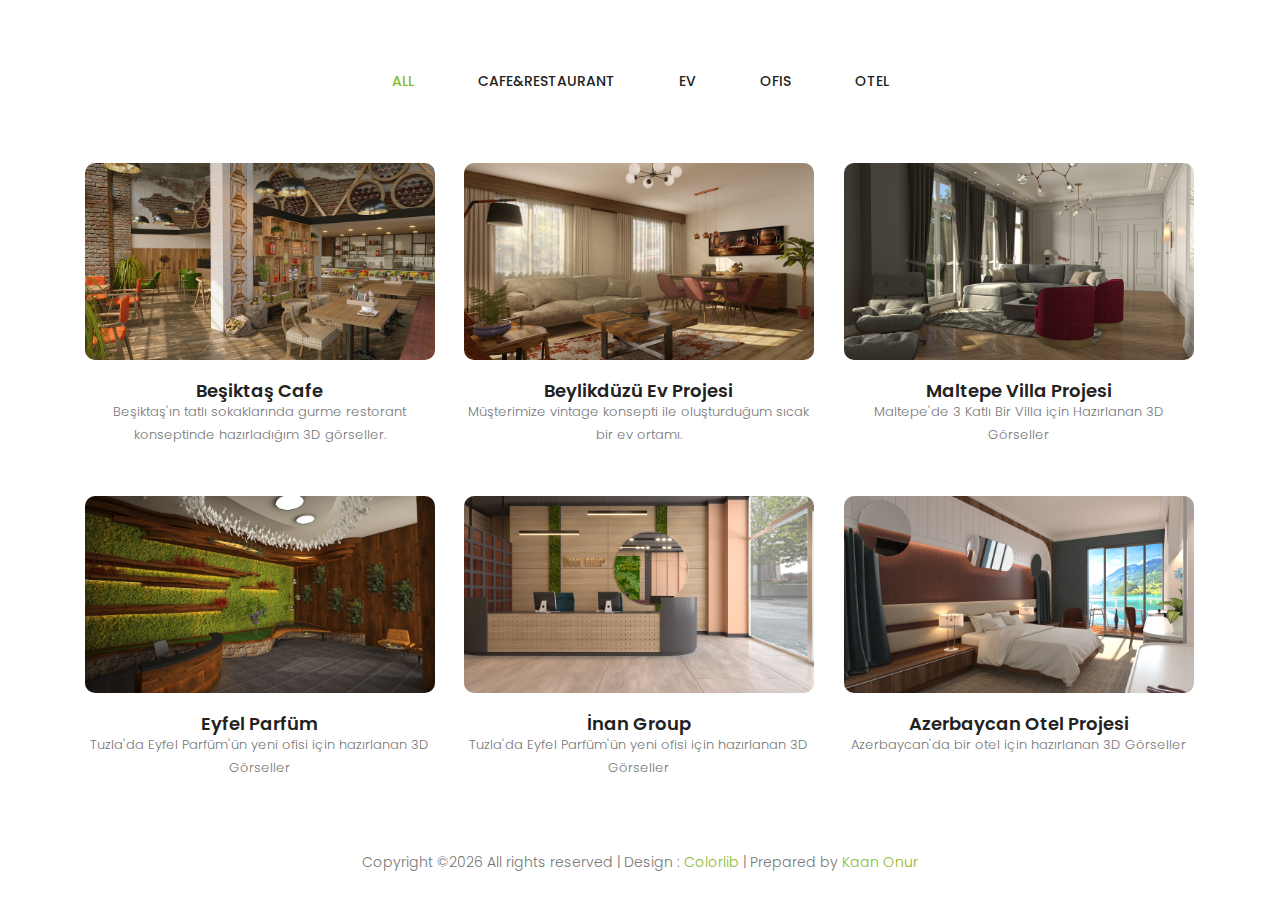
<file: gallery_page/index.html>
<!DOCTYPE html>
	<html lang="zxx" class="no-js">
	<head>
		<!-- Mobile Specific Meta -->
		<meta name="viewport" content="width=device-width, initial-scale=1, shrink-to-fit=no">
		<!-- Favicon-->
		<link rel="shortcut icon" href="img/fav.png">
		<!-- Author Meta -->
		<meta name="author" content="codepixer">
		<!-- Meta Description -->
		<meta name="description" content="">
		<!-- Meta Keyword -->
		<meta name="keywords" content="">
		<!-- meta character set -->
		<meta charset="UTF-8">
		<!-- Site Title -->
		<title>Emre Bayraktar | Projeler</title>

		<link href="https://fonts.googleapis.com/css?family=Poppins:100,200,400,300,500,600,700" rel="stylesheet"> 
			<!--
			CSS
			============================================= -->
			<link rel="stylesheet" href="css/linearicons.css">
			<link rel="stylesheet" href="css/font-awesome.min.css">
			<link rel="stylesheet" href="css/bootstrap.css">
			<link rel="stylesheet" href="css/magnific-popup.css">
			<link rel="stylesheet" href="css/nice-select.css">					
			<link rel="stylesheet" href="css/animate.min.css">
			<link rel="stylesheet" href="css/owl.carousel.css">
			<link rel="stylesheet" href="css/main.css">
		</head>
		<body>
			<div class="protfolio-wrap">	
				
				<!-- Start portfolio-area Area -->	
				<section class="portfolio-area" id="portfolio">
					<div class="container">
						<!--
						  <div class="row d-flex justify-content-center">
							  <div class="menu-content col-lg-10">
								  <div class="title text-center">
									  <h1 class="mb-10">This is what we can do for you</h1>
									  <p>Who are in extremely love with eco friendly system..</p>
								  </div>
							  </div>
						  </div>
						  -->
					  
					  <div class="filters">
						<ul>
						  <li class="active" data-filter="*">All</li>
						  <li data-filter=".corporate">Cafe&Restaurant</li>
						  <li data-filter=".personal">Ev</li>
						  <li data-filter=".agency">Ofis</li>
						  <li data-filter=".portal">Otel</li>
						</ul>
					  </div>
					  
					  <a href="thumber/besiktascafe.html">
					  <div class="filters-content">
						<div class="row grid">
						  <div class="single-portfolio col-sm-4 all corporate">
							<div class="item">
							  <img src="img/caferestaurant/besiktascafe/1.jpg" alt="Work 1">
							  <div class="p-inner"></a>
								<h4>Beşiktaş Cafe</h4>
								<div class="cat">Beşiktaş'ın tatlı sokaklarında gurme restorant konseptinde hazırladığım 3D görseller.</div>
							  </div>
							</div>
						  </div>
						

						<a href="thumber/beylikduzu.html">
						  <div class="single-portfolio col-sm-4 all personal">
							<div class="item">
							  <img src="img/ev/beylikduzu/1.jpg" alt="Work 1">
							  <div class="p-inner"></a>
								<h4>Beylikdüzü Ev Projesi</h4>
								<div class="cat">Müşterimize vintage konsepti ile oluşturduğum sıcak bir ev ortamı.</div>
							  </div>
							</div>
						  </div>
						

						<a href="thumber/maltepevilla.html">
						  <div class="single-portfolio col-sm-4 all personal">
							<div class="item">
							  <img src="img/ev/maltepevilla/kat1/kat1.2.jpg" alt="Work 1">
							  <div class="p-inner"></a>
								<h4>Maltepe Villa Projesi</h4>
								<div class="cat">Maltepe'de 3 Katlı Bir Villa için Hazırlanan 3D Görseller</div>
							  </div>
							</div>
						  </div>
						


						<a href="thumber/eyfel.html">
						  <div class="single-portfolio col-sm-4 all agency">
							<div class="item">
							  <img src="img/ofis/eyfel/sunum1.jpg" alt="Work 1">
							  <div class="p-inner"></a>
								<h4>Eyfel Parfüm</h4>
								<div class="cat">Tuzla'da Eyfel Parfüm'ün yeni ofisi için hazırlanan 3D Görseller</div>
							  </div>
							</div>
						  </div>
						
  
						<a href="thumber/inangroup.html">
						  <div class="single-portfolio col-sm-4 all agency">
							<div class="item">
							  <img src="img/ofis/inangroup/2.jpg" alt="Work 1">
							  <div class="p-inner"></a>
								<h4>İnan Group</h4>
								<div class="cat">Tuzla'da Eyfel Parfüm'ün yeni ofisi için hazırlanan 3D Görseller</div>
							  </div>
							</div>
						  </div>
						

						<a href="thumber/azerbaycan.html">
						  <div class="single-portfolio col-sm-4 all portal">
							<div class="item">
							  <img src="img/otel/azerbaycan/2.jpg" alt="Work 1">
							  <div class="p-inner"></a>
								<h4>Azerbaycan Otel Projesi</h4>
								<div class="cat">Azerbaycan'da bir otel için hazırlanan 3D Görseller</div>
							  </div>
							</div>
						  </div>

						  

						  
							 
						  
						  
						</div>
					  </div>
					  
					</div>
				  </section>
				  <!-- End portfolio-area Area -->	

				<!-- start footer Area -->		
				<footer style="text-align: center;">
							<p class="footer-text">
								<!-- Link back to Colorlib can't be removed. Template is licensed under CC BY 3.0. -->
Copyright &copy;<script>document.write(new Date().getFullYear());</script> All rights reserved | Design : <a href="https://colorlib.com" target="_blank">Colorlib</a> | Prepared by <a href="https://kaanonur.com">Kaan Onur</a>
<!-- Link back to Colorlib can't be removed. Template is licensed under CC BY 3.0. -->
							</p>
				</footer>	
				<!-- End footer Area -->					
			</div>
			<script src="js/vendor/jquery-2.2.4.min.js"></script>
			<script src="https://cdnjs.cloudflare.com/ajax/libs/popper.js/1.12.9/umd/popper.min.js" integrity="sha384-ApNbgh9B+Y1QKtv3Rn7W3mgPxhU9K/ScQsAP7hUibX39j7fakFPskvXusvfa0b4Q" crossorigin="anonymous"></script>
			<script src="js/vendor/bootstrap.min.js"></script>			
  			<script src="js/easing.min.js"></script>			
			<script src="js/jquery.ajaxchimp.min.js"></script>
			<script src="js/jquery.magnific-popup.min.js"></script>	
			<script src="js/owl.carousel.min.js"></script>			
			<script src="js/jquery.sticky.js"></script>			
			<script src="js/jquery.nice-select.min.js"></script>			
			<script src="js/parallax.min.js"></script>	
			<script src="js/mail-script.js"></script>
			<script src="js/isotope.pkgd.min.js"></script>	
			<script src="js/main.js"></script>	
		</body>
	</html>
</file>
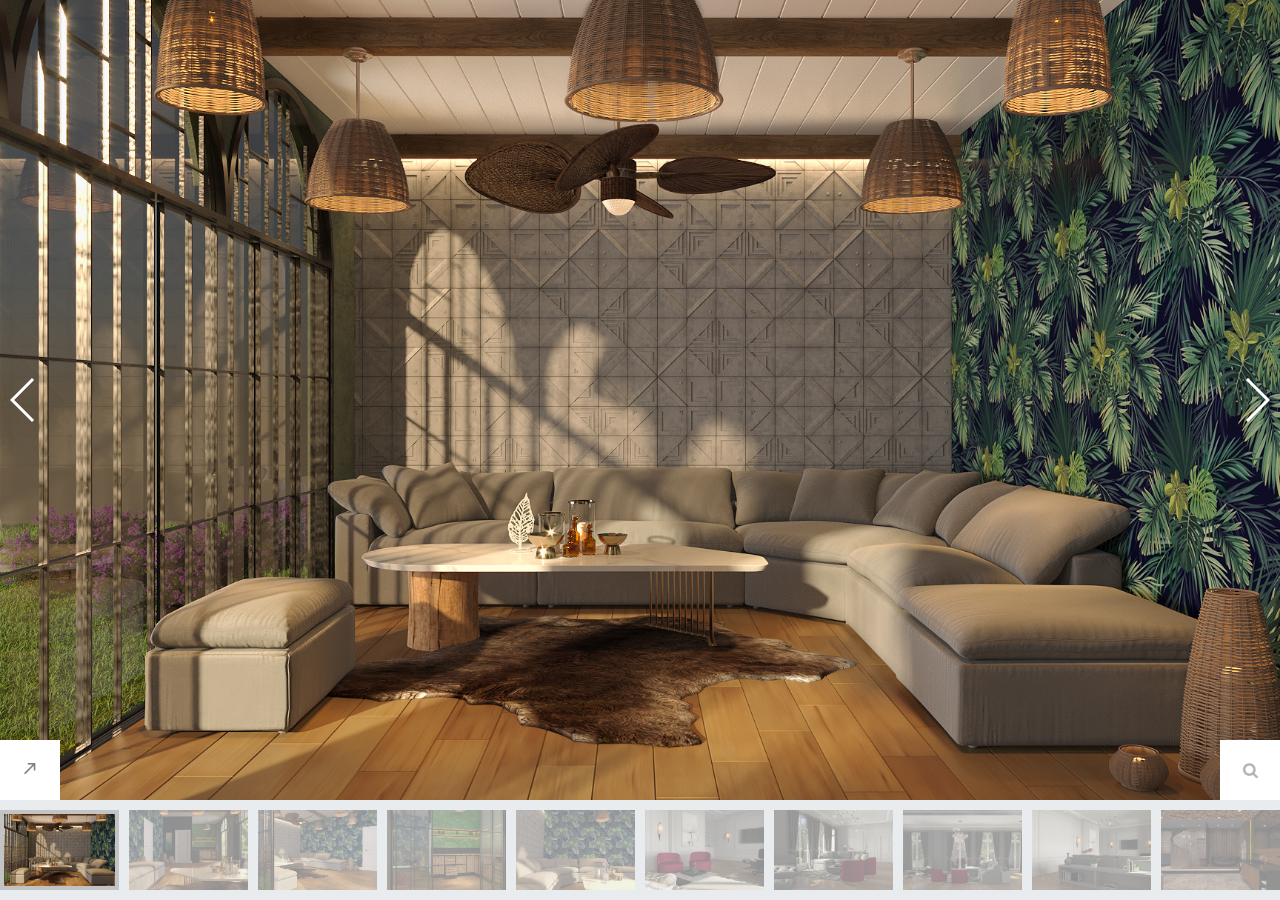
<file: gallery_page/thumber/maltepevilla.html>
<!DOCTYPE html>
<html lang="en">
  <head>
    <title>Maltepe Villa Projesi</title>
    <meta charset="utf-8">
    <meta name="viewport" content="width=device-width, initial-scale=1, shrink-to-fit=no">

    <link href="https://fonts.googleapis.com/css?family=Quicksand:300,400,500,700,900" rel="stylesheet">
    <link rel="stylesheet" href="fonts/icomoon/style.css">

    <link rel="stylesheet" href="css/bootstrap.min.css">
    <link rel="stylesheet" href="css/magnific-popup.css">
    <link rel="stylesheet" href="css/jquery-ui.css">
    <link rel="stylesheet" href="css/owl.carousel.min.css">
    <link rel="stylesheet" href="css/owl.theme.default.min.css">

    <link rel="stylesheet" href="css/bootstrap-datepicker.css">

    <link rel="stylesheet" href="fonts/flaticon/font/flaticon.css">

    <link rel="stylesheet" href="css/aos.css">
    <link rel="stylesheet" href="css/jquery.scrollbar.css">
    <link rel="stylesheet" href="css/fancybox.min.css">
    <link rel="stylesheet" href="css/swiper.min.css">

    <link rel="stylesheet" href="css/style.css">
    
  </head>
  <body>
  

  <div class="site-wrap">

  <div class="site-mobile-menu">
    <div class="site-mobile-menu-header">
      <div class="site-mobile-menu-close mt-3">
        <span class="icon-close2 js-menu-toggle"></span>
      </div>
    </div>
    <div class="site-mobile-menu-body"></div>
  </div>
  

  <div class="swiper-container gallery-top">
<div class="swiper-wrapper">
<div class="swiper-slide cover" style="background-image: url('images/ev/maltepevilla/giris/giris1.jpg');">
  <a href="images/ev/maltepevilla/giris/giris1.jpg" data-fancybox="gallery" class="zoom"><span class="icon-search"></span></a>
  <div class="img-info">
    <span class="btn-toggle-expand"><span class="icon-call_made"></span></span>
    <div class="img-info-content">
      <h2>Maltepe Villa Projesi Giriş Kat</h2>
      <div class="scrollbar-inner style-scrollbar-sm js-scrollbar-container">
        <p class="mb-0">Maltepe'de 3 Katlı bir villadan 3D görseller.</p>
      </div>
    </div>
  </div>
</div>

<!--Giriş Kat Resimleri-->

<div class="swiper-slide cover" style="background-image: url('images/ev/maltepevilla/giris/giris2.jpg');">
  <a href="images/ev/maltepevilla/giris/giris2.jpg" data-fancybox="gallery" class="zoom"><span class="icon-search"></span></a>
</div>

<div class="swiper-slide cover" style="background-image: url('images/ev/maltepevilla/giris/giris3.jpg');">
  <a href="images/ev/maltepevilla/giris/giris3.jpg" data-fancybox="gallery" class="zoom"><span class="icon-search"></span></a>
</div>

<div class="swiper-slide cover" style="background-image: url('images/ev/maltepevilla/giris/giris4.jpg');">
  <a href="images/ev/maltepevilla/giris/giris4.jpg" data-fancybox="gallery" class="zoom"><span class="icon-search"></span></a>
</div>

<div class="swiper-slide cover" style="background-image: url('images/ev/maltepevilla/giris/giris5.jpg');">
  <a href="images/ev/maltepevilla/giris/giris5.jpg" data-fancybox="gallery" class="zoom"><span class="icon-search"></span></a>
</div>


<!--1. Kat Resimleri-->

<div class="swiper-slide cover" style="background-image: url('images/ev/maltepevilla/kat1/kat1.1.jpg');">
  <a href="images/ev/maltepevilla/kat1/kat1.1.jpg" data-fancybox="gallery" class="zoom"><span class="icon-search"></span></a>
  <div class="img-info">
        <span class="btn-toggle-expand"><span class="icon-call_made"></span></span>
        <div class="img-info-content">
          <h2>Maltepe Villa Projesi 1. Kat</h2>
          <div class="scrollbar-inner style-scrollbar-sm js-scrollbar-container">
            <p class="mb-0">Maltepe'de 3 Katlı bir villadan 3D görseller.</p>
          </div>
        </div>
      </div>
</div>

<div class="swiper-slide cover" style="background-image: url('images/ev/maltepevilla/kat1/kat1.2.jpg');">
  <a href="images/ev/maltepevilla/kat1/kat1.2.jpg" data-fancybox="gallery" class="zoom"><span class="icon-search"></span></a>
</div>

<div class="swiper-slide cover" style="background-image: url('images/ev/maltepevilla/kat1/kat1.3.jpg');">
  <a href="images/ev/maltepevilla/kat1/kat1.3.jpg" data-fancybox="gallery" class="zoom"><span class="icon-search"></span></a>
</div>

<div class="swiper-slide cover" style="background-image: url('images/ev/maltepevilla/kat1/kat1.4.jpg');">
  <a href="images/ev/maltepevilla/kat1/kat1.4.jpg" data-fancybox="gallery" class="zoom"><span class="icon-search"></span></a>
</div>

<!--3. Kat Resimleri-->

<div class="swiper-slide cover" style="background-image: url('images/ev/maltepevilla/kat3/sunum1.jpg');">
    <a href="images/ev/maltepevilla/kat3/sunum1.jpg" data-fancybox="gallery" class="zoom"><span class="icon-search"></span></a>
    <div class="img-info">
            <span class="btn-toggle-expand"><span class="icon-call_made"></span></span>
            <div class="img-info-content">
              <h2>Maltepe Villa Projesi 3. Kat</h2>
              <div class="scrollbar-inner style-scrollbar-sm js-scrollbar-container">
                <p class="mb-0">Maltepe'de 3 Katlı bir villadan 3D görseller.</p>
              </div>
            </div>
          </div>
  </div>
  
  <div class="swiper-slide cover" style="background-image: url('images/ev/maltepevilla/kat3/sunum2.jpg');">
    <a href="images/ev/maltepevilla/kat3/sunum2.jpg" data-fancybox="gallery" class="zoom"><span class="icon-search"></span></a>
  </div>
  
  <div class="swiper-slide cover" style="background-image: url('images/ev/maltepevilla/kat3/sunum3.jpg');">
    <a href="images/ev/maltepevilla/kat3/sunum3.jpg" data-fancybox="gallery" class="zoom"><span class="icon-search"></span></a>
  </div>
  
  <div class="swiper-slide cover" style="background-image: url('images/ev/maltepevilla/kat3/sunum4.jpg');">
    <a href="images/ev/maltepevilla/kat3/sunum4.jpg" data-fancybox="gallery" class="zoom"><span class="icon-search"></span></a>
  </div>

  <div class="swiper-slide cover" style="background-image: url('images/ev/maltepevilla/kat3/sunum5.jpg');">
    <a href="images/ev/maltepevilla/kat3/sunum5.jpg" data-fancybox="gallery" class="zoom"><span class="icon-search"></span></a>
  </div>




</div>

<div class="swiper-button-next swiper-button-white"></div>
<div class="swiper-button-prev swiper-button-white"></div>
</div>
<div class="swiper-container gallery-thumbs">
<div class="swiper-wrapper">
    <!--Giriş Kat-->
<div class="swiper-slide cover" style="background-image:url(images/ev/maltepevilla/giris/giris1.jpg)"></div>
<div class="swiper-slide cover" style="background-image:url(images/ev/maltepevilla/giris/giris2.jpg)"></div>
<div class="swiper-slide cover" style="background-image:url(images/ev/maltepevilla/giris/giris3.jpg)"></div>
<div class="swiper-slide cover" style="background-image:url(images/ev/maltepevilla/giris/giris4.jpg)"></div>
<div class="swiper-slide cover" style="background-image:url(images/ev/maltepevilla/giris/giris5.jpg)"></div>
<!--1.Kat-->
<div class="swiper-slide cover" style="background-image:url(images/ev/maltepevilla/kat1/kat1.1.jpg)"></div>
<div class="swiper-slide cover" style="background-image:url(images/ev/maltepevilla/kat1/kat1.2.jpg)"></div>
<div class="swiper-slide cover" style="background-image:url(images/ev/maltepevilla/kat1/kat1.3.jpg)"></div>
<div class="swiper-slide cover" style="background-image:url(images/ev/maltepevilla/kat1/kat1.4.jpg)"></div>
<!--3.Kat-->
<div class="swiper-slide cover" style="background-image:url(images/ev/maltepevilla/kat3/sunum1.jpg)"></div>
<div class="swiper-slide cover" style="background-image:url(images/ev/maltepevilla/kat3/sunum2.jpg)"></div>
<div class="swiper-slide cover" style="background-image:url(images/ev/maltepevilla/kat3/sunum3.jpg)"></div>
<div class="swiper-slide cover" style="background-image:url(images/ev/maltepevilla/kat3/sunum4.jpg)"></div>
<div class="swiper-slide cover" style="background-image:url(images/ev/maltepevilla/kat3/sunum5.jpg)"></div>
</div>
</div>

</div> <!-- .site-wrap -->

  <script src="js/jquery-3.3.1.min.js"></script>
  <script src="js/jquery-migrate-3.0.1.min.js"></script>
  <script src="js/jquery-ui.js"></script>
  <script src="js/popper.min.js"></script>
  <script src="js/bootstrap.min.js"></script>
  <script src="js/owl.carousel.min.js"></script>
  <!-- <script src="js/jquery.stellar.min.js"></script> -->
  <script src="js/jquery.countdown.min.js"></script>
  <script src="js/jquery.magnific-popup.min.js"></script>
  <script src="js/bootstrap-datepicker.min.js"></script>
  <script src="js/aos.js"></script>

  <script src="js/jquery.fancybox.min.js"></script>
  <script src="js/swiper.min.js"></script>
  <script src="js/jquery.scrollbar.js"></script>
  <script src="js/main.js"></script>

  
    
  </body>
</html>
</file>
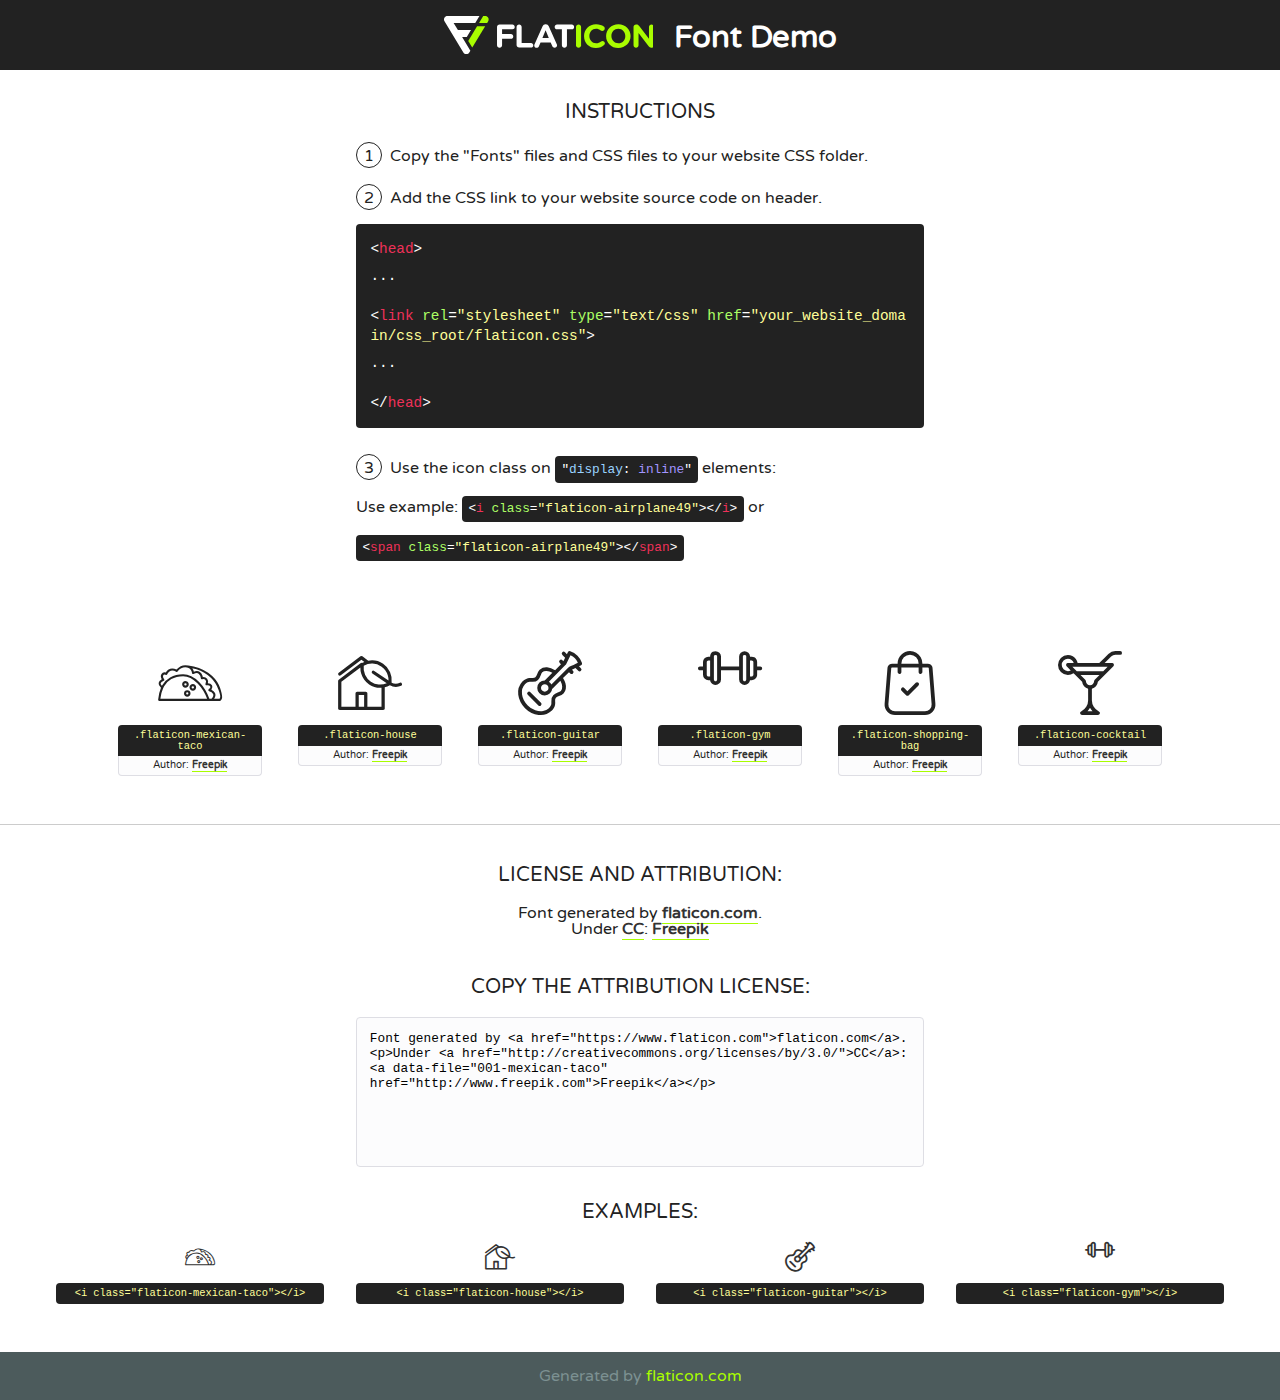
<file: gallery_page/thumber/fonts/flaticon/font/flaticon.html>
<!DOCTYPE html>
<!--
  Flaticon icon font: Flaticon
  Creation date: 11/02/2019 11:47
-->
<html>
<!DOCTYPE html>
<html>

<head>
    <title>Flaticon WebFont</title>
    <link href="http://fonts.googleapis.com/css?family=Varela+Round" rel="stylesheet" type="text/css" />
    <link rel="stylesheet" type="text/css" href="flaticon.css">
    <meta charset="UTF-8">
    <style>
    html, body, div, span, applet, object, iframe,
    h1, h2, h3, h4, h5, h6, p, blockquote, pre,
    a, abbr, acronym, address, big, cite, code,
    del, dfn, em, img, ins, kbd, q, s, samp,
    small, strike, strong, sub, sup, tt, var,
    b, u, i, center,
    dl, dt, dd, ol, ul, li,
    fieldset, form, label, legend,
    table, caption, tbody, tfoot, thead, tr, th, td,
    article, aside, canvas, details, embed, 
    figure, figcaption, footer, header, hgroup, 
    menu, nav, output, ruby, section, summary,
    time, mark, audio, video {
        margin: 0;
        padding: 0;
        border: 0;
        font-size: 100%;
        font: inherit;
        vertical-align: baseline;
    }
    /* HTML5 display-role reset for older browsers */
    article, aside, details, figcaption, figure, 
    footer, header, hgroup, menu, nav, section {
        display: block;
    }
    body {
        line-height: 1;
    }
    ol, ul {
        list-style: none;
    }
    blockquote, q {
        quotes: none;
    }
    blockquote:before, blockquote:after,
    q:before, q:after {
        content: '';
        content: none;
    }
    table {
        border-collapse: collapse;
        border-spacing: 0;
    }
    body {
        font-family: 'Varela Round', Helvetica, Arial, sans-serif;
        font-size: 16px;
        color: #222;
    }
    a {
        color: #333;
        border-bottom: 1px solid #a9fd00;
        font-weight: bold;
        text-decoration: none;
    }
    * {
        -moz-box-sizing: border-box;
        -webkit-box-sizing: border-box;
        box-sizing: border-box;
        margin: 0;
        padding: 0;
    }
    [class^="flaticon-"]:before, [class*=" flaticon-"]:before, [class^="flaticon-"]:after, [class*=" flaticon-"]:after {
        font-family: Flaticon;
        font-size: 30px;
        font-style: normal;
        margin-left: 20px;
        color: #333;
    }
    .wrapper {
        max-width: 600px;
        margin: auto;
        padding: 0 1em;
    }
    .title {
        font-size: 1.25em;
        text-align: center;
        margin-bottom: 1em;
        text-transform: uppercase;
    }
    header {
        text-align: center;
        background-color: #222;
        color: #fff;
        padding: 1em;
    }
    header .logo {
        width: 210px;
        height: 38px;
        display: inline-block;
        vertical-align: middle;
        margin-right: 1em;
        border: none;
    }
    header strong {
        font-size: 1.95em;
        font-weight: bold;
        vertical-align: middle;
        margin-top: 5px;
        display: inline-block;
    }
    .demo {
        margin: 2em auto;
        line-height: 1.25em;
    }
    .demo ul li {
        margin-bottom: 1em;
    }
    .demo ul li .num {
        color: #222;
        border-radius: 20px;
        display: inline-block;
        width: 26px;
        padding: 3px;
        height: 26px;
        text-align: center;
        margin-right: 0.5em;
        border: 1px solid #222;
    }
    .demo ul li code {
        background-color: #222;
        border-radius: 4px;
        padding: 0.25em 0.5em;
        display: inline-block;
        color: #fff;
        font-family: Consolas,Monaco,Lucida Console,Liberation Mono,DejaVu Sans Mono,Bitstream Vera Sans Mono,Courier New, monospace;
        font-weight: lighter;
        margin-top: 1em;
        font-size: 0.8em;
        word-break: break-all;
    }
    .demo ul li code.big {
        padding: 1em;
        font-size: 0.9em;
    }
    .demo ul li code .red {
        color: #EF3159;
    }
    .demo ul li code .green {
        color: #ACFF65;
    }
    .demo ul li code .yellow {
        color: #FFFF99;
    }
    .demo ul li code .blue {
        color: #99D3FF;
    }
    .demo ul li code .purple {
        color: #A295FF;
    }
    .demo ul li code .dots {
        margin-top: 0.5em;
        display: block;
    }
    #glyphs {
        border-bottom: 1px solid #ccc;
        padding: 2em 0;
        text-align: center;
    }
    .glyph {
        display: inline-block;
        width: 9em;
        margin: 1em;
        text-align: center;
        vertical-align: top;
        background: #FFF;
    }
    .glyph .glyph-icon {
        padding: 10px;
        display: block;
        font-family:"Flaticon";
        font-size: 64px;
        line-height: 1;
    }
    .glyph .glyph-icon:before {
        font-size: 64px;
        color: #222;
        margin-left: 0;
    }
    .class-name {
        font-size: 0.65em;
        background-color: #222;
        color: #fff;
        border-radius: 4px 4px 0 0;
        padding: 0.5em;
        color: #FFFF99;
        font-family: Consolas,Monaco,Lucida Console,Liberation Mono,DejaVu Sans Mono,Bitstream Vera Sans Mono,Courier New, monospace;
    }
    .author-name {
        font-size: 0.6em;
        background-color: #fcfcfd;
        border: 1px solid #DEDEE4;
        border-top: 0;
        border-radius: 0 0 4px 4px;
        padding: 0.5em;
    }
    .class-name:last-child {
        font-size: 10px;
        color:#888;
    }
    .class-name:last-child a {
        font-size: 10px;
        color:#555;
    }
    .class-name:last-child a:hover {
        color:#a9fd00;
    }
    .glyph > input {
        display: block;
        width: 100px;
        margin: 5px auto;
        text-align: center;
        font-size: 12px;
        cursor: text;
    }
    .glyph > input.icon-input {
        font-family:"Flaticon";
        font-size: 16px;
        margin-bottom: 10px;
    }
    .attribution .title {
        margin-top: 2em;
    }
    .attribution textarea {
        background-color: #fcfcfd;
        padding: 1em;
        border: none;
        box-shadow: none;
        border: 1px solid #DEDEE4;
        border-radius: 4px;
        resize: none;
        width: 100%;
        height: 150px;
        font-size: 0.8em;
        font-family: Consolas,Monaco,Lucida Console,Liberation Mono,DejaVu Sans Mono,Bitstream Vera Sans Mono,Courier New, monospace;
        -webkit-appearance: none;
    }
    .iconsuse {
        margin: 2em auto;
        text-align: center;
        max-width: 1200px;
    }
    .iconsuse:after {
        content: '';
        display: table;
        clear: both;
    }
    .iconsuse .image {
        float: left;
        width: 25%;
        padding: 0 1em;
    }
    .iconsuse .image p {
        margin-bottom: 1em;
    }
    .iconsuse .image span {
        display: block;
        font-size: 0.65em;
        background-color: #222;
        color: #fff;
        border-radius: 4px;
        padding: 0.5em;
        color: #FFFF99;
        margin-top: 1em;
        font-family: Consolas,Monaco,Lucida Console,Liberation Mono,DejaVu Sans Mono,Bitstream Vera Sans Mono,Courier New, monospace;
    }
    #footer {
        text-align: center;
        background-color: #4C5B5C;
        color: #7c9192;
        padding: 1em;
    }
    #footer a {
        border: none;
        color: #a9fd00;
        font-weight: normal;
    }
    @media (max-width: 960px) {
        .iconsuse .image {
            width: 50%;
        }
    }
    @media (max-width: 560px) {
        .iconsuse .image {
            width: 100%;
        }
    }
    </style>
</head>

<body class="characters-off">

    <header>
        <a href="https://www.flaticon.com" target="_blank" class="logo">
            <svg version="1.1" xmlns="http://www.w3.org/2000/svg" xmlns:xlink="http://www.w3.org/1999/xlink" xmlns:a="http://ns.adobe.com/AdobeSVGViewerExtensions/3.0/" viewBox="0 0 560.875 102.036" enable-background="new 0 0 560.875 102.036" xml:space="preserve">
                <defs>
                </defs>
                <g>
                    <g class="letters">
                        <path fill="#ffffff" d="M141.596,29.675c0-3.777,2.985-6.767,6.764-6.767h34.438c3.426,0,6.15,2.728,6.15,6.15
                        c0,3.43-2.724,6.149-6.15,6.149h-27.674v13.091h23.719c3.429,0,6.151,2.724,6.151,6.15c0,3.43-2.723,6.149-6.151,6.149h-23.719
                        v17.574c0,3.773-2.986,6.761-6.764,6.761c-3.779,0-6.764-2.989-6.764-6.761V29.675z"></path>
                        <path fill="#ffffff" d="M193.844,29.149c0-3.781,2.985-6.767,6.764-6.767c3.776,0,6.763,2.985,6.763,6.767v42.957h25.039
                        c3.426,0,6.149,2.726,6.149,6.153c0,3.425-2.723,6.15-6.149,6.15h-31.802c-3.779,0-6.764-2.986-6.764-6.768V29.149z"></path>
                        <path fill="#ffffff" d="M241.891,75.71l21.438-48.407c1.492-3.341,4.215-5.357,7.906-5.357h0.792
                        c3.686,0,6.323,2.017,7.815,5.357l21.439,48.407c0.436,0.967,0.701,1.845,0.701,2.723c0,3.602-2.809,6.501-6.414,6.501
                        c-3.161,0-5.269-1.845-6.499-4.655l-4.132-9.661h-27.059l-4.301,10.102c-1.144,2.631-3.426,4.214-6.237,4.214
                        c-3.517,0-6.24-2.81-6.24-6.325C241.1,77.64,241.451,76.677,241.891,75.71z M279.932,58.666l-8.521-20.297l-8.526,20.297H279.932
                        z"></path>
                        <path fill="#ffffff" d="M314.864,35.387H301.86c-3.429,0-6.239-2.813-6.239-6.238c0-3.429,2.811-6.24,6.239-6.24h39.533
                        c3.426,0,6.237,2.811,6.237,6.24c0,3.425-2.811,6.238-6.237,6.238h-13.001v42.785c0,3.773-2.99,6.761-6.764,6.761
                        c-3.779,0-6.764-2.989-6.764-6.761V35.387z"></path>
                        <path fill="#A9FD00" d="M352.615,29.149c0-3.781,2.985-6.767,6.767-6.767c3.774,0,6.761,2.985,6.761,6.767v49.024
                        c0,3.773-2.987,6.761-6.761,6.761c-3.781,0-6.767-2.989-6.767-6.761V29.149z"></path>
                        <path fill="#A9FD00" d="M374.132,53.836v-0.179c0-17.481,13.178-31.801,32.065-31.801c9.22,0,15.459,2.458,20.557,6.238
                        c1.402,1.054,2.637,2.985,2.637,5.357c0,3.692-2.985,6.59-6.681,6.59c-1.845,0-3.071-0.702-4.044-1.319
                        c-3.776-2.813-7.729-4.393-12.562-4.393c-10.364,0-17.831,8.611-17.831,19.154v0.173c0,10.542,7.291,19.329,17.831,19.329
                        c5.715,0,9.492-1.756,13.359-4.834c1.049-0.874,2.458-1.491,4.039-1.491c3.429,0,6.325,2.813,6.325,6.236
                        c0,2.106-1.056,3.78-2.282,4.834c-5.539,4.834-12.036,7.733-21.878,7.733C387.572,85.464,374.132,71.493,374.132,53.836z"></path>
                        <path fill="#A9FD00" d="M433.009,53.836v-0.179c0-17.481,13.79-31.801,32.766-31.801c18.981,0,32.592,14.143,32.592,31.628v0.173
                        c0,17.483-13.785,31.807-32.769,31.807C446.625,85.464,433.009,71.32,433.009,53.836z M484.224,53.836v-0.179
                        c0-10.539-7.725-19.326-18.626-19.326c-10.893,0-18.449,8.611-18.449,19.154v0.173c0,10.542,7.73,19.329,18.626,19.329
                        C476.676,72.986,484.224,64.378,484.224,53.836z"></path>
                        <path fill="#A9FD00" d="M506.233,29.321c0-3.774,2.99-6.763,6.767-6.763h1.401c3.252,0,5.183,1.583,7.029,3.953l26.093,34.265
                        V29.059c0-3.692,2.99-6.677,6.681-6.677c3.683,0,6.671,2.985,6.671,6.677v48.934c0,3.78-2.987,6.765-6.764,6.765h-0.436
                        c-3.257,0-5.188-1.581-7.034-3.953l-27.056-35.492v32.944c0,3.687-2.985,6.676-6.678,6.676c-3.683,0-6.673-2.989-6.673-6.676
                        V29.321z"></path>
                    </g>
                    <g class="insignia">
                        <path fill="#ffffff" d="M48.372,56.137h12.517l11.156-18.537H37.186L25.688,18.539h57.825L94.668,0H9.271
                        C5.925,0,2.842,1.801,1.198,4.716c-1.644,2.907-1.593,6.482,0.134,9.343l50.38,83.501c1.678,2.781,4.689,4.476,7.938,4.476
                        c3.246,0,6.257-1.695,7.935-4.476l2.898-4.804L48.372,56.137z"></path>
                        <g class="i">
                            <path fill="#A9FD00" d="M93.575,18.539h0.031v0.004l21.652,0.004l2.705-4.488c1.727-2.861,1.778-6.436,0.133-9.343
                            C116.454,1.801,113.371,0,110.026,0h-5.294L93.575,18.539z"></path>
                            <polygon fill="#A9FD00" points="88.291,27.356 64.725,66.486 75.519,84.404 109.942,27.356"></polygon>
                        </g>
                    </g>
                </g>
            </svg>
        </a>
        <strong>Font Demo</strong>
    </header>


    <section class="demo wrapper">

        <p class="title">Instructions</p>

        <ul>
            <li>
                <span class="num">1</span>Copy the "Fonts" files and CSS files to your website CSS folder.
            </li>
            <li>
                <span class="num">2</span>Add the CSS link to your website source code on header.
                <code class="big">
                    &lt;<span class="red">head</span>&gt;
                    <br/><span class="dots">...</span>
                    <br/>&lt;<span class="red">link</span> <span class="green">rel</span>=<span class="yellow">"stylesheet"</span> <span class="green">type</span>=<span class="yellow">"text/css"</span> <span class="green">href</span>=<span class="yellow">"your_website_domain/css_root/flaticon.css"</span>&gt;
                    <br/><span class="dots">...</span>
                    <br/>&lt;/<span class="red">head</span>&gt;
                </code>
            </li>

            <li>
                <p>
                    <span class="num">3</span>Use the icon class on <code>"<span class="blue">display</span>:<span class="purple"> inline</span>"</code> elements:
                    <br />
                    Use example: <code>&lt;<span class="red">i</span> <span class="green">class</span>=<span class="yellow">&quot;flaticon-airplane49&quot;</span>&gt;&lt;/<span class="red">i</span>&gt;</code> or <code>&lt;<span class="red">span</span> <span class="green">class</span>=<span class="yellow">&quot;flaticon-airplane49&quot;</span>&gt;&lt;/<span class="red">span</span>&gt;</code>
            </li>
        </ul>

    </section>




   <section id="glyphs">          
    
      
        <div class="glyph"><div class="glyph-icon flaticon-mexican-taco"></div>
            <div class="class-name">.flaticon-mexican-taco</div>
            <div class="author-name">Author: <a data-file="001-mexican-taco" href="http://www.freepik.com">Freepik</a> </div> 
        </div>        
        
        <div class="glyph"><div class="glyph-icon flaticon-house"></div>
            <div class="class-name">.flaticon-house</div>
            <div class="author-name">Author: <a data-file="002-house" href="http://www.freepik.com">Freepik</a> </div> 
        </div>        
        
        <div class="glyph"><div class="glyph-icon flaticon-guitar"></div>
            <div class="class-name">.flaticon-guitar</div>
            <div class="author-name">Author: <a data-file="003-guitar" href="http://www.freepik.com">Freepik</a> </div> 
        </div>        
        
        <div class="glyph"><div class="glyph-icon flaticon-gym"></div>
            <div class="class-name">.flaticon-gym</div>
            <div class="author-name">Author: <a data-file="004-gym" href="http://www.freepik.com">Freepik</a> </div> 
        </div>        
        
        <div class="glyph"><div class="glyph-icon flaticon-shopping-bag"></div>
            <div class="class-name">.flaticon-shopping-bag</div>
            <div class="author-name">Author: <a data-file="005-shopping-bag" href="http://www.freepik.com">Freepik</a> </div> 
        </div>        
        
        <div class="glyph"><div class="glyph-icon flaticon-cocktail"></div>
            <div class="class-name">.flaticon-cocktail</div>
            <div class="author-name">Author: <a data-file="006-cocktail" href="http://www.freepik.com">Freepik</a> </div> 
        </div>        
        

    </section>



    <section class="attribution wrapper"   style="text-align:center;">

      <div class="title">License and attribution:</div><div class="attrDiv">Font generated by <a href="https://www.flaticon.com">flaticon.com</a>. <div><p>Under <a href="http://creativecommons.org/licenses/by/3.0/">CC</a>: <a data-file="001-mexican-taco" href="http://www.freepik.com">Freepik</a></p>  </div>
      </div>
      <div class="title">Copy the Attribution License:</div>

    <textarea onclick="this.focus();this.select();">Font generated by &lt;a href=&quot;https://www.flaticon.com&quot;&gt;flaticon.com&lt;/a&gt;. <p>Under <a href="http://creativecommons.org/licenses/by/3.0/">CC</a>: <a data-file="001-mexican-taco" href="http://www.freepik.com">Freepik</a></p>  
     </textarea>

    </section>

    <section class="iconsuse">

          <div class="title">Examples:</div>            
             
            <div class="image">
                <p>
                    <i class="glyph-icon flaticon-mexican-taco"></i> 
                    <span>&lt;i class=&quot;flaticon-mexican-taco&quot;&gt;&lt;/i&gt;</span>
                </p>
            </div>
            
            <div class="image">
                <p>
                    <i class="glyph-icon flaticon-house"></i> 
                    <span>&lt;i class=&quot;flaticon-house&quot;&gt;&lt;/i&gt;</span>
                </p>
            </div>
            
            <div class="image">
                <p>
                    <i class="glyph-icon flaticon-guitar"></i> 
                    <span>&lt;i class=&quot;flaticon-guitar&quot;&gt;&lt;/i&gt;</span>
                </p>
            </div>
            
            <div class="image">
                <p>
                    <i class="glyph-icon flaticon-gym"></i> 
                    <span>&lt;i class=&quot;flaticon-gym&quot;&gt;&lt;/i&gt;</span>
                </p>
            </div>
                       
        </div>
                            
    </section>

<div id="footer">
    <div>Generated by <a href="https://www.flaticon.com">flaticon.com</a>
    </div>
</div>



</body>
</html>
</file>
<file: gallery_page/css/linearicons.css>
@font-face {
	font-family: 'Linearicons-Free';
	src:url('../fonts/Linearicons-Free.eot?w118d');
	src:url('../fonts/Linearicons-Free.eot?#iefixw118d') format('embedded-opentype'),
		url('../fonts/Linearicons-Free.woff2?w118d') format('woff2'),
		url('../fonts/Linearicons-Free.woff?w118d') format('woff'),
		url('../fonts/Linearicons-Free.ttf?w118d') format('truetype'),
		url('../fonts/Linearicons-Free.svg?w118d#Linearicons-Free') format('svg');
	font-weight: normal;
	font-style: normal;
}

.lnr {
	font-family: 'Linearicons-Free';
	speak: none;
	font-style: normal;
	font-weight: normal;
	font-variant: normal;
	text-transform: none;
	line-height: 1;

	/* Better Font Rendering =========== */
	-webkit-font-smoothing: antialiased;
	-moz-osx-font-smoothing: grayscale;
}

.lnr-home:before {
	content: "\e800";
}
.lnr-apartment:before {
	content: "\e801";
}
.lnr-pencil:before {
	content: "\e802";
}
.lnr-magic-wand:before {
	content: "\e803";
}
.lnr-drop:before {
	content: "\e804";
}
.lnr-lighter:before {
	content: "\e805";
}
.lnr-poop:before {
	content: "\e806";
}
.lnr-sun:before {
	content: "\e807";
}
.lnr-moon:before {
	content: "\e808";
}
.lnr-cloud:before {
	content: "\e809";
}
.lnr-cloud-upload:before {
	content: "\e80a";
}
.lnr-cloud-download:before {
	content: "\e80b";
}
.lnr-cloud-sync:before {
	content: "\e80c";
}
.lnr-cloud-check:before {
	content: "\e80d";
}
.lnr-database:before {
	content: "\e80e";
}
.lnr-lock:before {
	content: "\e80f";
}
.lnr-cog:before {
	content: "\e810";
}
.lnr-trash:before {
	content: "\e811";
}
.lnr-dice:before {
	content: "\e812";
}
.lnr-heart:before {
	content: "\e813";
}
.lnr-star:before {
	content: "\e814";
}
.lnr-star-half:before {
	content: "\e815";
}
.lnr-star-empty:before {
	content: "\e816";
}
.lnr-flag:before {
	content: "\e817";
}
.lnr-envelope:before {
	content: "\e818";
}
.lnr-paperclip:before {
	content: "\e819";
}
.lnr-inbox:before {
	content: "\e81a";
}
.lnr-eye:before {
	content: "\e81b";
}
.lnr-printer:before {
	content: "\e81c";
}
.lnr-file-empty:before {
	content: "\e81d";
}
.lnr-file-add:before {
	content: "\e81e";
}
.lnr-enter:before {
	content: "\e81f";
}
.lnr-exit:before {
	content: "\e820";
}
.lnr-graduation-hat:before {
	content: "\e821";
}
.lnr-license:before {
	content: "\e822";
}
.lnr-music-note:before {
	content: "\e823";
}
.lnr-film-play:before {
	content: "\e824";
}
.lnr-camera-video:before {
	content: "\e825";
}
.lnr-camera:before {
	content: "\e826";
}
.lnr-picture:before {
	content: "\e827";
}
.lnr-book:before {
	content: "\e828";
}
.lnr-bookmark:before {
	content: "\e829";
}
.lnr-user:before {
	content: "\e82a";
}
.lnr-users:before {
	content: "\e82b";
}
.lnr-shirt:before {
	content: "\e82c";
}
.lnr-store:before {
	content: "\e82d";
}
.lnr-cart:before {
	content: "\e82e";
}
.lnr-tag:before {
	content: "\e82f";
}
.lnr-phone-handset:before {
	content: "\e830";
}
.lnr-phone:before {
	content: "\e831";
}
.lnr-pushpin:before {
	content: "\e832";
}
.lnr-map-marker:before {
	content: "\e833";
}
.lnr-map:before {
	content: "\e834";
}
.lnr-location:before {
	content: "\e835";
}
.lnr-calendar-full:before {
	content: "\e836";
}
.lnr-keyboard:before {
	content: "\e837";
}
.lnr-spell-check:before {
	content: "\e838";
}
.lnr-screen:before {
	content: "\e839";
}
.lnr-smartphone:before {
	content: "\e83a";
}
.lnr-tablet:before {
	content: "\e83b";
}
.lnr-laptop:before {
	content: "\e83c";
}
.lnr-laptop-phone:before {
	content: "\e83d";
}
.lnr-power-switch:before {
	content: "\e83e";
}
.lnr-bubble:before {
	content: "\e83f";
}
.lnr-heart-pulse:before {
	content: "\e840";
}
.lnr-construction:before {
	content: "\e841";
}
.lnr-pie-chart:before {
	content: "\e842";
}
.lnr-chart-bars:before {
	content: "\e843";
}
.lnr-gift:before {
	content: "\e844";
}
.lnr-diamond:before {
	content: "\e845";
}
.lnr-linearicons:before {
	content: "\e846";
}
.lnr-dinner:before {
	content: "\e847";
}
.lnr-coffee-cup:before {
	content: "\e848";
}
.lnr-leaf:before {
	content: "\e849";
}
.lnr-paw:before {
	content: "\e84a";
}
.lnr-rocket:before {
	content: "\e84b";
}
.lnr-briefcase:before {
	content: "\e84c";
}
.lnr-bus:before {
	content: "\e84d";
}
.lnr-car:before {
	content: "\e84e";
}
.lnr-train:before {
	content: "\e84f";
}
.lnr-bicycle:before {
	content: "\e850";
}
.lnr-wheelchair:before {
	content: "\e851";
}
.lnr-select:before {
	content: "\e852";
}
.lnr-earth:before {
	content: "\e853";
}
.lnr-smile:before {
	content: "\e854";
}
.lnr-sad:before {
	content: "\e855";
}
.lnr-neutral:before {
	content: "\e856";
}
.lnr-mustache:before {
	content: "\e857";
}
.lnr-alarm:before {
	content: "\e858";
}
.lnr-bullhorn:before {
	content: "\e859";
}
.lnr-volume-high:before {
	content: "\e85a";
}
.lnr-volume-medium:before {
	content: "\e85b";
}
.lnr-volume-low:before {
	content: "\e85c";
}
.lnr-volume:before {
	content: "\e85d";
}
.lnr-mic:before {
	content: "\e85e";
}
.lnr-hourglass:before {
	content: "\e85f";
}
.lnr-undo:before {
	content: "\e860";
}
.lnr-redo:before {
	content: "\e861";
}
.lnr-sync:before {
	content: "\e862";
}
.lnr-history:before {
	content: "\e863";
}
.lnr-clock:before {
	content: "\e864";
}
.lnr-download:before {
	content: "\e865";
}
.lnr-upload:before {
	content: "\e866";
}
.lnr-enter-down:before {
	content: "\e867";
}
.lnr-exit-up:before {
	content: "\e868";
}
.lnr-bug:before {
	content: "\e869";
}
.lnr-code:before {
	content: "\e86a";
}
.lnr-link:before {
	content: "\e86b";
}
.lnr-unlink:before {
	content: "\e86c";
}
.lnr-thumbs-up:before {
	content: "\e86d";
}
.lnr-thumbs-down:before {
	content: "\e86e";
}
.lnr-magnifier:before {
	content: "\e86f";
}
.lnr-cross:before {
	content: "\e870";
}
.lnr-menu:before {
	content: "\e871";
}
.lnr-list:before {
	content: "\e872";
}
.lnr-chevron-up:before {
	content: "\e873";
}
.lnr-chevron-down:before {
	content: "\e874";
}
.lnr-chevron-left:before {
	content: "\e875";
}
.lnr-chevron-right:before {
	content: "\e876";
}
.lnr-arrow-up:before {
	content: "\e877";
}
.lnr-arrow-down:before {
	content: "\e878";
}
.lnr-arrow-left:before {
	content: "\e879";
}
.lnr-arrow-right:before {
	content: "\e87a";
}
.lnr-move:before {
	content: "\e87b";
}
.lnr-warning:before {
	content: "\e87c";
}
.lnr-question-circle:before {
	content: "\e87d";
}
.lnr-menu-circle:before {
	content: "\e87e";
}
.lnr-checkmark-circle:before {
	content: "\e87f";
}
.lnr-cross-circle:before {
	content: "\e880";
}
.lnr-plus-circle:before {
	content: "\e881";
}
.lnr-circle-minus:before {
	content: "\e882";
}
.lnr-arrow-up-circle:before {
	content: "\e883";
}
.lnr-arrow-down-circle:before {
	content: "\e884";
}
.lnr-arrow-left-circle:before {
	content: "\e885";
}
.lnr-arrow-right-circle:before {
	content: "\e886";
}
.lnr-chevron-up-circle:before {
	content: "\e887";
}
.lnr-chevron-down-circle:before {
	content: "\e888";
}
.lnr-chevron-left-circle:before {
	content: "\e889";
}
.lnr-chevron-right-circle:before {
	content: "\e88a";
}
.lnr-crop:before {
	content: "\e88b";
}
.lnr-frame-expand:before {
	content: "\e88c";
}
.lnr-frame-contract:before {
	content: "\e88d";
}
.lnr-layers:before {
	content: "\e88e";
}
.lnr-funnel:before {
	content: "\e88f";
}
.lnr-text-format:before {
	content: "\e890";
}
.lnr-text-format-remove:before {
	content: "\e891";
}
.lnr-text-size:before {
	content: "\e892";
}
.lnr-bold:before {
	content: "\e893";
}
.lnr-italic:before {
	content: "\e894";
}
.lnr-underline:before {
	content: "\e895";
}
.lnr-strikethrough:before {
	content: "\e896";
}
.lnr-highlight:before {
	content: "\e897";
}
.lnr-text-align-left:before {
	content: "\e898";
}
.lnr-text-align-center:before {
	content: "\e899";
}
.lnr-text-align-right:before {
	content: "\e89a";
}
.lnr-text-align-justify:before {
	content: "\e89b";
}
.lnr-line-spacing:before {
	content: "\e89c";
}
.lnr-indent-increase:before {
	content: "\e89d";
}
.lnr-indent-decrease:before {
	content: "\e89e";
}
.lnr-pilcrow:before {
	content: "\e89f";
}
.lnr-direction-ltr:before {
	content: "\e8a0";
}
.lnr-direction-rtl:before {
	content: "\e8a1";
}
.lnr-page-break:before {
	content: "\e8a2";
}
.lnr-sort-alpha-asc:before {
	content: "\e8a3";
}
.lnr-sort-amount-asc:before {
	content: "\e8a4";
}
.lnr-hand:before {
	content: "\e8a5";
}
.lnr-pointer-up:before {
	content: "\e8a6";
}
.lnr-pointer-right:before {
	content: "\e8a7";
}
.lnr-pointer-down:before {
	content: "\e8a8";
}
.lnr-pointer-left:before {
	content: "\e8a9";
}
</file>
<file: gallery_page/css/nice-select.css>
.nice-select {
  -webkit-tap-highlight-color: transparent;
  background-color: #fff;
  border-radius: 5px;
  border: solid 1px #e8e8e8;
  box-sizing: border-box;
  clear: both;
  cursor: pointer;
  display: block;
  float: left;
  font-family: inherit;
  font-size: 14px;
  font-weight: normal;
  height: 42px;
  line-height: 40px;
  outline: none;
  padding-left: 18px;
  padding-right: 30px;
  position: relative;
  text-align: left !important;
  -webkit-transition: all 0.2s ease-in-out;
  transition: all 0.2s ease-in-out;
  -webkit-user-select: none;
     -moz-user-select: none;
      -ms-user-select: none;
          user-select: none;
  white-space: nowrap;
  width: auto; }
  .nice-select:hover {
    border-color: #dbdbdb; }
  .nice-select:active, .nice-select.open, .nice-select:focus {
    border-color: #999; }
  .nice-select:after {
    border-bottom: 2px solid #999;
    border-right: 2px solid #999;
    content: '';
    display: block;
    height: 5px;
    margin-top: -4px;
    pointer-events: none;
    position: absolute;
    right: 12px;
    top: 50%;
    -webkit-transform-origin: 66% 66%;
        -ms-transform-origin: 66% 66%;
            transform-origin: 66% 66%;
    -webkit-transform: rotate(45deg);
        -ms-transform: rotate(45deg);
            transform: rotate(45deg);
    -webkit-transition: all 0.15s ease-in-out;
    transition: all 0.15s ease-in-out;
    width: 5px; }
  .nice-select.open:after {
    -webkit-transform: rotate(-135deg);
        -ms-transform: rotate(-135deg);
            transform: rotate(-135deg); }
  .nice-select.open .list {
    opacity: 1;
    pointer-events: auto;
    -webkit-transform: scale(1) translateY(0);
        -ms-transform: scale(1) translateY(0);
            transform: scale(1) translateY(0); }
  .nice-select.disabled {
    border-color: #ededed;
    color: #999;
    pointer-events: none; }
    .nice-select.disabled:after {
      border-color: #cccccc; }
  .nice-select.wide {
    width: 100%; }
    .nice-select.wide .list {
      left: 0 !important;
      right: 0 !important; }
  .nice-select.right {
    float: right; }
    .nice-select.right .list {
      left: auto;
      right: 0; }
  .nice-select.small {
    font-size: 12px;
    height: 36px;
    line-height: 34px; }
    .nice-select.small:after {
      height: 4px;
      width: 4px; }
    .nice-select.small .option {
      line-height: 34px;
      min-height: 34px; }
  .nice-select .list {
    background-color: #fff;
    border-radius: 5px;
    box-shadow: 0 0 0 1px rgba(68, 68, 68, 0.11);
    box-sizing: border-box;
    margin-top: 4px;
    opacity: 0;
    overflow: hidden;
    padding: 0;
    pointer-events: none;
    position: absolute;
    top: 100%;
    left: 0;
    -webkit-transform-origin: 50% 0;
        -ms-transform-origin: 50% 0;
            transform-origin: 50% 0;
    -webkit-transform: scale(0.75) translateY(-21px);
        -ms-transform: scale(0.75) translateY(-21px);
            transform: scale(0.75) translateY(-21px);
    -webkit-transition: all 0.2s cubic-bezier(0.5, 0, 0, 1.25), opacity 0.15s ease-out;
    transition: all 0.2s cubic-bezier(0.5, 0, 0, 1.25), opacity 0.15s ease-out;
    z-index: 9; }
    .nice-select .list:hover .option:not(:hover) {
      background-color: transparent !important; }
  .nice-select .option {
    cursor: pointer;
    font-weight: 400;
    line-height: 40px;
    list-style: none;
    min-height: 40px;
    outline: none;
    padding-left: 18px;
    padding-right: 29px;
    text-align: left;
    -webkit-transition: all 0.2s;
    transition: all 0.2s; }
    .nice-select .option:hover, .nice-select .option.focus, .nice-select .option.selected.focus {
      background-color: #f6f6f6; }
    .nice-select .option.selected {
      font-weight: bold; }
    .nice-select .option.disabled {
      background-color: transparent;
      color: #999;
      cursor: default; }

.no-csspointerevents .nice-select .list {
  display: none; }

.no-csspointerevents .nice-select.open .list {
  display: block; }
</file>
<file: gallery_page/css/main.css>
/*--------------------------- Color variations ----------------------*/
/* Medium Layout: 1280px */
/* Tablet Layout: 768px */
/* Mobile Layout: 320px */
/* Wide Mobile Layout: 480px */
/* =================================== */
/*  Basic Style 
/* =================================== */
::-moz-selection {
  /* Code for Firefox */
  background-color: #8ab92d;
  color: #fff;
}

::selection {
  background-color: #8ab92d;
  color: #fff;
}

::-webkit-input-placeholder {
  /* WebKit, Blink, Edge */
  color: #777777;
  font-weight: 300;
}

:-moz-placeholder {
  /* Mozilla Firefox 4 to 18 */
  color: #777777;
  opacity: 1;
  font-weight: 300;
}

::-moz-placeholder {
  /* Mozilla Firefox 19+ */
  color: #777777;
  opacity: 1;
  font-weight: 300;
}

:-ms-input-placeholder {
  /* Internet Explorer 10-11 */
  color: #777777;
  font-weight: 300;
}

::-ms-input-placeholder {
  /* Microsoft Edge */
  color: #777777;
  font-weight: 300;
}

body {
  color: #777777;
  font-family: "Poppins", sans-serif;
  font-size: 14px;
  font-weight: 300;
  line-height: 1.625em;
  position: relative;
}

ol, ul {
  margin: 0;
  padding: 0;
  list-style: none;
}

select {
  display: block;
}

figure {
  margin: 0;
}

a {
  -webkit-transition: all 0.3s ease 0s;
  -moz-transition: all 0.3s ease 0s;
  -o-transition: all 0.3s ease 0s;
  transition: all 0.3s ease 0s;
}

iframe {
  border: 0;
}

a, a:focus, a:hover {
  text-decoration: none;
  outline: 0;
}

.btn.active.focus,
.btn.active:focus,
.btn.focus,
.btn.focus:active,
.btn:active:focus,
.btn:focus {
  text-decoration: none;
  outline: 0;
}

.card-panel {
  margin: 0;
  padding: 60px;
}

/**
 *  Typography
 *
 **/
.btn i, .btn-large i, .btn-floating i, .btn-large i, .btn-flat i {
  font-size: 1em;
  line-height: inherit;
}

.gray-bg {
  background: #f9f9ff;
}

h1, h2, h3,
h4, h5, h6 {
  font-family: "Poppins", sans-serif;
  color: #222222;
  line-height: 1.2em !important;
  margin-bottom: 0;
  margin-top: 0;
  font-weight: 600;
}

.h1, .h2, .h3,
.h4, .h5, .h6 {
  margin-bottom: 0;
  margin-top: 0;
  font-family: "Poppins", sans-serif;
  font-weight: 600;
  color: #222222;
}

h1, .h1 {
  font-size: 36px;
}

h2, .h2 {
  font-size: 30px;
}

h3, .h3 {
  font-size: 24px;
}

h4, .h4 {
  font-size: 18px;
}

h5, .h5 {
  font-size: 16px;
}

h6, .h6 {
  font-size: 14px;
  color: #222222;
}

td, th {
  border-radius: 0px;
}

/**
 * For modern browsers
 * 1. The space content is one way to avoid an Opera bug when the
 *    contenteditable attribute is included anywhere else in the document.
 *    Otherwise it causes space to appear at the top and bottom of elements
 *    that are clearfixed.
 * 2. The use of `table` rather than `block` is only necessary if using
 *    `:before` to contain the top-margins of child elements.
 */
.clear::before, .clear::after {
  content: " ";
  display: table;
}

.clear::after {
  clear: both;
}

.fz-11 {
  font-size: 11px;
}

.fz-12 {
  font-size: 12px;
}

.fz-13 {
  font-size: 13px;
}

.fz-14 {
  font-size: 14px;
}

.fz-15 {
  font-size: 15px;
}

.fz-16 {
  font-size: 16px;
}

.fz-18 {
  font-size: 18px;
}

.fz-30 {
  font-size: 30px;
}

.fz-48 {
  font-size: 48px !important;
}

.fw100 {
  font-weight: 100;
}

.fw300 {
  font-weight: 300;
}

.fw400 {
  font-weight: 400 !important;
}

.fw500 {
  font-weight: 500;
}

.f700 {
  font-weight: 700;
}

.fsi {
  font-style: italic;
}

.mt-10 {
  margin-top: 10px;
}

.mt-15 {
  margin-top: 15px;
}

.mt-20 {
  margin-top: 20px;
}

.mt-25 {
  margin-top: 25px;
}

.mt-30 {
  margin-top: 30px;
}

.mt-35 {
  margin-top: 35px;
}

.mt-40 {
  margin-top: 40px;
}

.mt-50 {
  margin-top: 50px;
}

.mt-60 {
  margin-top: 60px;
}

.mt-70 {
  margin-top: 70px;
}

.mt-80 {
  margin-top: 80px;
}

.mt-100 {
  margin-top: 100px;
}

.mt-120 {
  margin-top: 120px;
}

.mt-150 {
  margin-top: 150px;
}

.ml-0 {
  margin-left: 0 !important;
}

.ml-5 {
  margin-left: 5px !important;
}

.ml-10 {
  margin-left: 10px;
}

.ml-15 {
  margin-left: 15px;
}

.ml-20 {
  margin-left: 20px;
}

.ml-30 {
  margin-left: 30px;
}

.ml-50 {
  margin-left: 50px;
}

.mr-0 {
  margin-right: 0 !important;
}

.mr-5 {
  margin-right: 5px !important;
}

.mr-15 {
  margin-right: 15px;
}

.mr-10 {
  margin-right: 10px;
}

.mr-20 {
  margin-right: 20px;
}

.mr-30 {
  margin-right: 30px;
}

.mr-50 {
  margin-right: 50px;
}

.mb-0 {
  margin-bottom: 0px;
}

.mb-0-i {
  margin-bottom: 0px !important;
}

.mb-5 {
  margin-bottom: 5px;
}

.mb-10 {
  margin-bottom: 10px;
}

.mb-15 {
  margin-bottom: 15px;
}

.mb-20 {
  margin-bottom: 20px;
}

.mb-25 {
  margin-bottom: 25px;
}

.mb-30 {
  margin-bottom: 30px;
}

.mb-40 {
  margin-bottom: 40px;
}

.mb-50 {
  margin-bottom: 50px;
}

.mb-60 {
  margin-bottom: 60px;
}

.mb-70 {
  margin-bottom: 70px;
}

.mb-80 {
  margin-bottom: 80px;
}

.mb-90 {
  margin-bottom: 90px;
}

.mb-100 {
  margin-bottom: 100px;
}

.pt-0 {
  padding-top: 0px;
}

.pt-10 {
  padding-top: 10px;
}

.pt-15 {
  padding-top: 15px;
}

.pt-20 {
  padding-top: 20px;
}

.pt-25 {
  padding-top: 25px;
}

.pt-30 {
  padding-top: 30px;
}

.pt-40 {
  padding-top: 40px;
}

.pt-50 {
  padding-top: 50px;
}

.pt-60 {
  padding-top: 60px;
}

.pt-70 {
  padding-top: 70px;
}

.pt-80 {
  padding-top: 80px;
}

.pt-90 {
  padding-top: 90px;
}

.pt-100 {
  padding-top: 100px;
}

.pt-120 {
  padding-top: 120px;
}

.pt-150 {
  padding-top: 150px;
}

.pt-170 {
  padding-top: 170px;
}

.pb-0 {
  padding-bottom: 0px;
}

.pb-10 {
  padding-bottom: 10px;
}

.pb-15 {
  padding-bottom: 15px;
}

.pb-20 {
  padding-bottom: 20px;
}

.pb-25 {
  padding-bottom: 25px;
}

.pb-30 {
  padding-bottom: 30px;
}

.pb-40 {
  padding-bottom: 40px;
}

.pb-50 {
  padding-bottom: 50px;
}

.pb-60 {
  padding-bottom: 60px;
}

.pb-70 {
  padding-bottom: 70px;
}

.pb-80 {
  padding-bottom: 80px;
}

.pb-90 {
  padding-bottom: 90px;
}

.pb-100 {
  padding-bottom: 100px;
}

.pb-120 {
  padding-bottom: 120px;
}

.pb-150 {
  padding-bottom: 150px;
}

.pr-30 {
  padding-right: 30px;
}

.pl-30 {
  padding-left: 30px;
}

.pl-90 {
  padding-left: 90px;
}

.p-40 {
  padding: 40px;
}

.float-left {
  float: left;
}

.float-right {
  float: right;
}

.text-italic {
  font-style: italic;
}

.text-white {
  color: #fff;
}

.text-black {
  color: #000;
}

.transition {
  -webkit-transition: all 0.3s ease 0s;
  -moz-transition: all 0.3s ease 0s;
  -o-transition: all 0.3s ease 0s;
  transition: all 0.3s ease 0s;
}

.section-full {
  padding: 100px 0;
}

.section-half {
  padding: 75px 0;
}

.text-center {
  text-align: center;
}

.text-left {
  text-align: left;
}

.text-rigth {
  text-align: right;
}

.flex {
  display: -webkit-box;
  display: -webkit-flex;
  display: -moz-flex;
  display: -ms-flexbox;
  display: flex;
}

.inline-flex {
  display: -webkit-inline-box;
  display: -webkit-inline-flex;
  display: -moz-inline-flex;
  display: -ms-inline-flexbox;
  display: inline-flex;
}

.flex-grow {
  -webkit-box-flex: 1;
  -webkit-flex-grow: 1;
  -moz-flex-grow: 1;
  -ms-flex-positive: 1;
  flex-grow: 1;
}

.flex-wrap {
  -webkit-flex-wrap: wrap;
  -moz-flex-wrap: wrap;
  -ms-flex-wrap: wrap;
  flex-wrap: wrap;
}

.flex-left {
  -webkit-box-pack: start;
  -ms-flex-pack: start;
  -webkit-justify-content: flex-start;
  -moz-justify-content: flex-start;
  justify-content: flex-start;
}

.flex-middle {
  -webkit-box-align: center;
  -ms-flex-align: center;
  -webkit-align-items: center;
  -moz-align-items: center;
  align-items: center;
}

.flex-right {
  -webkit-box-pack: end;
  -ms-flex-pack: end;
  -webkit-justify-content: flex-end;
  -moz-justify-content: flex-end;
  justify-content: flex-end;
}

.flex-top {
  -webkit-align-self: flex-start;
  -moz-align-self: flex-start;
  -ms-flex-item-align: start;
  align-self: flex-start;
}

.flex-center {
  -webkit-box-pack: center;
  -ms-flex-pack: center;
  -webkit-justify-content: center;
  -moz-justify-content: center;
  justify-content: center;
}

.flex-bottom {
  -webkit-align-self: flex-end;
  -moz-align-self: flex-end;
  -ms-flex-item-align: end;
  align-self: flex-end;
}

.space-between {
  -webkit-box-pack: justify;
  -ms-flex-pack: justify;
  -webkit-justify-content: space-between;
  -moz-justify-content: space-between;
  justify-content: space-between;
}

.space-around {
  -ms-flex-pack: distribute;
  -webkit-justify-content: space-around;
  -moz-justify-content: space-around;
  justify-content: space-around;
}

.flex-column {
  -webkit-box-direction: normal;
  -webkit-box-orient: vertical;
  -webkit-flex-direction: column;
  -moz-flex-direction: column;
  -ms-flex-direction: column;
  flex-direction: column;
}

.flex-cell {
  display: -webkit-box;
  display: -webkit-flex;
  display: -moz-flex;
  display: -ms-flexbox;
  display: flex;
  -webkit-box-flex: 1;
  -webkit-flex-grow: 1;
  -moz-flex-grow: 1;
  -ms-flex-positive: 1;
  flex-grow: 1;
}

.display-table {
  display: table;
}

.light {
  color: #fff;
}

.dark {
  color: #222;
}

.relative {
  position: relative;
}

.overflow-hidden {
  overflow: hidden;
}

.overlay {
  position: absolute;
  left: 0;
  right: 0;
  top: 0;
  bottom: 0;
}

.container.fullwidth {
  width: 100%;
}

.container.no-padding {
  padding-left: 0;
  padding-right: 0;
}

.no-padding {
  padding: 0;
}

.section-bg {
  background: #f9fafc;
}

@media (max-width: 767px) {
  .no-flex-xs {
    display: block !important;
  }
}

.row.no-margin {
  margin-left: 0;
  margin-right: 0;
}

.sample-text-area {
  background: #fff;
  padding: 100px 0 70px 0;
}

.text-heading {
  margin-bottom: 30px;
  font-size: 24px;
}

b, sup, sub, u, del {
  color: #8ab92d;
}

h1 {
  font-size: 36px;
}

h2 {
  font-size: 30px;
}

h3 {
  font-size: 24px;
}

h4 {
  font-size: 18px;
}

h5 {
  font-size: 16px;
}

h6 {
  font-size: 14px;
}

h1, h2, h3, h4, h5, h6 {
  line-height: 1.5em;
}

.typography h1, .typography h2, .typography h3, .typography h4, .typography h5, .typography h6 {
  color: #777777;
}

.button-area {
  background: #fff;
}

.button-area .border-top-generic {
  padding: 70px 15px;
  border-top: 1px dotted #eee;
}

.button-group-area .genric-btn {
  margin-right: 10px;
  margin-top: 10px;
}

.button-group-area .genric-btn:last-child {
  margin-right: 0;
}

.genric-btn {
  display: inline-block;
  outline: none;
  line-height: 40px;
  padding: 0 30px;
  font-size: .8em;
  text-align: center;
  text-decoration: none;
  font-weight: 500;
  cursor: pointer;
  -webkit-transition: all 0.3s ease 0s;
  -moz-transition: all 0.3s ease 0s;
  -o-transition: all 0.3s ease 0s;
  transition: all 0.3s ease 0s;
}

.genric-btn:focus {
  outline: none;
}

.genric-btn.e-large {
  padding: 0 40px;
  line-height: 50px;
}

.genric-btn.large {
  line-height: 45px;
}

.genric-btn.medium {
  line-height: 30px;
}

.genric-btn.small {
  line-height: 25px;
}

.genric-btn.radius {
  border-radius: 3px;
}

.genric-btn.circle {
  border-radius: 20px;
}

.genric-btn.arrow {
  display: -webkit-inline-box;
  display: -ms-inline-flexbox;
  display: inline-flex;
  -webkit-box-align: center;
  -ms-flex-align: center;
  align-items: center;
}

.genric-btn.arrow span {
  margin-left: 10px;
}

.genric-btn.default {
  color: #222222;
  background: #f9f9ff;
  border: 1px solid transparent;
}

.genric-btn.default:hover {
  border: 1px solid #f9f9ff;
  background: #fff;
}

.genric-btn.default-border {
  border: 1px solid #f9f9ff;
  background: #fff;
}

.genric-btn.default-border:hover {
  color: #222222;
  background: #f9f9ff;
  border: 1px solid transparent;
}

.genric-btn.primary {
  color: #fff;
  background: #8ab92d;
  border: 1px solid transparent;
}

.genric-btn.primary:hover {
  color: #8ab92d;
  border: 1px solid #8ab92d;
  background: #fff;
}

.genric-btn.primary-border {
  color: #8ab92d;
  border: 1px solid #8ab92d;
  background: #fff;
}

.genric-btn.primary-border:hover {
  color: #fff;
  background: #8ab92d;
  border: 1px solid transparent;
}

.genric-btn.success {
  color: #fff;
  background: #4cd3e3;
  border: 1px solid transparent;
}

.genric-btn.success:hover {
  color: #4cd3e3;
  border: 1px solid #4cd3e3;
  background: #fff;
}

.genric-btn.success-border {
  color: #4cd3e3;
  border: 1px solid #4cd3e3;
  background: #fff;
}

.genric-btn.success-border:hover {
  color: #fff;
  background: #4cd3e3;
  border: 1px solid transparent;
}

.genric-btn.info {
  color: #fff;
  background: #38a4ff;
  border: 1px solid transparent;
}

.genric-btn.info:hover {
  color: #38a4ff;
  border: 1px solid #38a4ff;
  background: #fff;
}

.genric-btn.info-border {
  color: #38a4ff;
  border: 1px solid #38a4ff;
  background: #fff;
}

.genric-btn.info-border:hover {
  color: #fff;
  background: #38a4ff;
  border: 1px solid transparent;
}

.genric-btn.warning {
  color: #fff;
  background: #f4e700;
  border: 1px solid transparent;
}

.genric-btn.warning:hover {
  color: #f4e700;
  border: 1px solid #f4e700;
  background: #fff;
}

.genric-btn.warning-border {
  color: #f4e700;
  border: 1px solid #f4e700;
  background: #fff;
}

.genric-btn.warning-border:hover {
  color: #fff;
  background: #f4e700;
  border: 1px solid transparent;
}

.genric-btn.danger {
  color: #fff;
  background: #f44a40;
  border: 1px solid transparent;
}

.genric-btn.danger:hover {
  color: #f44a40;
  border: 1px solid #f44a40;
  background: #fff;
}

.genric-btn.danger-border {
  color: #f44a40;
  border: 1px solid #f44a40;
  background: #fff;
}

.genric-btn.danger-border:hover {
  color: #fff;
  background: #f44a40;
  border: 1px solid transparent;
}

.genric-btn.link {
  color: #222222;
  background: #f9f9ff;
  text-decoration: underline;
  border: 1px solid transparent;
}

.genric-btn.link:hover {
  color: #222222;
  border: 1px solid #f9f9ff;
  background: #fff;
}

.genric-btn.link-border {
  color: #222222;
  border: 1px solid #f9f9ff;
  background: #fff;
  text-decoration: underline;
}

.genric-btn.link-border:hover {
  color: #222222;
  background: #f9f9ff;
  border: 1px solid transparent;
}

.genric-btn.disable {
  color: #222222, 0.3;
  background: #f9f9ff;
  border: 1px solid transparent;
  cursor: not-allowed;
}

.generic-blockquote {
  padding: 30px 50px 30px 30px;
  background: #f9f9ff;
  border-left: 2px solid #8ab92d;
}

@media (max-width: 990px) {
  .progress-table-wrap {
    overflow-x: scroll;
  }
}

.progress-table {
  background: #f9f9ff;
  padding: 15px 0px 30px 0px;
  min-width: 800px;
}

.progress-table .serial {
  width: 11.83%;
  padding-left: 30px;
}

.progress-table .country {
  width: 28.07%;
}

.progress-table .visit {
  width: 19.74%;
}

.progress-table .percentage {
  width: 40.36%;
  padding-right: 50px;
}

.progress-table .table-head {
  display: flex;
}

.progress-table .table-head .serial, .progress-table .table-head .country, .progress-table .table-head .visit, .progress-table .table-head .percentage {
  color: #222222;
  line-height: 40px;
  text-transform: uppercase;
  font-weight: 500;
}

.progress-table .table-row {
  padding: 15px 0;
  border-top: 1px solid #edf3fd;
  display: flex;
}

.progress-table .table-row .serial, .progress-table .table-row .country, .progress-table .table-row .visit, .progress-table .table-row .percentage {
  display: flex;
  align-items: center;
}

.progress-table .table-row .country img {
  margin-right: 15px;
}

.progress-table .table-row .percentage .progress {
  width: 80%;
  border-radius: 0px;
  background: transparent;
}

.progress-table .table-row .percentage .progress .progress-bar {
  height: 5px;
  line-height: 5px;
}

.progress-table .table-row .percentage .progress .progress-bar.color-1 {
  background-color: #6382e6;
}

.progress-table .table-row .percentage .progress .progress-bar.color-2 {
  background-color: #e66686;
}

.progress-table .table-row .percentage .progress .progress-bar.color-3 {
  background-color: #f09359;
}

.progress-table .table-row .percentage .progress .progress-bar.color-4 {
  background-color: #73fbaf;
}

.progress-table .table-row .percentage .progress .progress-bar.color-5 {
  background-color: #73fbaf;
}

.progress-table .table-row .percentage .progress .progress-bar.color-6 {
  background-color: #6382e6;
}

.progress-table .table-row .percentage .progress .progress-bar.color-7 {
  background-color: #a367e7;
}

.progress-table .table-row .percentage .progress .progress-bar.color-8 {
  background-color: #e66686;
}

.single-gallery-image {
  margin-top: 30px;
  background-repeat: no-repeat !important;
  background-position: center center !important;
  background-size: cover !important;
  height: 200px;
}

.list-style {
  width: 14px;
  height: 14px;
}

.unordered-list li {
  position: relative;
  padding-left: 30px;
  line-height: 1.82em !important;
}

.unordered-list li:before {
  content: "";
  position: absolute;
  width: 14px;
  height: 14px;
  border: 3px solid #8ab92d;
  background: #fff;
  top: 4px;
  left: 0;
  border-radius: 50%;
}

.ordered-list {
  margin-left: 30px;
}

.ordered-list li {
  list-style-type: decimal-leading-zero;
  color: #8ab92d;
  font-weight: 500;
  line-height: 1.82em !important;
}

.ordered-list li span {
  font-weight: 300;
  color: #777777;
}

.ordered-list-alpha li {
  margin-left: 30px;
  list-style-type: lower-alpha;
  color: #8ab92d;
  font-weight: 500;
  line-height: 1.82em !important;
}

.ordered-list-alpha li span {
  font-weight: 300;
  color: #777777;
}

.ordered-list-roman li {
  margin-left: 30px;
  list-style-type: lower-roman;
  color: #8ab92d;
  font-weight: 500;
  line-height: 1.82em !important;
}

.ordered-list-roman li span {
  font-weight: 300;
  color: #777777;
}

.single-input {
  display: block;
  width: 100%;
  line-height: 40px;
  border: none;
  outline: none;
  background: #f9f9ff;
  padding: 0 20px;
}

.single-input:focus {
  outline: none;
}

.input-group-icon {
  position: relative;
}

.input-group-icon .icon {
  position: absolute;
  left: 20px;
  top: 0;
  line-height: 40px;
  z-index: 3;
}

.input-group-icon .icon i {
  color: #797979;
}

.input-group-icon .single-input {
  padding-left: 45px;
}

.single-textarea {
  display: block;
  width: 100%;
  line-height: 40px;
  border: none;
  outline: none;
  background: #f9f9ff;
  padding: 0 20px;
  height: 100px;
  resize: none;
}

.single-textarea:focus {
  outline: none;
}

.single-input-primary {
  display: block;
  width: 100%;
  line-height: 40px;
  border: 1px solid transparent;
  outline: none;
  background: #f9f9ff;
  padding: 0 20px;
}

.single-input-primary:focus {
  outline: none;
  border: 1px solid #8ab92d;
}

.single-input-accent {
  display: block;
  width: 100%;
  line-height: 40px;
  border: 1px solid transparent;
  outline: none;
  background: #f9f9ff;
  padding: 0 20px;
}

.single-input-accent:focus {
  outline: none;
  border: 1px solid #eb6b55;
}

.single-input-secondary {
  display: block;
  width: 100%;
  line-height: 40px;
  border: 1px solid transparent;
  outline: none;
  background: #f9f9ff;
  padding: 0 20px;
}

.single-input-secondary:focus {
  outline: none;
  border: 1px solid #f09359;
}

.default-switch {
  width: 35px;
  height: 17px;
  border-radius: 8.5px;
  background: #f9f9ff;
  position: relative;
  cursor: pointer;
}

.default-switch input {
  position: absolute;
  left: 0;
  top: 0;
  right: 0;
  bottom: 0;
  width: 100%;
  height: 100%;
  opacity: 0;
  cursor: pointer;
}

.default-switch input + label {
  position: absolute;
  top: 1px;
  left: 1px;
  width: 15px;
  height: 15px;
  border-radius: 50%;
  background: #8ab92d;
  -webkit-transition: all 0.2s;
  -moz-transition: all 0.2s;
  -o-transition: all 0.2s;
  transition: all 0.2s;
  box-shadow: 0px 4px 5px 0px rgba(0, 0, 0, 0.2);
  cursor: pointer;
}

.default-switch input:checked + label {
  left: 19px;
}

.primary-switch {
  width: 35px;
  height: 17px;
  border-radius: 8.5px;
  background: #f9f9ff;
  position: relative;
  cursor: pointer;
}

.primary-switch input {
  position: absolute;
  left: 0;
  top: 0;
  right: 0;
  bottom: 0;
  width: 100%;
  height: 100%;
  opacity: 0;
}

.primary-switch input + label {
  position: absolute;
  left: 0;
  top: 0;
  right: 0;
  bottom: 0;
  width: 100%;
  height: 100%;
}

.primary-switch input + label:before {
  content: "";
  position: absolute;
  left: 0;
  top: 0;
  right: 0;
  bottom: 0;
  width: 100%;
  height: 100%;
  background: transparent;
  border-radius: 8.5px;
  cursor: pointer;
  -webkit-transition: all 0.2s;
  -moz-transition: all 0.2s;
  -o-transition: all 0.2s;
  transition: all 0.2s;
}

.primary-switch input + label:after {
  content: "";
  position: absolute;
  top: 1px;
  left: 1px;
  width: 15px;
  height: 15px;
  border-radius: 50%;
  background: #fff;
  -webkit-transition: all 0.2s;
  -moz-transition: all 0.2s;
  -o-transition: all 0.2s;
  transition: all 0.2s;
  box-shadow: 0px 4px 5px 0px rgba(0, 0, 0, 0.2);
  cursor: pointer;
}

.primary-switch input:checked + label:after {
  left: 19px;
}

.primary-switch input:checked + label:before {
  background: #8ab92d;
}

.confirm-switch {
  width: 35px;
  height: 17px;
  border-radius: 8.5px;
  background: #f9f9ff;
  position: relative;
  cursor: pointer;
}

.confirm-switch input {
  position: absolute;
  left: 0;
  top: 0;
  right: 0;
  bottom: 0;
  width: 100%;
  height: 100%;
  opacity: 0;
}

.confirm-switch input + label {
  position: absolute;
  left: 0;
  top: 0;
  right: 0;
  bottom: 0;
  width: 100%;
  height: 100%;
}

.confirm-switch input + label:before {
  content: "";
  position: absolute;
  left: 0;
  top: 0;
  right: 0;
  bottom: 0;
  width: 100%;
  height: 100%;
  background: transparent;
  border-radius: 8.5px;
  -webkit-transition: all 0.2s;
  -moz-transition: all 0.2s;
  -o-transition: all 0.2s;
  transition: all 0.2s;
  cursor: pointer;
}

.confirm-switch input + label:after {
  content: "";
  position: absolute;
  top: 1px;
  left: 1px;
  width: 15px;
  height: 15px;
  border-radius: 50%;
  background: #fff;
  -webkit-transition: all 0.2s;
  -moz-transition: all 0.2s;
  -o-transition: all 0.2s;
  transition: all 0.2s;
  box-shadow: 0px 4px 5px 0px rgba(0, 0, 0, 0.2);
  cursor: pointer;
}

.confirm-switch input:checked + label:after {
  left: 19px;
}

.confirm-switch input:checked + label:before {
  background: #4cd3e3;
}

.primary-checkbox {
  width: 16px;
  height: 16px;
  border-radius: 3px;
  background: #f9f9ff;
  position: relative;
  cursor: pointer;
}

.primary-checkbox input {
  position: absolute;
  left: 0;
  top: 0;
  right: 0;
  bottom: 0;
  width: 100%;
  height: 100%;
  opacity: 0;
}

.primary-checkbox input + label {
  position: absolute;
  left: 0;
  top: 0;
  right: 0;
  bottom: 0;
  width: 100%;
  height: 100%;
  border-radius: 3px;
  cursor: pointer;
  border: 1px solid #f1f1f1;
}

.primary-checkbox input:checked + label {
  background: url(../img/elements/primary-check.png) no-repeat center center/cover;
  border: none;
}

.confirm-checkbox {
  width: 16px;
  height: 16px;
  border-radius: 3px;
  background: #f9f9ff;
  position: relative;
  cursor: pointer;
}

.confirm-checkbox input {
  position: absolute;
  left: 0;
  top: 0;
  right: 0;
  bottom: 0;
  width: 100%;
  height: 100%;
  opacity: 0;
}

.confirm-checkbox input + label {
  position: absolute;
  left: 0;
  top: 0;
  right: 0;
  bottom: 0;
  width: 100%;
  height: 100%;
  border-radius: 3px;
  cursor: pointer;
  border: 1px solid #f1f1f1;
}

.confirm-checkbox input:checked + label {
  background: url(../img/elements/success-check.png) no-repeat center center/cover;
  border: none;
}

.disabled-checkbox {
  width: 16px;
  height: 16px;
  border-radius: 3px;
  background: #f9f9ff;
  position: relative;
  cursor: pointer;
}

.disabled-checkbox input {
  position: absolute;
  left: 0;
  top: 0;
  right: 0;
  bottom: 0;
  width: 100%;
  height: 100%;
  opacity: 0;
}

.disabled-checkbox input + label {
  position: absolute;
  left: 0;
  top: 0;
  right: 0;
  bottom: 0;
  width: 100%;
  height: 100%;
  border-radius: 3px;
  cursor: pointer;
  border: 1px solid #f1f1f1;
}

.disabled-checkbox input:disabled {
  cursor: not-allowed;
  z-index: 3;
}

.disabled-checkbox input:checked + label {
  background: url(../img/elements/disabled-check.png) no-repeat center center/cover;
  border: none;
}

.primary-radio {
  width: 16px;
  height: 16px;
  border-radius: 8px;
  background: #f9f9ff;
  position: relative;
  cursor: pointer;
}

.primary-radio input {
  position: absolute;
  left: 0;
  top: 0;
  right: 0;
  bottom: 0;
  width: 100%;
  height: 100%;
  opacity: 0;
}

.primary-radio input + label {
  position: absolute;
  left: 0;
  top: 0;
  right: 0;
  bottom: 0;
  width: 100%;
  height: 100%;
  border-radius: 8px;
  cursor: pointer;
  border: 1px solid #f1f1f1;
}

.primary-radio input:checked + label {
  background: url(../img/elements/primary-radio.png) no-repeat center center/cover;
  border: none;
}

.confirm-radio {
  width: 16px;
  height: 16px;
  border-radius: 8px;
  background: #f9f9ff;
  position: relative;
  cursor: pointer;
}

.confirm-radio input {
  position: absolute;
  left: 0;
  top: 0;
  right: 0;
  bottom: 0;
  width: 100%;
  height: 100%;
  opacity: 0;
}

.confirm-radio input + label {
  position: absolute;
  left: 0;
  top: 0;
  right: 0;
  bottom: 0;
  width: 100%;
  height: 100%;
  border-radius: 8px;
  cursor: pointer;
  border: 1px solid #f1f1f1;
}

.confirm-radio input:checked + label {
  background: url(../img/elements/success-radio.png) no-repeat center center/cover;
  border: none;
}

.disabled-radio {
  width: 16px;
  height: 16px;
  border-radius: 8px;
  background: #f9f9ff;
  position: relative;
  cursor: pointer;
}

.disabled-radio input {
  position: absolute;
  left: 0;
  top: 0;
  right: 0;
  bottom: 0;
  width: 100%;
  height: 100%;
  opacity: 0;
}

.disabled-radio input + label {
  position: absolute;
  left: 0;
  top: 0;
  right: 0;
  bottom: 0;
  width: 100%;
  height: 100%;
  border-radius: 8px;
  cursor: pointer;
  border: 1px solid #f1f1f1;
}

.disabled-radio input:disabled {
  cursor: not-allowed;
  z-index: 3;
}

.disabled-radio input:checked + label {
  background: url(../img/elements/disabled-radio.png) no-repeat center center/cover;
  border: none;
}

.default-select {
  height: 40px;
}

.default-select .nice-select {
  border: none;
  border-radius: 0px;
  height: 40px;
  background: #f9f9ff;
  padding-left: 20px;
  padding-right: 40px;
}

.default-select .nice-select .list {
  margin-top: 0;
  border: none;
  border-radius: 0px;
  box-shadow: none;
  width: 100%;
  padding: 10px 0 10px 0px;
}

.default-select .nice-select .list .option {
  font-weight: 300;
  -webkit-transition: all 0.3s ease 0s;
  -moz-transition: all 0.3s ease 0s;
  -o-transition: all 0.3s ease 0s;
  transition: all 0.3s ease 0s;
  line-height: 28px;
  min-height: 28px;
  font-size: 12px;
  padding-left: 20px;
}

.default-select .nice-select .list .option.selected {
  color: #8ab92d;
  background: transparent;
}

.default-select .nice-select .list .option:hover {
  color: #8ab92d;
  background: transparent;
}

.default-select .current {
  margin-right: 50px;
  font-weight: 300;
}

.default-select .nice-select::after {
  right: 20px;
}

.form-select {
  height: 40px;
  width: 100%;
}

.form-select .nice-select {
  border: none;
  border-radius: 0px;
  height: 40px;
  background: #f9f9ff;
  padding-left: 45px;
  padding-right: 40px;
  width: 100%;
}

.form-select .nice-select .list {
  margin-top: 0;
  border: none;
  border-radius: 0px;
  box-shadow: none;
  width: 100%;
  padding: 10px 0 10px 0px;
}

.form-select .nice-select .list .option {
  font-weight: 300;
  -webkit-transition: all 0.3s ease 0s;
  -moz-transition: all 0.3s ease 0s;
  -o-transition: all 0.3s ease 0s;
  transition: all 0.3s ease 0s;
  line-height: 28px;
  min-height: 28px;
  font-size: 12px;
  padding-left: 45px;
}

.form-select .nice-select .list .option.selected {
  color: #8ab92d;
  background: transparent;
}

.form-select .nice-select .list .option:hover {
  color: #8ab92d;
  background: transparent;
}

.form-select .current {
  margin-right: 50px;
  font-weight: 300;
}

.form-select .nice-select::after {
  right: 20px;
}

@media (max-width: 992px) {
  .navbar-nav {
    height: auto;
    max-height: 400px;
    overflow-x: hidden;
  }
}

.is-sticky .default-header {
  background-color: rgba(4, 9, 30, 0.8);
  -webkit-transition: all 0.3s ease 0s;
  -moz-transition: all 0.3s ease 0s;
  -o-transition: all 0.3s ease 0s;
  transition: all 0.3s ease 0s;
}

.collapse.show {
  background-color: rgba(4, 9, 30, 0.8);
  padding: 0px 12px;
}

.is-sticky .collapse.show {
  background-color: transparent;
}

@media (max-width: 800px) {
  .navbar {
    margin: 0px 40px;
  }
}

@media (max-width: 414px) {
  .navbar {
    margin: 0px 0px;
  }
}

@media (max-width: 1024px) {
  .navbar-brand img {
    margin-left: 5px;
  }
}

.default-header {
  position: absolute;
  top: 0;
  left: 0;
  width: 100%;
  z-index: 9;
}

.menu-bar {
  cursor: pointer;
}

.menu-bar span {
  color: #222;
  font-size: 24px;
}

.main-menubar {
  display: none !important;
}

@media (max-width: 991.98px) {
  .main-menubar {
    display: block !important;
  }
}

.navbar-light .navbar-toggler {
  color: #fff;
  border-color: #fff;
}

.navbar-nav a {
  text-transform: uppercase;
  font-weight: 500;
  font-size: 12px;
  color: #fff;
  padding: 20px;
}

.navbar-nav a:hover {
  color: #8ab92d;
}

@media (max-width: 992px) {
  .navbar-nav {
    margin-top: 10px;
  }
  .navbar-nav a {
    padding: 0;
  }
  .navbar-nav li {
    padding: 15px 0;
  }
}

.dropdown-item {
  font-size: 14px;
  width: auto !important;
  text-align: left;
}

@media (max-width: 767px) {
  .dropdown-item {
    text-align: left;
    padding: 0.25rem;
  }
}

@media (min-width: 768px) {
  .dropdown .dropdown-menu {
    display: block;
    opacity: 0;
    -webkit-transition: all 200ms ease-in;
    -moz-transition: all 200ms ease-in;
    -ms-transition: all 200ms ease-in;
    -o-transition: all 200ms ease-in;
    transition: all 200ms ease-in;
  }
  .dropdown:hover .dropdown-menu {
    display: block;
    opacity: 1;
  }
}

.dropdown-menu {
  background: rgba(4, 9, 30, 0.9);
  border-radius: 0;
  margin-top: 15px;
  border: none;
}

.dropdown-menu a {
  padding: 5px 15px;
}

@media (max-width: 767px) {
  .dropdown-menu {
    margin-top: 0px;
  }
}

.dropdown-item:focus, .dropdown-item:hover {
  color: #16181b;
  text-decoration: none;
  background-color: transparent;
}

.fixed {
  position: fixed;
  top: -90px;
  left: 0;
  right: 0;
  z-index: 999;
  transition: 0.4s top cubic-bezier(0.3, 0.73, 0.3, 0.74);
  background: rgba(4, 9, 30, 0.9);
  margin-left: 50px;
  margin-right: 50px;
  width: auto;
  animation: smoothScroll 1s forwards;
}

@media (max-width: 767px) {
  .fixed {
    margin: 30px;
  }
}

@media (max-width: 575px) {
  .fixed {
    margin: 10px;
  }
}

.fixed.slideDown {
  top: 0;
}

.protfolio-wrap {
  margin: 50px;
}

@media (max-width: 767px) {
  .protfolio-wrap {
    margin: 30px;
  }
}

@media (max-width: 575px) {
  .protfolio-wrap {
    margin: 10px;
  }
}

.section-gap {
  padding: 120px 0;
}

.section-title {
  padding-bottom: 30px;
}

.section-title h2 {
  margin-bottom: 20px;
}

.section-title p {
  font-size: 16px;
  margin-bottom: 0;
}

@media (max-width: 991.98px) {
  .section-title p br {
    display: none;
  }
}

.primary-btn {
  background-color: #8ab92d;
  line-height: 36px;
  padding-left: 30px;
  padding-right: 60px;
  border-radius: 25px;
  border: none;
  color: #fff;
  display: inline-block;
  font-weight: 500;
  position: relative;
  -webkit-transition: all 0.3s ease 0s;
  -moz-transition: all 0.3s ease 0s;
  -o-transition: all 0.3s ease 0s;
  transition: all 0.3s ease 0s;
  cursor: pointer;
  text-transform: uppercase;
  position: relative;
}

.primary-btn:focus {
  outline: none;
}

.primary-btn span {
  color: #fff;
  position: absolute;
  top: 50%;
  transform: translateY(-60%);
  right: 30px;
  -webkit-transition: all 0.3s ease 0s;
  -moz-transition: all 0.3s ease 0s;
  -o-transition: all 0.3s ease 0s;
  transition: all 0.3s ease 0s;
}

.primary-btn:hover {
  color: #fff;
}

.primary-btn:hover span {
  color: #fff;
  right: 20px;
}

.primary-btn.white {
  border: 1px solid #fff;
  color: #fff;
}

.primary-btn.white span {
  color: #fff;
}

.primary-btn.white:hover {
  background: #fff;
  color: #8ab92d;
}

.primary-btn.white:hover span {
  color: #8ab92d;
}

.overlay {
  position: absolute;
  left: 0;
  right: 0;
  top: 0;
  bottom: 0;
}

.banner-area {
  margin-top: -56px;
  border-radius: 10px;
  background: url(../img/header-bg.jpg) center;
  background-size: cover;
}

@media (max-width: 1199.98px) {
  .banner-area .fullscreen {
    height: 800px !important;
  }
}

.banner-area .overlay-bg {
  border-radius: 10px;
  background-color: rgba(4, 9, 30, 0.5);
}

.banner-content {
  text-align: center;
}

.banner-content h1 {
  color: #fff;
  font-size: 72px;
  font-weight: 700;
  line-height: 1em;
  margin-top: 20px;
  margin-bottom: 40px;
}

.banner-content h1 span {
  font-weight: 700;
}

@media (max-width: 991.98px) {
  .banner-content h1 {
    font-size: 36px;
  }
}

@media (max-width: 991.98px) {
  .banner-content h1 br {
    display: none;
  }
}

@media (max-width: 1199.98px) {
  .banner-content h1 {
    font-size: 45px;
  }
}

@media (max-width: 414px) {
  .banner-content h1 {
    font-size: 40px;
  }
}

.banner-content h5 {
  color: #8ab92d;
  font-weight: 300;
  letter-spacing: 3px;
  font-size: 12px;
}

@media (max-width: 1280px) {
  .banner-content br {
    display: none;
  }
}

.primary-btn {
  background: #8ab92d;
  border: 1px solid transparent;
  color: #fff;
  padding-left: 40px;
  padding-right: 40px;
  border-radius: 50px;
}

.primary-btn:hover {
  border: 1px solid #fff;
  background: transparent;
  color: #fff;
}

.portfolio-area .primary-btn {
  color: #fff;
  background-color: #8ab92d;
  margin-left: auto;
  margin-right: auto;
}

.portfolio-area .filters {
  text-align: center;
  margin-top: 50px;
}

.portfolio-area .filters ul {
  padding: 0;
}

.portfolio-area .filters ul li {
  list-style: none;
  display: inline-block;
  padding: 20px 30px;
  cursor: pointer;
  position: relative;
  text-transform: uppercase;
  color: #222;
  font-weight: 500;
}

@media (max-width: 736px) {
  .portfolio-area .filters ul li {
    padding: 6px 6px;
  }
}

.portfolio-area .filters ul li:after {
  content: "";
  display: block;
  width: calc(0% - 60px);
  position: absolute;
  height: 2px;
  background: #333;
  transition: width 350ms ease-out;
}

.portfolio-area .filters ul li:hover:after {
  width: calc(100% - 60px);
  transition: width 350ms ease-out;
}

.portfolio-area .filters ul li.active {
  color: #8ab92d;
}

.portfolio-area .filters-content {
  margin-top: 50px;
}

.portfolio-area .filters-content .show {
  opacity: 1;
  visibility: visible;
  transition: all 350ms;
}

.portfolio-area .filters-content .hide {
  opacity: 0;
  visibility: hidden;
  transition: all 350ms;
}

.portfolio-area .filters-content .item {
  text-align: center;
  cursor: pointer;
  margin-bottom: 30px;
}

.portfolio-area .filters-content .item img {
  border-radius: 10px;
}

.portfolio-area .filters-content .item .p-inner {
  padding: 20px 0px;
}

.portfolio-area .filters-content .item .p-inner h5 {
  font-size: 15px;
}

.portfolio-area .filters-content .item .p-inner .cat {
  font-size: 13px;
}

.portfolio-area .filters-content .item img {
  width: 100%;
}

.service-area {
  background: url(../img/service-bg.jpg) center;
  background-size: cover;
  border-radius: 10px;
}

.service-area .overlay-bg {
  border-radius: 10px;
  background: rgba(4, 9, 30, 0.8);
}

.services-area {
  margin-top: -120px;
}

.single-service {
  border-radius: 10px;
  text-align: center;
  padding: 30px;
  background-color: white;
  box-shadow: 0px 10px 30px 0px rgba(138, 185, 45, 0.2);
}

.single-service h4 {
  padding: 20px 0px;
}

@media (max-width: 960px) {
  .single-service {
    margin-bottom: 30px;
  }
}

.single-review h4 {
  color: #222;
}

.single-review .star .checked {
  color: orange;
}

.single-review {
  margin-bottom: 40px;
}

.single-review img {
  margin-bottom: 15px;
}

.single-review .title {
  padding: 20px 0;
}

.single-review .star {
  margin-left: 20px;
}

.footer-area {
  padding-top: 100px;
  background-color: #04091e;
}

h6 {
  color: #fff;
  margin-bottom: 25px;
  font-size: 18px;
  font-weight: 600;
}

.copy-right-text i, .copy-right-text a {
  color: #8ab92d;
}

.footer-social a {
  padding-right: 25px;
  -webkit-transition: all 0.3s ease 0s;
  -moz-transition: all 0.3s ease 0s;
  -o-transition: all 0.3s ease 0s;
  transition: all 0.3s ease 0s;
}

.footer-social a:hover i {
  color: #8ab92d;
}

.footer-social i {
  color: #cccccc;
  -webkit-transition: all 0.3s ease 0s;
  -moz-transition: all 0.3s ease 0s;
  -o-transition: all 0.3s ease 0s;
  transition: all 0.3s ease 0s;
}

@media (max-width: 991.98px) {
  .footer-social {
    text-align: left;
  }
}

.single-footer-widget input {
  border: none;
  width: 80% !important;
  font-weight: 300;
  background: #191919;
  color: #777;
  padding-left: 20px;
  border-radius: 0;
  font-size: 14px;
  padding: 10px 18px;
}

.single-footer-widget input:focus {
  background-color: #191919;
}

.single-footer-widget .bb-btn {
  color: #8ab92d;
  color: #fff;
  font-weight: 300;
  border-radius: 0;
  z-index: 9999;
  cursor: pointer;
}

.single-footer-widget .info {
  position: absolute;
  margin-top: 20%;
  color: #fff;
  font-size: 12px;
}

.single-footer-widget .info.valid {
  color: green;
}

.single-footer-widget .info.error {
  color: red;
}

.single-footer-widget .click-btn {
  background-color: #8ab92d;
  color: #fff;
  border-radius: 0;
  border-top-left-radius: 0px;
  border-bottom-left-radius: 0px;
  padding: 8px 12px;
  border: 0;
}

.single-footer-widget ::-moz-selection {
  /* Code for Firefox */
  background-color: #191919 !important;
  color: #777777;
}

.single-footer-widget ::selection {
  background-color: #191919 !important;
  color: #777777;
}

.single-footer-widget ::-webkit-input-placeholder {
  /* WebKit, Blink, Edge */
  color: #777777;
  font-weight: 300;
}

.single-footer-widget :-moz-placeholder {
  /* Mozilla Firefox 4 to 18 */
  color: #777777;
  opacity: 1;
  font-weight: 300;
}

.single-footer-widget ::-moz-placeholder {
  /* Mozilla Firefox 19+ */
  color: #777777;
  opacity: 1;
  font-weight: 300;
}

.single-footer-widget :-ms-input-placeholder {
  /* Internet Explorer 10-11 */
  color: #777777;
  font-weight: 300;
}

.single-footer-widget ::-ms-input-placeholder {
  /* Microsoft Edge */
  color: #777777;
  font-weight: 300;
}

@media (max-width: 991.98px) {
  .single-footer-widget {
    margin-bottom: 30px;
  }
}

@media (max-width: 800px) {
  .social-widget {
    margin-top: 30px;
  }
}

.footer-text {
  padding-top: 20px;
}

.footer-text a, .footer-text i {
  color: #8ab92d;
}

.whole-wrap {
  background-color: #fff;
}

.generic-banner {
  margin-top: -56px;
  background-color: #04091e;
  text-align: center;
}

.generic-banner .height {
  height: 600px;
}

@media (max-width: 767.98px) {
  .generic-banner .height {
    height: 400px;
  }
}

.generic-banner .generic-banner-content h2 {
  line-height: 1.2em;
  margin-bottom: 20px;
}

@media (max-width: 991.98px) {
  .generic-banner .generic-banner-content h2 br {
    display: none;
  }
}

.generic-banner .generic-banner-content p {
  text-align: center;
  font-size: 16px;
}

@media (max-width: 991.98px) {
  .generic-banner .generic-banner-content p br {
    display: none;
  }
}

.generic-content h1 {
  font-weight: 600;
}

.about-generic-area {
  background: #fff;
}

.about-generic-area p {
  margin-bottom: 20px;
}

.white-bg {
  background: #fff;
}

.section-top-border {
  padding: 70px 0;
  border-top: 1px dotted #eee;
}

.switch-wrap {
  margin-bottom: 10px;
}

.switch-wrap p {
  margin: 0;
}
</file>
<file: gallery_page/thumber/fonts/icomoon/style.css>
@font-face {
  font-family: 'icomoon';
  src:  url('fonts/icomoon.eot?10si43');
  src:  url('fonts/icomoon.eot?10si43#iefix') format('embedded-opentype'),
    url('fonts/icomoon.ttf?10si43') format('truetype'),
    url('fonts/icomoon.woff?10si43') format('woff'),
    url('fonts/icomoon.svg?10si43#icomoon') format('svg');
  font-weight: normal;
  font-style: normal;
}

[class^="icon-"], [class*=" icon-"] {
  /* use !important to prevent issues with browser extensions that change fonts */
  font-family: 'icomoon' !important;
  speak: none;
  font-style: normal;
  font-weight: normal;
  font-variant: normal;
  text-transform: none;
  line-height: 1;

  /* Better Font Rendering =========== */
  -webkit-font-smoothing: antialiased;
  -moz-osx-font-smoothing: grayscale;
}

.icon-asterisk:before {
  content: "\f069";
}
.icon-plus:before {
  content: "\f067";
}
.icon-question:before {
  content: "\f128";
}
.icon-minus:before {
  content: "\f068";
}
.icon-glass:before {
  content: "\f000";
}
.icon-music:before {
  content: "\f001";
}
.icon-search:before {
  content: "\f002";
}
.icon-envelope-o:before {
  content: "\f003";
}
.icon-heart:before {
  content: "\f004";
}
.icon-star:before {
  content: "\f005";
}
.icon-star-o:before {
  content: "\f006";
}
.icon-user:before {
  content: "\f007";
}
.icon-film:before {
  content: "\f008";
}
.icon-th-large:before {
  content: "\f009";
}
.icon-th:before {
  content: "\f00a";
}
.icon-th-list:before {
  content: "\f00b";
}
.icon-check:before {
  content: "\f00c";
}
.icon-close:before {
  content: "\f00d";
}
.icon-remove:before {
  content: "\f00d";
}
.icon-times:before {
  content: "\f00d";
}
.icon-search-plus:before {
  content: "\f00e";
}
.icon-search-minus:before {
  content: "\f010";
}
.icon-power-off:before {
  content: "\f011";
}
.icon-signal:before {
  content: "\f012";
}
.icon-cog:before {
  content: "\f013";
}
.icon-gear:before {
  content: "\f013";
}
.icon-trash-o:before {
  content: "\f014";
}
.icon-home:before {
  content: "\f015";
}
.icon-file-o:before {
  content: "\f016";
}
.icon-clock-o:before {
  content: "\f017";
}
.icon-road:before {
  content: "\f018";
}
.icon-download:before {
  content: "\f019";
}
.icon-arrow-circle-o-down:before {
  content: "\f01a";
}
.icon-arrow-circle-o-up:before {
  content: "\f01b";
}
.icon-inbox:before {
  content: "\f01c";
}
.icon-play-circle-o:before {
  content: "\f01d";
}
.icon-repeat:before {
  content: "\f01e";
}
.icon-rotate-right:before {
  content: "\f01e";
}
.icon-refresh:before {
  content: "\f021";
}
.icon-list-alt:before {
  content: "\f022";
}
.icon-lock:before {
  content: "\f023";
}
.icon-flag:before {
  content: "\f024";
}
.icon-headphones:before {
  content: "\f025";
}
.icon-volume-off:before {
  content: "\f026";
}
.icon-volume-down:before {
  content: "\f027";
}
.icon-volume-up:before {
  content: "\f028";
}
.icon-qrcode:before {
  content: "\f029";
}
.icon-barcode:before {
  content: "\f02a";
}
.icon-tag:before {
  content: "\f02b";
}
.icon-tags:before {
  content: "\f02c";
}
.icon-book:before {
  content: "\f02d";
}
.icon-bookmark:before {
  content: "\f02e";
}
.icon-print:before {
  content: "\f02f";
}
.icon-camera:before {
  content: "\f030";
}
.icon-font:before {
  content: "\f031";
}
.icon-bold:before {
  content: "\f032";
}
.icon-italic:before {
  content: "\f033";
}
.icon-text-height:before {
  content: "\f034";
}
.icon-text-width:before {
  content: "\f035";
}
.icon-align-left:before {
  content: "\f036";
}
.icon-align-center:before {
  content: "\f037";
}
.icon-align-right:before {
  content: "\f038";
}
.icon-align-justify:before {
  content: "\f039";
}
.icon-list:before {
  content: "\f03a";
}
.icon-dedent:before {
  content: "\f03b";
}
.icon-outdent:before {
  content: "\f03b";
}
.icon-indent:before {
  content: "\f03c";
}
.icon-video-camera:before {
  content: "\f03d";
}
.icon-image:before {
  content: "\f03e";
}
.icon-photo:before {
  content: "\f03e";
}
.icon-picture-o:before {
  content: "\f03e";
}
.icon-pencil:before {
  content: "\f040";
}
.icon-map-marker:before {
  content: "\f041";
}
.icon-adjust:before {
  content: "\f042";
}
.icon-tint:before {
  content: "\f043";
}
.icon-edit:before {
  content: "\f044";
}
.icon-pencil-square-o:before {
  content: "\f044";
}
.icon-share-square-o:before {
  content: "\f045";
}
.icon-check-square-o:before {
  content: "\f046";
}
.icon-arrows:before {
  content: "\f047";
}
.icon-step-backward:before {
  content: "\f048";
}
.icon-fast-backward:before {
  content: "\f049";
}
.icon-backward:before {
  content: "\f04a";
}
.icon-play:before {
  content: "\f04b";
}
.icon-pause:before {
  content: "\f04c";
}
.icon-stop:before {
  content: "\f04d";
}
.icon-forward:before {
  content: "\f04e";
}
.icon-fast-forward:before {
  content: "\f050";
}
.icon-step-forward:before {
  content: "\f051";
}
.icon-eject:before {
  content: "\f052";
}
.icon-chevron-left:before {
  content: "\f053";
}
.icon-chevron-right:before {
  content: "\f054";
}
.icon-plus-circle:before {
  content: "\f055";
}
.icon-minus-circle:before {
  content: "\f056";
}
.icon-times-circle:before {
  content: "\f057";
}
.icon-check-circle:before {
  content: "\f058";
}
.icon-question-circle:before {
  content: "\f059";
}
.icon-info-circle:before {
  content: "\f05a";
}
.icon-crosshairs:before {
  content: "\f05b";
}
.icon-times-circle-o:before {
  content: "\f05c";
}
.icon-check-circle-o:before {
  content: "\f05d";
}
.icon-ban:before {
  content: "\f05e";
}
.icon-arrow-left:before {
  content: "\f060";
}
.icon-arrow-right:before {
  content: "\f061";
}
.icon-arrow-up:before {
  content: "\f062";
}
.icon-arrow-down:before {
  content: "\f063";
}
.icon-mail-forward:before {
  content: "\f064";
}
.icon-share:before {
  content: "\f064";
}
.icon-expand:before {
  content: "\f065";
}
.icon-compress:before {
  content: "\f066";
}
.icon-exclamation-circle:before {
  content: "\f06a";
}
.icon-gift:before {
  content: "\f06b";
}
.icon-leaf:before {
  content: "\f06c";
}
.icon-fire:before {
  content: "\f06d";
}
.icon-eye:before {
  content: "\f06e";
}
.icon-eye-slash:before {
  content: "\f070";
}
.icon-exclamation-triangle:before {
  content: "\f071";
}
.icon-warning:before {
  content: "\f071";
}
.icon-plane:before {
  content: "\f072";
}
.icon-calendar:before {
  content: "\f073";
}
.icon-random:before {
  content: "\f074";
}
.icon-comment:before {
  content: "\f075";
}
.icon-magnet:before {
  content: "\f076";
}
.icon-chevron-up:before {
  content: "\f077";
}
.icon-chevron-down:before {
  content: "\f078";
}
.icon-retweet:before {
  content: "\f079";
}
.icon-shopping-cart:before {
  content: "\f07a";
}
.icon-folder:before {
  content: "\f07b";
}
.icon-folder-open:before {
  content: "\f07c";
}
.icon-arrows-v:before {
  content: "\f07d";
}
.icon-arrows-h:before {
  content: "\f07e";
}
.icon-bar-chart:before {
  content: "\f080";
}
.icon-bar-chart-o:before {
  content: "\f080";
}
.icon-twitter-square:before {
  content: "\f081";
}
.icon-facebook-square:before {
  content: "\f082";
}
.icon-camera-retro:before {
  content: "\f083";
}
.icon-key:before {
  content: "\f084";
}
.icon-cogs:before {
  content: "\f085";
}
.icon-gears:before {
  content: "\f085";
}
.icon-comments:before {
  content: "\f086";
}
.icon-thumbs-o-up:before {
  content: "\f087";
}
.icon-thumbs-o-down:before {
  content: "\f088";
}
.icon-star-half:before {
  content: "\f089";
}
.icon-heart-o:before {
  content: "\f08a";
}
.icon-sign-out:before {
  content: "\f08b";
}
.icon-linkedin-square:before {
  content: "\f08c";
}
.icon-thumb-tack:before {
  content: "\f08d";
}
.icon-external-link:before {
  content: "\f08e";
}
.icon-sign-in:before {
  content: "\f090";
}
.icon-trophy:before {
  content: "\f091";
}
.icon-github-square:before {
  content: "\f092";
}
.icon-upload:before {
  content: "\f093";
}
.icon-lemon-o:before {
  content: "\f094";
}
.icon-phone:before {
  content: "\f095";
}
.icon-square-o:before {
  content: "\f096";
}
.icon-bookmark-o:before {
  content: "\f097";
}
.icon-phone-square:before {
  content: "\f098";
}
.icon-twitter:before {
  content: "\f099";
}
.icon-facebook:before {
  content: "\f09a";
}
.icon-facebook-f:before {
  content: "\f09a";
}
.icon-github:before {
  content: "\f09b";
}
.icon-unlock:before {
  content: "\f09c";
}
.icon-credit-card:before {
  content: "\f09d";
}
.icon-feed:before {
  content: "\f09e";
}
.icon-rss:before {
  content: "\f09e";
}
.icon-hdd-o:before {
  content: "\f0a0";
}
.icon-bullhorn:before {
  content: "\f0a1";
}
.icon-bell-o:before {
  content: "\f0a2";
}
.icon-certificate:before {
  content: "\f0a3";
}
.icon-hand-o-right:before {
  content: "\f0a4";
}
.icon-hand-o-left:before {
  content: "\f0a5";
}
.icon-hand-o-up:before {
  content: "\f0a6";
}
.icon-hand-o-down:before {
  content: "\f0a7";
}
.icon-arrow-circle-left:before {
  content: "\f0a8";
}
.icon-arrow-circle-right:before {
  content: "\f0a9";
}
.icon-arrow-circle-up:before {
  content: "\f0aa";
}
.icon-arrow-circle-down:before {
  content: "\f0ab";
}
.icon-globe:before {
  content: "\f0ac";
}
.icon-wrench:before {
  content: "\f0ad";
}
.icon-tasks:before {
  content: "\f0ae";
}
.icon-filter:before {
  content: "\f0b0";
}
.icon-briefcase:before {
  content: "\f0b1";
}
.icon-arrows-alt:before {
  content: "\f0b2";
}
.icon-group:before {
  content: "\f0c0";
}
.icon-users:before {
  content: "\f0c0";
}
.icon-chain:before {
  content: "\f0c1";
}
.icon-link:before {
  content: "\f0c1";
}
.icon-cloud:before {
  content: "\f0c2";
}
.icon-flask:before {
  content: "\f0c3";
}
.icon-cut:before {
  content: "\f0c4";
}
.icon-scissors:before {
  content: "\f0c4";
}
.icon-copy:before {
  content: "\f0c5";
}
.icon-files-o:before {
  content: "\f0c5";
}
.icon-paperclip:before {
  content: "\f0c6";
}
.icon-floppy-o:before {
  content: "\f0c7";
}
.icon-save:before {
  content: "\f0c7";
}
.icon-square:before {
  content: "\f0c8";
}
.icon-bars:before {
  content: "\f0c9";
}
.icon-navicon:before {
  content: "\f0c9";
}
.icon-reorder:before {
  content: "\f0c9";
}
.icon-list-ul:before {
  content: "\f0ca";
}
.icon-list-ol:before {
  content: "\f0cb";
}
.icon-strikethrough:before {
  content: "\f0cc";
}
.icon-underline:before {
  content: "\f0cd";
}
.icon-table:before {
  content: "\f0ce";
}
.icon-magic:before {
  content: "\f0d0";
}
.icon-truck:before {
  content: "\f0d1";
}
.icon-pinterest:before {
  content: "\f0d2";
}
.icon-pinterest-square:before {
  content: "\f0d3";
}
.icon-google-plus-square:before {
  content: "\f0d4";
}
.icon-google-plus:before {
  content: "\f0d5";
}
.icon-money:before {
  content: "\f0d6";
}
.icon-caret-down:before {
  content: "\f0d7";
}
.icon-caret-up:before {
  content: "\f0d8";
}
.icon-caret-left:before {
  content: "\f0d9";
}
.icon-caret-right:before {
  content: "\f0da";
}
.icon-columns:before {
  content: "\f0db";
}
.icon-sort:before {
  content: "\f0dc";
}
.icon-unsorted:before {
  content: "\f0dc";
}
.icon-sort-desc:before {
  content: "\f0dd";
}
.icon-sort-down:before {
  content: "\f0dd";
}
.icon-sort-asc:before {
  content: "\f0de";
}
.icon-sort-up:before {
  content: "\f0de";
}
.icon-envelope:before {
  content: "\f0e0";
}
.icon-linkedin:before {
  content: "\f0e1";
}
.icon-rotate-left:before {
  content: "\f0e2";
}
.icon-undo:before {
  content: "\f0e2";
}
.icon-gavel:before {
  content: "\f0e3";
}
.icon-legal:before {
  content: "\f0e3";
}
.icon-dashboard:before {
  content: "\f0e4";
}
.icon-tachometer:before {
  content: "\f0e4";
}
.icon-comment-o:before {
  content: "\f0e5";
}
.icon-comments-o:before {
  content: "\f0e6";
}
.icon-bolt:before {
  content: "\f0e7";
}
.icon-flash:before {
  content: "\f0e7";
}
.icon-sitemap:before {
  content: "\f0e8";
}
.icon-umbrella:before {
  content: "\f0e9";
}
.icon-clipboard:before {
  content: "\f0ea";
}
.icon-paste:before {
  content: "\f0ea";
}
.icon-lightbulb-o:before {
  content: "\f0eb";
}
.icon-exchange:before {
  content: "\f0ec";
}
.icon-cloud-download:before {
  content: "\f0ed";
}
.icon-cloud-upload:before {
  content: "\f0ee";
}
.icon-user-md:before {
  content: "\f0f0";
}
.icon-stethoscope:before {
  content: "\f0f1";
}
.icon-suitcase:before {
  content: "\f0f2";
}
.icon-bell:before {
  content: "\f0f3";
}
.icon-coffee:before {
  content: "\f0f4";
}
.icon-cutlery:before {
  content: "\f0f5";
}
.icon-file-text-o:before {
  content: "\f0f6";
}
.icon-building-o:before {
  content: "\f0f7";
}
.icon-hospital-o:before {
  content: "\f0f8";
}
.icon-ambulance:before {
  content: "\f0f9";
}
.icon-medkit:before {
  content: "\f0fa";
}
.icon-fighter-jet:before {
  content: "\f0fb";
}
.icon-beer:before {
  content: "\f0fc";
}
.icon-h-square:before {
  content: "\f0fd";
}
.icon-plus-square:before {
  content: "\f0fe";
}
.icon-angle-double-left:before {
  content: "\f100";
}
.icon-angle-double-right:before {
  content: "\f101";
}
.icon-angle-double-up:before {
  content: "\f102";
}
.icon-angle-double-down:before {
  content: "\f103";
}
.icon-angle-left:before {
  content: "\f104";
}
.icon-angle-right:before {
  content: "\f105";
}
.icon-angle-up:before {
  content: "\f106";
}
.icon-angle-down:before {
  content: "\f107";
}
.icon-desktop:before {
  content: "\f108";
}
.icon-laptop:before {
  content: "\f109";
}
.icon-tablet:before {
  content: "\f10a";
}
.icon-mobile:before {
  content: "\f10b";
}
.icon-mobile-phone:before {
  content: "\f10b";
}
.icon-circle-o:before {
  content: "\f10c";
}
.icon-quote-left:before {
  content: "\f10d";
}
.icon-quote-right:before {
  content: "\f10e";
}
.icon-spinner:before {
  content: "\f110";
}
.icon-circle:before {
  content: "\f111";
}
.icon-mail-reply:before {
  content: "\f112";
}
.icon-reply:before {
  content: "\f112";
}
.icon-github-alt:before {
  content: "\f113";
}
.icon-folder-o:before {
  content: "\f114";
}
.icon-folder-open-o:before {
  content: "\f115";
}
.icon-smile-o:before {
  content: "\f118";
}
.icon-frown-o:before {
  content: "\f119";
}
.icon-meh-o:before {
  content: "\f11a";
}
.icon-gamepad:before {
  content: "\f11b";
}
.icon-keyboard-o:before {
  content: "\f11c";
}
.icon-flag-o:before {
  content: "\f11d";
}
.icon-flag-checkered:before {
  content: "\f11e";
}
.icon-terminal:before {
  content: "\f120";
}
.icon-code:before {
  content: "\f121";
}
.icon-mail-reply-all:before {
  content: "\f122";
}
.icon-reply-all:before {
  content: "\f122";
}
.icon-star-half-empty:before {
  content: "\f123";
}
.icon-star-half-full:before {
  content: "\f123";
}
.icon-star-half-o:before {
  content: "\f123";
}
.icon-location-arrow:before {
  content: "\f124";
}
.icon-crop:before {
  content: "\f125";
}
.icon-code-fork:before {
  content: "\f126";
}
.icon-chain-broken:before {
  content: "\f127";
}
.icon-unlink:before {
  content: "\f127";
}
.icon-info:before {
  content: "\f129";
}
.icon-exclamation:before {
  content: "\f12a";
}
.icon-superscript:before {
  content: "\f12b";
}
.icon-subscript:before {
  content: "\f12c";
}
.icon-eraser:before {
  content: "\f12d";
}
.icon-puzzle-piece:before {
  content: "\f12e";
}
.icon-microphone:before {
  content: "\f130";
}
.icon-microphone-slash:before {
  content: "\f131";
}
.icon-shield:before {
  content: "\f132";
}
.icon-calendar-o:before {
  content: "\f133";
}
.icon-fire-extinguisher:before {
  content: "\f134";
}
.icon-rocket:before {
  content: "\f135";
}
.icon-maxcdn:before {
  content: "\f136";
}
.icon-chevron-circle-left:before {
  content: "\f137";
}
.icon-chevron-circle-right:before {
  content: "\f138";
}
.icon-chevron-circle-up:before {
  content: "\f139";
}
.icon-chevron-circle-down:before {
  content: "\f13a";
}
.icon-html5:before {
  content: "\f13b";
}
.icon-css3:before {
  content: "\f13c";
}
.icon-anchor:before {
  content: "\f13d";
}
.icon-unlock-alt:before {
  content: "\f13e";
}
.icon-bullseye:before {
  content: "\f140";
}
.icon-ellipsis-h:before {
  content: "\f141";
}
.icon-ellipsis-v:before {
  content: "\f142";
}
.icon-rss-square:before {
  content: "\f143";
}
.icon-play-circle:before {
  content: "\f144";
}
.icon-ticket:before {
  content: "\f145";
}
.icon-minus-square:before {
  content: "\f146";
}
.icon-minus-square-o:before {
  content: "\f147";
}
.icon-level-up:before {
  content: "\f148";
}
.icon-level-down:before {
  content: "\f149";
}
.icon-check-square:before {
  content: "\f14a";
}
.icon-pencil-square:before {
  content: "\f14b";
}
.icon-external-link-square:before {
  content: "\f14c";
}
.icon-share-square:before {
  content: "\f14d";
}
.icon-compass:before {
  content: "\f14e";
}
.icon-caret-square-o-down:before {
  content: "\f150";
}
.icon-toggle-down:before {
  content: "\f150";
}
.icon-caret-square-o-up:before {
  content: "\f151";
}
.icon-toggle-up:before {
  content: "\f151";
}
.icon-caret-square-o-right:before {
  content: "\f152";
}
.icon-toggle-right:before {
  content: "\f152";
}
.icon-eur:before {
  content: "\f153";
}
.icon-euro:before {
  content: "\f153";
}
.icon-gbp:before {
  content: "\f154";
}
.icon-dollar:before {
  content: "\f155";
}
.icon-usd:before {
  content: "\f155";
}
.icon-inr:before {
  content: "\f156";
}
.icon-rupee:before {
  content: "\f156";
}
.icon-cny:before {
  content: "\f157";
}
.icon-jpy:before {
  content: "\f157";
}
.icon-rmb:before {
  content: "\f157";
}
.icon-yen:before {
  content: "\f157";
}
.icon-rouble:before {
  content: "\f158";
}
.icon-rub:before {
  content: "\f158";
}
.icon-ruble:before {
  content: "\f158";
}
.icon-krw:before {
  content: "\f159";
}
.icon-won:before {
  content: "\f159";
}
.icon-bitcoin:before {
  content: "\f15a";
}
.icon-btc:before {
  content: "\f15a";
}
.icon-file:before {
  content: "\f15b";
}
.icon-file-text:before {
  content: "\f15c";
}
.icon-sort-alpha-asc:before {
  content: "\f15d";
}
.icon-sort-alpha-desc:before {
  content: "\f15e";
}
.icon-sort-amount-asc:before {
  content: "\f160";
}
.icon-sort-amount-desc:before {
  content: "\f161";
}
.icon-sort-numeric-asc:before {
  content: "\f162";
}
.icon-sort-numeric-desc:before {
  content: "\f163";
}
.icon-thumbs-up:before {
  content: "\f164";
}
.icon-thumbs-down:before {
  content: "\f165";
}
.icon-youtube-square:before {
  content: "\f166";
}
.icon-youtube:before {
  content: "\f167";
}
.icon-xing:before {
  content: "\f168";
}
.icon-xing-square:before {
  content: "\f169";
}
.icon-youtube-play:before {
  content: "\f16a";
}
.icon-dropbox:before {
  content: "\f16b";
}
.icon-stack-overflow:before {
  content: "\f16c";
}
.icon-instagram:before {
  content: "\f16d";
}
.icon-flickr:before {
  content: "\f16e";
}
.icon-adn:before {
  content: "\f170";
}
.icon-bitbucket:before {
  content: "\f171";
}
.icon-bitbucket-square:before {
  content: "\f172";
}
.icon-tumblr:before {
  content: "\f173";
}
.icon-tumblr-square:before {
  content: "\f174";
}
.icon-long-arrow-down:before {
  content: "\f175";
}
.icon-long-arrow-up:before {
  content: "\f176";
}
.icon-long-arrow-left:before {
  content: "\f177";
}
.icon-long-arrow-right:before {
  content: "\f178";
}
.icon-apple:before {
  content: "\f179";
}
.icon-windows:before {
  content: "\f17a";
}
.icon-android:before {
  content: "\f17b";
}
.icon-linux:before {
  content: "\f17c";
}
.icon-dribbble:before {
  content: "\f17d";
}
.icon-skype:before {
  content: "\f17e";
}
.icon-foursquare:before {
  content: "\f180";
}
.icon-trello:before {
  content: "\f181";
}
.icon-female:before {
  content: "\f182";
}
.icon-male:before {
  content: "\f183";
}
.icon-gittip:before {
  content: "\f184";
}
.icon-gratipay:before {
  content: "\f184";
}
.icon-sun-o:before {
  content: "\f185";
}
.icon-moon-o:before {
  content: "\f186";
}
.icon-archive:before {
  content: "\f187";
}
.icon-bug:before {
  content: "\f188";
}
.icon-vk:before {
  content: "\f189";
}
.icon-weibo:before {
  content: "\f18a";
}
.icon-renren:before {
  content: "\f18b";
}
.icon-pagelines:before {
  content: "\f18c";
}
.icon-stack-exchange:before {
  content: "\f18d";
}
.icon-arrow-circle-o-right:before {
  content: "\f18e";
}
.icon-arrow-circle-o-left:before {
  content: "\f190";
}
.icon-caret-square-o-left:before {
  content: "\f191";
}
.icon-toggle-left:before {
  content: "\f191";
}
.icon-dot-circle-o:before {
  content: "\f192";
}
.icon-wheelchair:before {
  content: "\f193";
}
.icon-vimeo-square:before {
  content: "\f194";
}
.icon-try:before {
  content: "\f195";
}
.icon-turkish-lira:before {
  content: "\f195";
}
.icon-plus-square-o:before {
  content: "\f196";
}
.icon-space-shuttle:before {
  content: "\f197";
}
.icon-slack:before {
  content: "\f198";
}
.icon-envelope-square:before {
  content: "\f199";
}
.icon-wordpress:before {
  content: "\f19a";
}
.icon-openid:before {
  content: "\f19b";
}
.icon-bank:before {
  content: "\f19c";
}
.icon-institution:before {
  content: "\f19c";
}
.icon-university:before {
  content: "\f19c";
}
.icon-graduation-cap:before {
  content: "\f19d";
}
.icon-mortar-board:before {
  content: "\f19d";
}
.icon-yahoo:before {
  content: "\f19e";
}
.icon-google:before {
  content: "\f1a0";
}
.icon-reddit:before {
  content: "\f1a1";
}
.icon-reddit-square:before {
  content: "\f1a2";
}
.icon-stumbleupon-circle:before {
  content: "\f1a3";
}
.icon-stumbleupon:before {
  content: "\f1a4";
}
.icon-delicious:before {
  content: "\f1a5";
}
.icon-digg:before {
  content: "\f1a6";
}
.icon-pied-piper-pp:before {
  content: "\f1a7";
}
.icon-pied-piper-alt:before {
  content: "\f1a8";
}
.icon-drupal:before {
  content: "\f1a9";
}
.icon-joomla:before {
  content: "\f1aa";
}
.icon-language:before {
  content: "\f1ab";
}
.icon-fax:before {
  content: "\f1ac";
}
.icon-building:before {
  content: "\f1ad";
}
.icon-child:before {
  content: "\f1ae";
}
.icon-paw:before {
  content: "\f1b0";
}
.icon-spoon:before {
  content: "\f1b1";
}
.icon-cube:before {
  content: "\f1b2";
}
.icon-cubes:before {
  content: "\f1b3";
}
.icon-behance:before {
  content: "\f1b4";
}
.icon-behance-square:before {
  content: "\f1b5";
}
.icon-steam:before {
  content: "\f1b6";
}
.icon-steam-square:before {
  content: "\f1b7";
}
.icon-recycle:before {
  content: "\f1b8";
}
.icon-automobile:before {
  content: "\f1b9";
}
.icon-car:before {
  content: "\f1b9";
}
.icon-cab:before {
  content: "\f1ba";
}
.icon-taxi:before {
  content: "\f1ba";
}
.icon-tree:before {
  content: "\f1bb";
}
.icon-spotify:before {
  content: "\f1bc";
}
.icon-deviantart:before {
  content: "\f1bd";
}
.icon-soundcloud:before {
  content: "\f1be";
}
.icon-database:before {
  content: "\f1c0";
}
.icon-file-pdf-o:before {
  content: "\f1c1";
}
.icon-file-word-o:before {
  content: "\f1c2";
}
.icon-file-excel-o:before {
  content: "\f1c3";
}
.icon-file-powerpoint-o:before {
  content: "\f1c4";
}
.icon-file-image-o:before {
  content: "\f1c5";
}
.icon-file-photo-o:before {
  content: "\f1c5";
}
.icon-file-picture-o:before {
  content: "\f1c5";
}
.icon-file-archive-o:before {
  content: "\f1c6";
}
.icon-file-zip-o:before {
  content: "\f1c6";
}
.icon-file-audio-o:before {
  content: "\f1c7";
}
.icon-file-sound-o:before {
  content: "\f1c7";
}
.icon-file-movie-o:before {
  content: "\f1c8";
}
.icon-file-video-o:before {
  content: "\f1c8";
}
.icon-file-code-o:before {
  content: "\f1c9";
}
.icon-vine:before {
  content: "\f1ca";
}
.icon-codepen:before {
  content: "\f1cb";
}
.icon-jsfiddle:before {
  content: "\f1cc";
}
.icon-life-bouy:before {
  content: "\f1cd";
}
.icon-life-buoy:before {
  content: "\f1cd";
}
.icon-life-ring:before {
  content: "\f1cd";
}
.icon-life-saver:before {
  content: "\f1cd";
}
.icon-support:before {
  content: "\f1cd";
}
.icon-circle-o-notch:before {
  content: "\f1ce";
}
.icon-ra:before {
  content: "\f1d0";
}
.icon-rebel:before {
  content: "\f1d0";
}
.icon-resistance:before {
  content: "\f1d0";
}
.icon-empire:before {
  content: "\f1d1";
}
.icon-ge:before {
  content: "\f1d1";
}
.icon-git-square:before {
  content: "\f1d2";
}
.icon-git:before {
  content: "\f1d3";
}
.icon-hacker-news:before {
  content: "\f1d4";
}
.icon-y-combinator-square:before {
  content: "\f1d4";
}
.icon-yc-square:before {
  content: "\f1d4";
}
.icon-tencent-weibo:before {
  content: "\f1d5";
}
.icon-qq:before {
  content: "\f1d6";
}
.icon-wechat:before {
  content: "\f1d7";
}
.icon-weixin:before {
  content: "\f1d7";
}
.icon-paper-plane:before {
  content: "\f1d8";
}
.icon-send:before {
  content: "\f1d8";
}
.icon-paper-plane-o:before {
  content: "\f1d9";
}
.icon-send-o:before {
  content: "\f1d9";
}
.icon-history:before {
  content: "\f1da";
}
.icon-circle-thin:before {
  content: "\f1db";
}
.icon-header:before {
  content: "\f1dc";
}
.icon-paragraph:before {
  content: "\f1dd";
}
.icon-sliders:before {
  content: "\f1de";
}
.icon-share-alt:before {
  content: "\f1e0";
}
.icon-share-alt-square:before {
  content: "\f1e1";
}
.icon-bomb:before {
  content: "\f1e2";
}
.icon-futbol-o:before {
  content: "\f1e3";
}
.icon-soccer-ball-o:before {
  content: "\f1e3";
}
.icon-tty:before {
  content: "\f1e4";
}
.icon-binoculars:before {
  content: "\f1e5";
}
.icon-plug:before {
  content: "\f1e6";
}
.icon-slideshare:before {
  content: "\f1e7";
}
.icon-twitch:before {
  content: "\f1e8";
}
.icon-yelp:before {
  content: "\f1e9";
}
.icon-newspaper-o:before {
  content: "\f1ea";
}
.icon-wifi:before {
  content: "\f1eb";
}
.icon-calculator:before {
  content: "\f1ec";
}
.icon-paypal:before {
  content: "\f1ed";
}
.icon-google-wallet:before {
  content: "\f1ee";
}
.icon-cc-visa:before {
  content: "\f1f0";
}
.icon-cc-mastercard:before {
  content: "\f1f1";
}
.icon-cc-discover:before {
  content: "\f1f2";
}
.icon-cc-amex:before {
  content: "\f1f3";
}
.icon-cc-paypal:before {
  content: "\f1f4";
}
.icon-cc-stripe:before {
  content: "\f1f5";
}
.icon-bell-slash:before {
  content: "\f1f6";
}
.icon-bell-slash-o:before {
  content: "\f1f7";
}
.icon-trash:before {
  content: "\f1f8";
}
.icon-copyright:before {
  content: "\f1f9";
}
.icon-at:before {
  content: "\f1fa";
}
.icon-eyedropper:before {
  content: "\f1fb";
}
.icon-paint-brush:before {
  content: "\f1fc";
}
.icon-birthday-cake:before {
  content: "\f1fd";
}
.icon-area-chart:before {
  content: "\f1fe";
}
.icon-pie-chart:before {
  content: "\f200";
}
.icon-line-chart:before {
  content: "\f201";
}
.icon-lastfm:before {
  content: "\f202";
}
.icon-lastfm-square:before {
  content: "\f203";
}
.icon-toggle-off:before {
  content: "\f204";
}
.icon-toggle-on:before {
  content: "\f205";
}
.icon-bicycle:before {
  content: "\f206";
}
.icon-bus:before {
  content: "\f207";
}
.icon-ioxhost:before {
  content: "\f208";
}
.icon-angellist:before {
  content: "\f209";
}
.icon-cc:before {
  content: "\f20a";
}
.icon-ils:before {
  content: "\f20b";
}
.icon-shekel:before {
  content: "\f20b";
}
.icon-sheqel:before {
  content: "\f20b";
}
.icon-meanpath:before {
  content: "\f20c";
}
.icon-buysellads:before {
  content: "\f20d";
}
.icon-connectdevelop:before {
  content: "\f20e";
}
.icon-dashcube:before {
  content: "\f210";
}
.icon-forumbee:before {
  content: "\f211";
}
.icon-leanpub:before {
  content: "\f212";
}
.icon-sellsy:before {
  content: "\f213";
}
.icon-shirtsinbulk:before {
  content: "\f214";
}
.icon-simplybuilt:before {
  content: "\f215";
}
.icon-skyatlas:before {
  content: "\f216";
}
.icon-cart-plus:before {
  content: "\f217";
}
.icon-cart-arrow-down:before {
  content: "\f218";
}
.icon-diamond:before {
  content: "\f219";
}
.icon-ship:before {
  content: "\f21a";
}
.icon-user-secret:before {
  content: "\f21b";
}
.icon-motorcycle:before {
  content: "\f21c";
}
.icon-street-view:before {
  content: "\f21d";
}
.icon-heartbeat:before {
  content: "\f21e";
}
.icon-venus:before {
  content: "\f221";
}
.icon-mars:before {
  content: "\f222";
}
.icon-mercury:before {
  content: "\f223";
}
.icon-intersex:before {
  content: "\f224";
}
.icon-transgender:before {
  content: "\f224";
}
.icon-transgender-alt:before {
  content: "\f225";
}
.icon-venus-double:before {
  content: "\f226";
}
.icon-mars-double:before {
  content: "\f227";
}
.icon-venus-mars:before {
  content: "\f228";
}
.icon-mars-stroke:before {
  content: "\f229";
}
.icon-mars-stroke-v:before {
  content: "\f22a";
}
.icon-mars-stroke-h:before {
  content: "\f22b";
}
.icon-neuter:before {
  content: "\f22c";
}
.icon-genderless:before {
  content: "\f22d";
}
.icon-facebook-official:before {
  content: "\f230";
}
.icon-pinterest-p:before {
  content: "\f231";
}
.icon-whatsapp:before {
  content: "\f232";
}
.icon-server:before {
  content: "\f233";
}
.icon-user-plus:before {
  content: "\f234";
}
.icon-user-times:before {
  content: "\f235";
}
.icon-bed:before {
  content: "\f236";
}
.icon-hotel:before {
  content: "\f236";
}
.icon-viacoin:before {
  content: "\f237";
}
.icon-train:before {
  content: "\f238";
}
.icon-subway:before {
  content: "\f239";
}
.icon-medium:before {
  content: "\f23a";
}
.icon-y-combinator:before {
  content: "\f23b";
}
.icon-yc:before {
  content: "\f23b";
}
.icon-optin-monster:before {
  content: "\f23c";
}
.icon-opencart:before {
  content: "\f23d";
}
.icon-expeditedssl:before {
  content: "\f23e";
}
.icon-battery:before {
  content: "\f240";
}
.icon-battery-4:before {
  content: "\f240";
}
.icon-battery-full:before {
  content: "\f240";
}
.icon-battery-3:before {
  content: "\f241";
}
.icon-battery-three-quarters:before {
  content: "\f241";
}
.icon-battery-2:before {
  content: "\f242";
}
.icon-battery-half:before {
  content: "\f242";
}
.icon-battery-1:before {
  content: "\f243";
}
.icon-battery-quarter:before {
  content: "\f243";
}
.icon-battery-0:before {
  content: "\f244";
}
.icon-battery-empty:before {
  content: "\f244";
}
.icon-mouse-pointer:before {
  content: "\f245";
}
.icon-i-cursor:before {
  content: "\f246";
}
.icon-object-group:before {
  content: "\f247";
}
.icon-object-ungroup:before {
  content: "\f248";
}
.icon-sticky-note:before {
  content: "\f249";
}
.icon-sticky-note-o:before {
  content: "\f24a";
}
.icon-cc-jcb:before {
  content: "\f24b";
}
.icon-cc-diners-club:before {
  content: "\f24c";
}
.icon-clone:before {
  content: "\f24d";
}
.icon-balance-scale:before {
  content: "\f24e";
}
.icon-hourglass-o:before {
  content: "\f250";
}
.icon-hourglass-1:before {
  content: "\f251";
}
.icon-hourglass-start:before {
  content: "\f251";
}
.icon-hourglass-2:before {
  content: "\f252";
}
.icon-hourglass-half:before {
  content: "\f252";
}
.icon-hourglass-3:before {
  content: "\f253";
}
.icon-hourglass-end:before {
  content: "\f253";
}
.icon-hourglass:before {
  content: "\f254";
}
.icon-hand-grab-o:before {
  content: "\f255";
}
.icon-hand-rock-o:before {
  content: "\f255";
}
.icon-hand-paper-o:before {
  content: "\f256";
}
.icon-hand-stop-o:before {
  content: "\f256";
}
.icon-hand-scissors-o:before {
  content: "\f257";
}
.icon-hand-lizard-o:before {
  content: "\f258";
}
.icon-hand-spock-o:before {
  content: "\f259";
}
.icon-hand-pointer-o:before {
  content: "\f25a";
}
.icon-hand-peace-o:before {
  content: "\f25b";
}
.icon-trademark:before {
  content: "\f25c";
}
.icon-registered:before {
  content: "\f25d";
}
.icon-creative-commons:before {
  content: "\f25e";
}
.icon-gg:before {
  content: "\f260";
}
.icon-gg-circle:before {
  content: "\f261";
}
.icon-tripadvisor:before {
  content: "\f262";
}
.icon-odnoklassniki:before {
  content: "\f263";
}
.icon-odnoklassniki-square:before {
  content: "\f264";
}
.icon-get-pocket:before {
  content: "\f265";
}
.icon-wikipedia-w:before {
  content: "\f266";
}
.icon-safari:before {
  content: "\f267";
}
.icon-chrome:before {
  content: "\f268";
}
.icon-firefox:before {
  content: "\f269";
}
.icon-opera:before {
  content: "\f26a";
}
.icon-internet-explorer:before {
  content: "\f26b";
}
.icon-television:before {
  content: "\f26c";
}
.icon-tv:before {
  content: "\f26c";
}
.icon-contao:before {
  content: "\f26d";
}
.icon-500px:before {
  content: "\f26e";
}
.icon-amazon:before {
  content: "\f270";
}
.icon-calendar-plus-o:before {
  content: "\f271";
}
.icon-calendar-minus-o:before {
  content: "\f272";
}
.icon-calendar-times-o:before {
  content: "\f273";
}
.icon-calendar-check-o:before {
  content: "\f274";
}
.icon-industry:before {
  content: "\f275";
}
.icon-map-pin:before {
  content: "\f276";
}
.icon-map-signs:before {
  content: "\f277";
}
.icon-map-o:before {
  content: "\f278";
}
.icon-map:before {
  content: "\f279";
}
.icon-commenting:before {
  content: "\f27a";
}
.icon-commenting-o:before {
  content: "\f27b";
}
.icon-houzz:before {
  content: "\f27c";
}
.icon-vimeo:before {
  content: "\f27d";
}
.icon-black-tie:before {
  content: "\f27e";
}
.icon-fonticons:before {
  content: "\f280";
}
.icon-reddit-alien:before {
  content: "\f281";
}
.icon-edge:before {
  content: "\f282";
}
.icon-credit-card-alt:before {
  content: "\f283";
}
.icon-codiepie:before {
  content: "\f284";
}
.icon-modx:before {
  content: "\f285";
}
.icon-fort-awesome:before {
  content: "\f286";
}
.icon-usb:before {
  content: "\f287";
}
.icon-product-hunt:before {
  content: "\f288";
}
.icon-mixcloud:before {
  content: "\f289";
}
.icon-scribd:before {
  content: "\f28a";
}
.icon-pause-circle:before {
  content: "\f28b";
}
.icon-pause-circle-o:before {
  content: "\f28c";
}
.icon-stop-circle:before {
  content: "\f28d";
}
.icon-stop-circle-o:before {
  content: "\f28e";
}
.icon-shopping-bag:before {
  content: "\f290";
}
.icon-shopping-basket:before {
  content: "\f291";
}
.icon-hashtag:before {
  content: "\f292";
}
.icon-bluetooth:before {
  content: "\f293";
}
.icon-bluetooth-b:before {
  content: "\f294";
}
.icon-percent:before {
  content: "\f295";
}
.icon-gitlab:before {
  content: "\f296";
}
.icon-wpbeginner:before {
  content: "\f297";
}
.icon-wpforms:before {
  content: "\f298";
}
.icon-envira:before {
  content: "\f299";
}
.icon-universal-access:before {
  content: "\f29a";
}
.icon-wheelchair-alt:before {
  content: "\f29b";
}
.icon-question-circle-o:before {
  content: "\f29c";
}
.icon-blind:before {
  content: "\f29d";
}
.icon-audio-description:before {
  content: "\f29e";
}
.icon-volume-control-phone:before {
  content: "\f2a0";
}
.icon-braille:before {
  content: "\f2a1";
}
.icon-assistive-listening-systems:before {
  content: "\f2a2";
}
.icon-american-sign-language-interpreting:before {
  content: "\f2a3";
}
.icon-asl-interpreting:before {
  content: "\f2a3";
}
.icon-deaf:before {
  content: "\f2a4";
}
.icon-deafness:before {
  content: "\f2a4";
}
.icon-hard-of-hearing:before {
  content: "\f2a4";
}
.icon-glide:before {
  content: "\f2a5";
}
.icon-glide-g:before {
  content: "\f2a6";
}
.icon-sign-language:before {
  content: "\f2a7";
}
.icon-signing:before {
  content: "\f2a7";
}
.icon-low-vision:before {
  content: "\f2a8";
}
.icon-viadeo:before {
  content: "\f2a9";
}
.icon-viadeo-square:before {
  content: "\f2aa";
}
.icon-snapchat:before {
  content: "\f2ab";
}
.icon-snapchat-ghost:before {
  content: "\f2ac";
}
.icon-snapchat-square:before {
  content: "\f2ad";
}
.icon-pied-piper:before {
  content: "\f2ae";
}
.icon-first-order:before {
  content: "\f2b0";
}
.icon-yoast:before {
  content: "\f2b1";
}
.icon-themeisle:before {
  content: "\f2b2";
}
.icon-google-plus-circle:before {
  content: "\f2b3";
}
.icon-google-plus-official:before {
  content: "\f2b3";
}
.icon-fa:before {
  content: "\f2b4";
}
.icon-font-awesome:before {
  content: "\f2b4";
}
.icon-handshake-o:before {
  content: "\f2b5";
}
.icon-envelope-open:before {
  content: "\f2b6";
}
.icon-envelope-open-o:before {
  content: "\f2b7";
}
.icon-linode:before {
  content: "\f2b8";
}
.icon-address-book:before {
  content: "\f2b9";
}
.icon-address-book-o:before {
  content: "\f2ba";
}
.icon-address-card:before {
  content: "\f2bb";
}
.icon-vcard:before {
  content: "\f2bb";
}
.icon-address-card-o:before {
  content: "\f2bc";
}
.icon-vcard-o:before {
  content: "\f2bc";
}
.icon-user-circle:before {
  content: "\f2bd";
}
.icon-user-circle-o:before {
  content: "\f2be";
}
.icon-user-o:before {
  content: "\f2c0";
}
.icon-id-badge:before {
  content: "\f2c1";
}
.icon-drivers-license:before {
  content: "\f2c2";
}
.icon-id-card:before {
  content: "\f2c2";
}
.icon-drivers-license-o:before {
  content: "\f2c3";
}
.icon-id-card-o:before {
  content: "\f2c3";
}
.icon-quora:before {
  content: "\f2c4";
}
.icon-free-code-camp:before {
  content: "\f2c5";
}
.icon-telegram:before {
  content: "\f2c6";
}
.icon-thermometer:before {
  content: "\f2c7";
}
.icon-thermometer-4:before {
  content: "\f2c7";
}
.icon-thermometer-full:before {
  content: "\f2c7";
}
.icon-thermometer-3:before {
  content: "\f2c8";
}
.icon-thermometer-three-quarters:before {
  content: "\f2c8";
}
.icon-thermometer-2:before {
  content: "\f2c9";
}
.icon-thermometer-half:before {
  content: "\f2c9";
}
.icon-thermometer-1:before {
  content: "\f2ca";
}
.icon-thermometer-quarter:before {
  content: "\f2ca";
}
.icon-thermometer-0:before {
  content: "\f2cb";
}
.icon-thermometer-empty:before {
  content: "\f2cb";
}
.icon-shower:before {
  content: "\f2cc";
}
.icon-bath:before {
  content: "\f2cd";
}
.icon-bathtub:before {
  content: "\f2cd";
}
.icon-s15:before {
  content: "\f2cd";
}
.icon-podcast:before {
  content: "\f2ce";
}
.icon-window-maximize:before {
  content: "\f2d0";
}
.icon-window-minimize:before {
  content: "\f2d1";
}
.icon-window-restore:before {
  content: "\f2d2";
}
.icon-times-rectangle:before {
  content: "\f2d3";
}
.icon-window-close:before {
  content: "\f2d3";
}
.icon-times-rectangle-o:before {
  content: "\f2d4";
}
.icon-window-close-o:before {
  content: "\f2d4";
}
.icon-bandcamp:before {
  content: "\f2d5";
}
.icon-grav:before {
  content: "\f2d6";
}
.icon-etsy:before {
  content: "\f2d7";
}
.icon-imdb:before {
  content: "\f2d8";
}
.icon-ravelry:before {
  content: "\f2d9";
}
.icon-eercast:before {
  content: "\f2da";
}
.icon-microchip:before {
  content: "\f2db";
}
.icon-snowflake-o:before {
  content: "\f2dc";
}
.icon-superpowers:before {
  content: "\f2dd";
}
.icon-wpexplorer:before {
  content: "\f2de";
}
.icon-meetup:before {
  content: "\f2e0";
}
.icon-3d_rotation:before {
  content: "\e84d";
}
.icon-ac_unit:before {
  content: "\eb3b";
}
.icon-alarm:before {
  content: "\e855";
}
.icon-access_alarms:before {
  content: "\e191";
}
.icon-schedule:before {
  content: "\e8b5";
}
.icon-accessibility:before {
  content: "\e84e";
}
.icon-accessible:before {
  content: "\e914";
}
.icon-account_balance:before {
  content: "\e84f";
}
.icon-account_balance_wallet:before {
  content: "\e850";
}
.icon-account_box:before {
  content: "\e851";
}
.icon-account_circle:before {
  content: "\e853";
}
.icon-adb:before {
  content: "\e60e";
}
.icon-add:before {
  content: "\e145";
}
.icon-add_a_photo:before {
  content: "\e439";
}
.icon-alarm_add:before {
  content: "\e856";
}
.icon-add_alert:before {
  content: "\e003";
}
.icon-add_box:before {
  content: "\e146";
}
.icon-add_circle:before {
  content: "\e147";
}
.icon-control_point:before {
  content: "\e3ba";
}
.icon-add_location:before {
  content: "\e567";
}
.icon-add_shopping_cart:before {
  content: "\e854";
}
.icon-queue:before {
  content: "\e03c";
}
.icon-add_to_queue:before {
  content: "\e05c";
}
.icon-adjust2:before {
  content: "\e39e";
}
.icon-airline_seat_flat:before {
  content: "\e630";
}
.icon-airline_seat_flat_angled:before {
  content: "\e631";
}
.icon-airline_seat_individual_suite:before {
  content: "\e632";
}
.icon-airline_seat_legroom_extra:before {
  content: "\e633";
}
.icon-airline_seat_legroom_normal:before {
  content: "\e634";
}
.icon-airline_seat_legroom_reduced:before {
  content: "\e635";
}
.icon-airline_seat_recline_extra:before {
  content: "\e636";
}
.icon-airline_seat_recline_normal:before {
  content: "\e637";
}
.icon-flight:before {
  content: "\e539";
}
.icon-airplanemode_inactive:before {
  content: "\e194";
}
.icon-airplay:before {
  content: "\e055";
}
.icon-airport_shuttle:before {
  content: "\eb3c";
}
.icon-alarm_off:before {
  content: "\e857";
}
.icon-alarm_on:before {
  content: "\e858";
}
.icon-album:before {
  content: "\e019";
}
.icon-all_inclusive:before {
  content: "\eb3d";
}
.icon-all_out:before {
  content: "\e90b";
}
.icon-android2:before {
  content: "\e859";
}
.icon-announcement:before {
  content: "\e85a";
}
.icon-apps:before {
  content: "\e5c3";
}
.icon-archive2:before {
  content: "\e149";
}
.icon-arrow_back:before {
  content: "\e5c4";
}
.icon-arrow_downward:before {
  content: "\e5db";
}
.icon-arrow_drop_down:before {
  content: "\e5c5";
}
.icon-arrow_drop_down_circle:before {
  content: "\e5c6";
}
.icon-arrow_drop_up:before {
  content: "\e5c7";
}
.icon-arrow_forward:before {
  content: "\e5c8";
}
.icon-arrow_upward:before {
  content: "\e5d8";
}
.icon-art_track:before {
  content: "\e060";
}
.icon-aspect_ratio:before {
  content: "\e85b";
}
.icon-poll:before {
  content: "\e801";
}
.icon-assignment:before {
  content: "\e85d";
}
.icon-assignment_ind:before {
  content: "\e85e";
}
.icon-assignment_late:before {
  content: "\e85f";
}
.icon-assignment_return:before {
  content: "\e860";
}
.icon-assignment_returned:before {
  content: "\e861";
}
.icon-assignment_turned_in:before {
  content: "\e862";
}
.icon-assistant:before {
  content: "\e39f";
}
.icon-flag2:before {
  content: "\e153";
}
.icon-attach_file:before {
  content: "\e226";
}
.icon-attach_money:before {
  content: "\e227";
}
.icon-attachment:before {
  content: "\e2bc";
}
.icon-audiotrack:before {
  content: "\e3a1";
}
.icon-autorenew:before {
  content: "\e863";
}
.icon-av_timer:before {
  content: "\e01b";
}
.icon-backspace:before {
  content: "\e14a";
}
.icon-cloud_upload:before {
  content: "\e2c3";
}
.icon-battery_alert:before {
  content: "\e19c";
}
.icon-battery_charging_full:before {
  content: "\e1a3";
}
.icon-battery_std:before {
  content: "\e1a5";
}
.icon-battery_unknown:before {
  content: "\e1a6";
}
.icon-beach_access:before {
  content: "\eb3e";
}
.icon-beenhere:before {
  content: "\e52d";
}
.icon-block:before {
  content: "\e14b";
}
.icon-bluetooth2:before {
  content: "\e1a7";
}
.icon-bluetooth_searching:before {
  content: "\e1aa";
}
.icon-bluetooth_connected:before {
  content: "\e1a8";
}
.icon-bluetooth_disabled:before {
  content: "\e1a9";
}
.icon-blur_circular:before {
  content: "\e3a2";
}
.icon-blur_linear:before {
  content: "\e3a3";
}
.icon-blur_off:before {
  content: "\e3a4";
}
.icon-blur_on:before {
  content: "\e3a5";
}
.icon-class:before {
  content: "\e86e";
}
.icon-turned_in:before {
  content: "\e8e6";
}
.icon-turned_in_not:before {
  content: "\e8e7";
}
.icon-border_all:before {
  content: "\e228";
}
.icon-border_bottom:before {
  content: "\e229";
}
.icon-border_clear:before {
  content: "\e22a";
}
.icon-border_color:before {
  content: "\e22b";
}
.icon-border_horizontal:before {
  content: "\e22c";
}
.icon-border_inner:before {
  content: "\e22d";
}
.icon-border_left:before {
  content: "\e22e";
}
.icon-border_outer:before {
  content: "\e22f";
}
.icon-border_right:before {
  content: "\e230";
}
.icon-border_style:before {
  content: "\e231";
}
.icon-border_top:before {
  content: "\e232";
}
.icon-border_vertical:before {
  content: "\e233";
}
.icon-branding_watermark:before {
  content: "\e06b";
}
.icon-brightness_1:before {
  content: "\e3a6";
}
.icon-brightness_2:before {
  content: "\e3a7";
}
.icon-brightness_3:before {
  content: "\e3a8";
}
.icon-brightness_4:before {
  content: "\e3a9";
}
.icon-brightness_low:before {
  content: "\e1ad";
}
.icon-brightness_medium:before {
  content: "\e1ae";
}
.icon-brightness_high:before {
  content: "\e1ac";
}
.icon-brightness_auto:before {
  content: "\e1ab";
}
.icon-broken_image:before {
  content: "\e3ad";
}
.icon-brush:before {
  content: "\e3ae";
}
.icon-bubble_chart:before {
  content: "\e6dd";
}
.icon-bug_report:before {
  content: "\e868";
}
.icon-build:before {
  content: "\e869";
}
.icon-burst_mode:before {
  content: "\e43c";
}
.icon-domain:before {
  content: "\e7ee";
}
.icon-business_center:before {
  content: "\eb3f";
}
.icon-cached:before {
  content: "\e86a";
}
.icon-cake:before {
  content: "\e7e9";
}
.icon-phone2:before {
  content: "\e0cd";
}
.icon-call_end:before {
  content: "\e0b1";
}
.icon-call_made:before {
  content: "\e0b2";
}
.icon-merge_type:before {
  content: "\e252";
}
.icon-call_missed:before {
  content: "\e0b4";
}
.icon-call_missed_outgoing:before {
  content: "\e0e4";
}
.icon-call_received:before {
  content: "\e0b5";
}
.icon-call_split:before {
  content: "\e0b6";
}
.icon-call_to_action:before {
  content: "\e06c";
}
.icon-camera2:before {
  content: "\e3af";
}
.icon-photo_camera:before {
  content: "\e412";
}
.icon-camera_enhance:before {
  content: "\e8fc";
}
.icon-camera_front:before {
  content: "\e3b1";
}
.icon-camera_rear:before {
  content: "\e3b2";
}
.icon-camera_roll:before {
  content: "\e3b3";
}
.icon-cancel:before {
  content: "\e5c9";
}
.icon-redeem:before {
  content: "\e8b1";
}
.icon-card_membership:before {
  content: "\e8f7";
}
.icon-card_travel:before {
  content: "\e8f8";
}
.icon-casino:before {
  content: "\eb40";
}
.icon-cast:before {
  content: "\e307";
}
.icon-cast_connected:before {
  content: "\e308";
}
.icon-center_focus_strong:before {
  content: "\e3b4";
}
.icon-center_focus_weak:before {
  content: "\e3b5";
}
.icon-change_history:before {
  content: "\e86b";
}
.icon-chat:before {
  content: "\e0b7";
}
.icon-chat_bubble:before {
  content: "\e0ca";
}
.icon-chat_bubble_outline:before {
  content: "\e0cb";
}
.icon-check2:before {
  content: "\e5ca";
}
.icon-check_box:before {
  content: "\e834";
}
.icon-check_box_outline_blank:before {
  content: "\e835";
}
.icon-check_circle:before {
  content: "\e86c";
}
.icon-navigate_before:before {
  content: "\e408";
}
.icon-navigate_next:before {
  content: "\e409";
}
.icon-child_care:before {
  content: "\eb41";
}
.icon-child_friendly:before {
  content: "\eb42";
}
.icon-chrome_reader_mode:before {
  content: "\e86d";
}
.icon-close2:before {
  content: "\e5cd";
}
.icon-clear_all:before {
  content: "\e0b8";
}
.icon-closed_caption:before {
  content: "\e01c";
}
.icon-wb_cloudy:before {
  content: "\e42d";
}
.icon-cloud_circle:before {
  content: "\e2be";
}
.icon-cloud_done:before {
  content: "\e2bf";
}
.icon-cloud_download:before {
  content: "\e2c0";
}
.icon-cloud_off:before {
  content: "\e2c1";
}
.icon-cloud_queue:before {
  content: "\e2c2";
}
.icon-code2:before {
  content: "\e86f";
}
.icon-photo_library:before {
  content: "\e413";
}
.icon-collections_bookmark:before {
  content: "\e431";
}
.icon-palette:before {
  content: "\e40a";
}
.icon-colorize:before {
  content: "\e3b8";
}
.icon-comment2:before {
  content: "\e0b9";
}
.icon-compare:before {
  content: "\e3b9";
}
.icon-compare_arrows:before {
  content: "\e915";
}
.icon-laptop2:before {
  content: "\e31e";
}
.icon-confirmation_number:before {
  content: "\e638";
}
.icon-contact_mail:before {
  content: "\e0d0";
}
.icon-contact_phone:before {
  content: "\e0cf";
}
.icon-contacts:before {
  content: "\e0ba";
}
.icon-content_copy:before {
  content: "\e14d";
}
.icon-content_cut:before {
  content: "\e14e";
}
.icon-content_paste:before {
  content: "\e14f";
}
.icon-control_point_duplicate:before {
  content: "\e3bb";
}
.icon-copyright2:before {
  content: "\e90c";
}
.icon-mode_edit:before {
  content: "\e254";
}
.icon-create_new_folder:before {
  content: "\e2cc";
}
.icon-payment:before {
  content: "\e8a1";
}
.icon-crop2:before {
  content: "\e3be";
}
.icon-crop_16_9:before {
  content: "\e3bc";
}
.icon-crop_3_2:before {
  content: "\e3bd";
}
.icon-crop_landscape:before {
  content: "\e3c3";
}
.icon-crop_7_5:before {
  content: "\e3c0";
}
.icon-crop_din:before {
  content: "\e3c1";
}
.icon-crop_free:before {
  content: "\e3c2";
}
.icon-crop_original:before {
  content: "\e3c4";
}
.icon-crop_portrait:before {
  content: "\e3c5";
}
.icon-crop_rotate:before {
  content: "\e437";
}
.icon-crop_square:before {
  content: "\e3c6";
}
.icon-dashboard2:before {
  content: "\e871";
}
.icon-data_usage:before {
  content: "\e1af";
}
.icon-date_range:before {
  content: "\e916";
}
.icon-dehaze:before {
  content: "\e3c7";
}
.icon-delete:before {
  content: "\e872";
}
.icon-delete_forever:before {
  content: "\e92b";
}
.icon-delete_sweep:before {
  content: "\e16c";
}
.icon-description:before {
  content: "\e873";
}
.icon-desktop_mac:before {
  content: "\e30b";
}
.icon-desktop_windows:before {
  content: "\e30c";
}
.icon-details:before {
  content: "\e3c8";
}
.icon-developer_board:before {
  content: "\e30d";
}
.icon-developer_mode:before {
  content: "\e1b0";
}
.icon-device_hub:before {
  content: "\e335";
}
.icon-phonelink:before {
  content: "\e326";
}
.icon-devices_other:before {
  content: "\e337";
}
.icon-dialer_sip:before {
  content: "\e0bb";
}
.icon-dialpad:before {
  content: "\e0bc";
}
.icon-directions:before {
  content: "\e52e";
}
.icon-directions_bike:before {
  content: "\e52f";
}
.icon-directions_boat:before {
  content: "\e532";
}
.icon-directions_bus:before {
  content: "\e530";
}
.icon-directions_car:before {
  content: "\e531";
}
.icon-directions_railway:before {
  content: "\e534";
}
.icon-directions_run:before {
  content: "\e566";
}
.icon-directions_transit:before {
  content: "\e535";
}
.icon-directions_walk:before {
  content: "\e536";
}
.icon-disc_full:before {
  content: "\e610";
}
.icon-dns:before {
  content: "\e875";
}
.icon-not_interested:before {
  content: "\e033";
}
.icon-do_not_disturb_alt:before {
  content: "\e611";
}
.icon-do_not_disturb_off:before {
  content: "\e643";
}
.icon-remove_circle:before {
  content: "\e15c";
}
.icon-dock:before {
  content: "\e30e";
}
.icon-done:before {
  content: "\e876";
}
.icon-done_all:before {
  content: "\e877";
}
.icon-donut_large:before {
  content: "\e917";
}
.icon-donut_small:before {
  content: "\e918";
}
.icon-drafts:before {
  content: "\e151";
}
.icon-drag_handle:before {
  content: "\e25d";
}
.icon-time_to_leave:before {
  content: "\e62c";
}
.icon-dvr:before {
  content: "\e1b2";
}
.icon-edit_location:before {
  content: "\e568";
}
.icon-eject2:before {
  content: "\e8fb";
}
.icon-markunread:before {
  content: "\e159";
}
.icon-enhanced_encryption:before {
  content: "\e63f";
}
.icon-equalizer:before {
  content: "\e01d";
}
.icon-error:before {
  content: "\e000";
}
.icon-error_outline:before {
  content: "\e001";
}
.icon-euro_symbol:before {
  content: "\e926";
}
.icon-ev_station:before {
  content: "\e56d";
}
.icon-insert_invitation:before {
  content: "\e24f";
}
.icon-event_available:before {
  content: "\e614";
}
.icon-event_busy:before {
  content: "\e615";
}
.icon-event_note:before {
  content: "\e616";
}
.icon-event_seat:before {
  content: "\e903";
}
.icon-exit_to_app:before {
  content: "\e879";
}
.icon-expand_less:before {
  content: "\e5ce";
}
.icon-expand_more:before {
  content: "\e5cf";
}
.icon-explicit:before {
  content: "\e01e";
}
.icon-explore:before {
  content: "\e87a";
}
.icon-exposure:before {
  content: "\e3ca";
}
.icon-exposure_neg_1:before {
  content: "\e3cb";
}
.icon-exposure_neg_2:before {
  content: "\e3cc";
}
.icon-exposure_plus_1:before {
  content: "\e3cd";
}
.icon-exposure_plus_2:before {
  content: "\e3ce";
}
.icon-exposure_zero:before {
  content: "\e3cf";
}
.icon-extension:before {
  content: "\e87b";
}
.icon-face:before {
  content: "\e87c";
}
.icon-fast_forward:before {
  content: "\e01f";
}
.icon-fast_rewind:before {
  content: "\e020";
}
.icon-favorite:before {
  content: "\e87d";
}
.icon-favorite_border:before {
  content: "\e87e";
}
.icon-featured_play_list:before {
  content: "\e06d";
}
.icon-featured_video:before {
  content: "\e06e";
}
.icon-sms_failed:before {
  content: "\e626";
}
.icon-fiber_dvr:before {
  content: "\e05d";
}
.icon-fiber_manual_record:before {
  content: "\e061";
}
.icon-fiber_new:before {
  content: "\e05e";
}
.icon-fiber_pin:before {
  content: "\e06a";
}
.icon-fiber_smart_record:before {
  content: "\e062";
}
.icon-get_app:before {
  content: "\e884";
}
.icon-file_upload:before {
  content: "\e2c6";
}
.icon-filter2:before {
  content: "\e3d3";
}
.icon-filter_1:before {
  content: "\e3d0";
}
.icon-filter_2:before {
  content: "\e3d1";
}
.icon-filter_3:before {
  content: "\e3d2";
}
.icon-filter_4:before {
  content: "\e3d4";
}
.icon-filter_5:before {
  content: "\e3d5";
}
.icon-filter_6:before {
  content: "\e3d6";
}
.icon-filter_7:before {
  content: "\e3d7";
}
.icon-filter_8:before {
  content: "\e3d8";
}
.icon-filter_9:before {
  content: "\e3d9";
}
.icon-filter_9_plus:before {
  content: "\e3da";
}
.icon-filter_b_and_w:before {
  content: "\e3db";
}
.icon-filter_center_focus:before {
  content: "\e3dc";
}
.icon-filter_drama:before {
  content: "\e3dd";
}
.icon-filter_frames:before {
  content: "\e3de";
}
.icon-terrain:before {
  content: "\e564";
}
.icon-filter_list:before {
  content: "\e152";
}
.icon-filter_none:before {
  content: "\e3e0";
}
.icon-filter_tilt_shift:before {
  content: "\e3e2";
}
.icon-filter_vintage:before {
  content: "\e3e3";
}
.icon-find_in_page:before {
  content: "\e880";
}
.icon-find_replace:before {
  content: "\e881";
}
.icon-fingerprint:before {
  content: "\e90d";
}
.icon-first_page:before {
  content: "\e5dc";
}
.icon-fitness_center:before {
  content: "\eb43";
}
.icon-flare:before {
  content: "\e3e4";
}
.icon-flash_auto:before {
  content: "\e3e5";
}
.icon-flash_off:before {
  content: "\e3e6";
}
.icon-flash_on:before {
  content: "\e3e7";
}
.icon-flight_land:before {
  content: "\e904";
}
.icon-flight_takeoff:before {
  content: "\e905";
}
.icon-flip:before {
  content: "\e3e8";
}
.icon-flip_to_back:before {
  content: "\e882";
}
.icon-flip_to_front:before {
  content: "\e883";
}
.icon-folder2:before {
  content: "\e2c7";
}
.icon-folder_open:before {
  content: "\e2c8";
}
.icon-folder_shared:before {
  content: "\e2c9";
}
.icon-folder_special:before {
  content: "\e617";
}
.icon-font_download:before {
  content: "\e167";
}
.icon-format_align_center:before {
  content: "\e234";
}
.icon-format_align_justify:before {
  content: "\e235";
}
.icon-format_align_left:before {
  content: "\e236";
}
.icon-format_align_right:before {
  content: "\e237";
}
.icon-format_bold:before {
  content: "\e238";
}
.icon-format_clear:before {
  content: "\e239";
}
.icon-format_color_fill:before {
  content: "\e23a";
}
.icon-format_color_reset:before {
  content: "\e23b";
}
.icon-format_color_text:before {
  content: "\e23c";
}
.icon-format_indent_decrease:before {
  content: "\e23d";
}
.icon-format_indent_increase:before {
  content: "\e23e";
}
.icon-format_italic:before {
  content: "\e23f";
}
.icon-format_line_spacing:before {
  content: "\e240";
}
.icon-format_list_bulleted:before {
  content: "\e241";
}
.icon-format_list_numbered:before {
  content: "\e242";
}
.icon-format_paint:before {
  content: "\e243";
}
.icon-format_quote:before {
  content: "\e244";
}
.icon-format_shapes:before {
  content: "\e25e";
}
.icon-format_size:before {
  content: "\e245";
}
.icon-format_strikethrough:before {
  content: "\e246";
}
.icon-format_textdirection_l_to_r:before {
  content: "\e247";
}
.icon-format_textdirection_r_to_l:before {
  content: "\e248";
}
.icon-format_underlined:before {
  content: "\e249";
}
.icon-question_answer:before {
  content: "\e8af";
}
.icon-forward2:before {
  content: "\e154";
}
.icon-forward_10:before {
  content: "\e056";
}
.icon-forward_30:before {
  content: "\e057";
}
.icon-forward_5:before {
  content: "\e058";
}
.icon-free_breakfast:before {
  content: "\eb44";
}
.icon-fullscreen:before {
  content: "\e5d0";
}
.icon-fullscreen_exit:before {
  content: "\e5d1";
}
.icon-functions:before {
  content: "\e24a";
}
.icon-g_translate:before {
  content: "\e927";
}
.icon-games:before {
  content: "\e021";
}
.icon-gavel2:before {
  content: "\e90e";
}
.icon-gesture:before {
  content: "\e155";
}
.icon-gif:before {
  content: "\e908";
}
.icon-goat:before {
  content: "\e900";
}
.icon-golf_course:before {
  content: "\eb45";
}
.icon-my_location:before {
  content: "\e55c";
}
.icon-location_searching:before {
  content: "\e1b7";
}
.icon-location_disabled:before {
  content: "\e1b6";
}
.icon-star2:before {
  content: "\e838";
}
.icon-gradient:before {
  content: "\e3e9";
}
.icon-grain:before {
  content: "\e3ea";
}
.icon-graphic_eq:before {
  content: "\e1b8";
}
.icon-grid_off:before {
  content: "\e3eb";
}
.icon-grid_on:before {
  content: "\e3ec";
}
.icon-people:before {
  content: "\e7fb";
}
.icon-group_add:before {
  content: "\e7f0";
}
.icon-group_work:before {
  content: "\e886";
}
.icon-hd:before {
  content: "\e052";
}
.icon-hdr_off:before {
  content: "\e3ed";
}
.icon-hdr_on:before {
  content: "\e3ee";
}
.icon-hdr_strong:before {
  content: "\e3f1";
}
.icon-hdr_weak:before {
  content: "\e3f2";
}
.icon-headset:before {
  content: "\e310";
}
.icon-headset_mic:before {
  content: "\e311";
}
.icon-healing:before {
  content: "\e3f3";
}
.icon-hearing:before {
  content: "\e023";
}
.icon-help:before {
  content: "\e887";
}
.icon-help_outline:before {
  content: "\e8fd";
}
.icon-high_quality:before {
  content: "\e024";
}
.icon-highlight:before {
  content: "\e25f";
}
.icon-highlight_off:before {
  content: "\e888";
}
.icon-restore:before {
  content: "\e8b3";
}
.icon-home2:before {
  content: "\e88a";
}
.icon-hot_tub:before {
  content: "\eb46";
}
.icon-local_hotel:before {
  content: "\e549";
}
.icon-hourglass_empty:before {
  content: "\e88b";
}
.icon-hourglass_full:before {
  content: "\e88c";
}
.icon-http:before {
  content: "\e902";
}
.icon-lock2:before {
  content: "\e897";
}
.icon-photo2:before {
  content: "\e410";
}
.icon-image_aspect_ratio:before {
  content: "\e3f5";
}
.icon-import_contacts:before {
  content: "\e0e0";
}
.icon-import_export:before {
  content: "\e0c3";
}
.icon-important_devices:before {
  content: "\e912";
}
.icon-inbox2:before {
  content: "\e156";
}
.icon-indeterminate_check_box:before {
  content: "\e909";
}
.icon-info2:before {
  content: "\e88e";
}
.icon-info_outline:before {
  content: "\e88f";
}
.icon-input:before {
  content: "\e890";
}
.icon-insert_comment:before {
  content: "\e24c";
}
.icon-insert_drive_file:before {
  content: "\e24d";
}
.icon-tag_faces:before {
  content: "\e420";
}
.icon-link2:before {
  content: "\e157";
}
.icon-invert_colors:before {
  content: "\e891";
}
.icon-invert_colors_off:before {
  content: "\e0c4";
}
.icon-iso:before {
  content: "\e3f6";
}
.icon-keyboard:before {
  content: "\e312";
}
.icon-keyboard_arrow_down:before {
  content: "\e313";
}
.icon-keyboard_arrow_left:before {
  content: "\e314";
}
.icon-keyboard_arrow_right:before {
  content: "\e315";
}
.icon-keyboard_arrow_up:before {
  content: "\e316";
}
.icon-keyboard_backspace:before {
  content: "\e317";
}
.icon-keyboard_capslock:before {
  content: "\e318";
}
.icon-keyboard_hide:before {
  content: "\e31a";
}
.icon-keyboard_return:before {
  content: "\e31b";
}
.icon-keyboard_tab:before {
  content: "\e31c";
}
.icon-keyboard_voice:before {
  content: "\e31d";
}
.icon-kitchen:before {
  content: "\eb47";
}
.icon-label:before {
  content: "\e892";
}
.icon-label_outline:before {
  content: "\e893";
}
.icon-language2:before {
  content: "\e894";
}
.icon-laptop_chromebook:before {
  content: "\e31f";
}
.icon-laptop_mac:before {
  content: "\e320";
}
.icon-laptop_windows:before {
  content: "\e321";
}
.icon-last_page:before {
  content: "\e5dd";
}
.icon-open_in_new:before {
  content: "\e89e";
}
.icon-layers:before {
  content: "\e53b";
}
.icon-layers_clear:before {
  content: "\e53c";
}
.icon-leak_add:before {
  content: "\e3f8";
}
.icon-leak_remove:before {
  content: "\e3f9";
}
.icon-lens:before {
  content: "\e3fa";
}
.icon-library_books:before {
  content: "\e02f";
}
.icon-library_music:before {
  content: "\e030";
}
.icon-lightbulb_outline:before {
  content: "\e90f";
}
.icon-line_style:before {
  content: "\e919";
}
.icon-line_weight:before {
  content: "\e91a";
}
.icon-linear_scale:before {
  content: "\e260";
}
.icon-linked_camera:before {
  content: "\e438";
}
.icon-list2:before {
  content: "\e896";
}
.icon-live_help:before {
  content: "\e0c6";
}
.icon-live_tv:before {
  content: "\e639";
}
.icon-local_play:before {
  content: "\e553";
}
.icon-local_airport:before {
  content: "\e53d";
}
.icon-local_atm:before {
  content: "\e53e";
}
.icon-local_bar:before {
  content: "\e540";
}
.icon-local_cafe:before {
  content: "\e541";
}
.icon-local_car_wash:before {
  content: "\e542";
}
.icon-local_convenience_store:before {
  content: "\e543";
}
.icon-restaurant_menu:before {
  content: "\e561";
}
.icon-local_drink:before {
  content: "\e544";
}
.icon-local_florist:before {
  content: "\e545";
}
.icon-local_gas_station:before {
  content: "\e546";
}
.icon-shopping_cart:before {
  content: "\e8cc";
}
.icon-local_hospital:before {
  content: "\e548";
}
.icon-local_laundry_service:before {
  content: "\e54a";
}
.icon-local_library:before {
  content: "\e54b";
}
.icon-local_mall:before {
  content: "\e54c";
}
.icon-theaters:before {
  content: "\e8da";
}
.icon-local_offer:before {
  content: "\e54e";
}
.icon-local_parking:before {
  content: "\e54f";
}
.icon-local_pharmacy:before {
  content: "\e550";
}
.icon-local_pizza:before {
  content: "\e552";
}
.icon-print2:before {
  content: "\e8ad";
}
.icon-local_shipping:before {
  content: "\e558";
}
.icon-local_taxi:before {
  content: "\e559";
}
.icon-location_city:before {
  content: "\e7f1";
}
.icon-location_off:before {
  content: "\e0c7";
}
.icon-room:before {
  content: "\e8b4";
}
.icon-lock_open:before {
  content: "\e898";
}
.icon-lock_outline:before {
  content: "\e899";
}
.icon-looks:before {
  content: "\e3fc";
}
.icon-looks_3:before {
  content: "\e3fb";
}
.icon-looks_4:before {
  content: "\e3fd";
}
.icon-looks_5:before {
  content: "\e3fe";
}
.icon-looks_6:before {
  content: "\e3ff";
}
.icon-looks_one:before {
  content: "\e400";
}
.icon-looks_two:before {
  content: "\e401";
}
.icon-sync:before {
  content: "\e627";
}
.icon-loupe:before {
  content: "\e402";
}
.icon-low_priority:before {
  content: "\e16d";
}
.icon-loyalty:before {
  content: "\e89a";
}
.icon-mail_outline:before {
  content: "\e0e1";
}
.icon-map2:before {
  content: "\e55b";
}
.icon-markunread_mailbox:before {
  content: "\e89b";
}
.icon-memory:before {
  content: "\e322";
}
.icon-menu:before {
  content: "\e5d2";
}
.icon-message:before {
  content: "\e0c9";
}
.icon-mic:before {
  content: "\e029";
}
.icon-mic_none:before {
  content: "\e02a";
}
.icon-mic_off:before {
  content: "\e02b";
}
.icon-mms:before {
  content: "\e618";
}
.icon-mode_comment:before {
  content: "\e253";
}
.icon-monetization_on:before {
  content: "\e263";
}
.icon-money_off:before {
  content: "\e25c";
}
.icon-monochrome_photos:before {
  content: "\e403";
}
.icon-mood_bad:before {
  content: "\e7f3";
}
.icon-more:before {
  content: "\e619";
}
.icon-more_horiz:before {
  content: "\e5d3";
}
.icon-more_vert:before {
  content: "\e5d4";
}
.icon-motorcycle2:before {
  content: "\e91b";
}
.icon-mouse:before {
  content: "\e323";
}
.icon-move_to_inbox:before {
  content: "\e168";
}
.icon-movie_creation:before {
  content: "\e404";
}
.icon-movie_filter:before {
  content: "\e43a";
}
.icon-multiline_chart:before {
  content: "\e6df";
}
.icon-music_note:before {
  content: "\e405";
}
.icon-music_video:before {
  content: "\e063";
}
.icon-nature:before {
  content: "\e406";
}
.icon-nature_people:before {
  content: "\e407";
}
.icon-navigation:before {
  content: "\e55d";
}
.icon-near_me:before {
  content: "\e569";
}
.icon-network_cell:before {
  content: "\e1b9";
}
.icon-network_check:before {
  content: "\e640";
}
.icon-network_locked:before {
  content: "\e61a";
}
.icon-network_wifi:before {
  content: "\e1ba";
}
.icon-new_releases:before {
  content: "\e031";
}
.icon-next_week:before {
  content: "\e16a";
}
.icon-nfc:before {
  content: "\e1bb";
}
.icon-no_encryption:before {
  content: "\e641";
}
.icon-signal_cellular_no_sim:before {
  content: "\e1ce";
}
.icon-note:before {
  content: "\e06f";
}
.icon-note_add:before {
  content: "\e89c";
}
.icon-notifications:before {
  content: "\e7f4";
}
.icon-notifications_active:before {
  content: "\e7f7";
}
.icon-notifications_none:before {
  content: "\e7f5";
}
.icon-notifications_off:before {
  content: "\e7f6";
}
.icon-notifications_paused:before {
  content: "\e7f8";
}
.icon-offline_pin:before {
  content: "\e90a";
}
.icon-ondemand_video:before {
  content: "\e63a";
}
.icon-opacity:before {
  content: "\e91c";
}
.icon-open_in_browser:before {
  content: "\e89d";
}
.icon-open_with:before {
  content: "\e89f";
}
.icon-pages:before {
  content: "\e7f9";
}
.icon-pageview:before {
  content: "\e8a0";
}
.icon-pan_tool:before {
  content: "\e925";
}
.icon-panorama:before {
  content: "\e40b";
}
.icon-radio_button_unchecked:before {
  content: "\e836";
}
.icon-panorama_horizontal:before {
  content: "\e40d";
}
.icon-panorama_vertical:before {
  content: "\e40e";
}
.icon-panorama_wide_angle:before {
  content: "\e40f";
}
.icon-party_mode:before {
  content: "\e7fa";
}
.icon-pause2:before {
  content: "\e034";
}
.icon-pause_circle_filled:before {
  content: "\e035";
}
.icon-pause_circle_outline:before {
  content: "\e036";
}
.icon-people_outline:before {
  content: "\e7fc";
}
.icon-perm_camera_mic:before {
  content: "\e8a2";
}
.icon-perm_contact_calendar:before {
  content: "\e8a3";
}
.icon-perm_data_setting:before {
  content: "\e8a4";
}
.icon-perm_device_information:before {
  content: "\e8a5";
}
.icon-person_outline:before {
  content: "\e7ff";
}
.icon-perm_media:before {
  content: "\e8a7";
}
.icon-perm_phone_msg:before {
  content: "\e8a8";
}
.icon-perm_scan_wifi:before {
  content: "\e8a9";
}
.icon-person:before {
  content: "\e7fd";
}
.icon-person_add:before {
  content: "\e7fe";
}
.icon-person_pin:before {
  content: "\e55a";
}
.icon-person_pin_circle:before {
  content: "\e56a";
}
.icon-personal_video:before {
  content: "\e63b";
}
.icon-pets:before {
  content: "\e91d";
}
.icon-phone_android:before {
  content: "\e324";
}
.icon-phone_bluetooth_speaker:before {
  content: "\e61b";
}
.icon-phone_forwarded:before {
  content: "\e61c";
}
.icon-phone_in_talk:before {
  content: "\e61d";
}
.icon-phone_iphone:before {
  content: "\e325";
}
.icon-phone_locked:before {
  content: "\e61e";
}
.icon-phone_missed:before {
  content: "\e61f";
}
.icon-phone_paused:before {
  content: "\e620";
}
.icon-phonelink_erase:before {
  content: "\e0db";
}
.icon-phonelink_lock:before {
  content: "\e0dc";
}
.icon-phonelink_off:before {
  content: "\e327";
}
.icon-phonelink_ring:before {
  content: "\e0dd";
}
.icon-phonelink_setup:before {
  content: "\e0de";
}
.icon-photo_album:before {
  content: "\e411";
}
.icon-photo_filter:before {
  content: "\e43b";
}
.icon-photo_size_select_actual:before {
  content: "\e432";
}
.icon-photo_size_select_large:before {
  content: "\e433";
}
.icon-photo_size_select_small:before {
  content: "\e434";
}
.icon-picture_as_pdf:before {
  content: "\e415";
}
.icon-picture_in_picture:before {
  content: "\e8aa";
}
.icon-picture_in_picture_alt:before {
  content: "\e911";
}
.icon-pie_chart:before {
  content: "\e6c4";
}
.icon-pie_chart_outlined:before {
  content: "\e6c5";
}
.icon-pin_drop:before {
  content: "\e55e";
}
.icon-play_arrow:before {
  content: "\e037";
}
.icon-play_circle_filled:before {
  content: "\e038";
}
.icon-play_circle_outline:before {
  content: "\e039";
}
.icon-play_for_work:before {
  content: "\e906";
}
.icon-playlist_add:before {
  content: "\e03b";
}
.icon-playlist_add_check:before {
  content: "\e065";
}
.icon-playlist_play:before {
  content: "\e05f";
}
.icon-plus_one:before {
  content: "\e800";
}
.icon-polymer:before {
  content: "\e8ab";
}
.icon-pool:before {
  content: "\eb48";
}
.icon-portable_wifi_off:before {
  content: "\e0ce";
}
.icon-portrait:before {
  content: "\e416";
}
.icon-power:before {
  content: "\e63c";
}
.icon-power_input:before {
  content: "\e336";
}
.icon-power_settings_new:before {
  content: "\e8ac";
}
.icon-pregnant_woman:before {
  content: "\e91e";
}
.icon-present_to_all:before {
  content: "\e0df";
}
.icon-priority_high:before {
  content: "\e645";
}
.icon-public:before {
  content: "\e80b";
}
.icon-publish:before {
  content: "\e255";
}
.icon-queue_music:before {
  content: "\e03d";
}
.icon-queue_play_next:before {
  content: "\e066";
}
.icon-radio:before {
  content: "\e03e";
}
.icon-radio_button_checked:before {
  content: "\e837";
}
.icon-rate_review:before {
  content: "\e560";
}
.icon-receipt:before {
  content: "\e8b0";
}
.icon-recent_actors:before {
  content: "\e03f";
}
.icon-record_voice_over:before {
  content: "\e91f";
}
.icon-redo:before {
  content: "\e15a";
}
.icon-refresh2:before {
  content: "\e5d5";
}
.icon-remove2:before {
  content: "\e15b";
}
.icon-remove_circle_outline:before {
  content: "\e15d";
}
.icon-remove_from_queue:before {
  content: "\e067";
}
.icon-visibility:before {
  content: "\e8f4";
}
.icon-remove_shopping_cart:before {
  content: "\e928";
}
.icon-reorder2:before {
  content: "\e8fe";
}
.icon-repeat2:before {
  content: "\e040";
}
.icon-repeat_one:before {
  content: "\e041";
}
.icon-replay:before {
  content: "\e042";
}
.icon-replay_10:before {
  content: "\e059";
}
.icon-replay_30:before {
  content: "\e05a";
}
.icon-replay_5:before {
  content: "\e05b";
}
.icon-reply2:before {
  content: "\e15e";
}
.icon-reply_all:before {
  content: "\e15f";
}
.icon-report:before {
  content: "\e160";
}
.icon-warning2:before {
  content: "\e002";
}
.icon-restaurant:before {
  content: "\e56c";
}
.icon-restore_page:before {
  content: "\e929";
}
.icon-ring_volume:before {
  content: "\e0d1";
}
.icon-room_service:before {
  content: "\eb49";
}
.icon-rotate_90_degrees_ccw:before {
  content: "\e418";
}
.icon-rotate_left:before {
  content: "\e419";
}
.icon-rotate_right:before {
  content: "\e41a";
}
.icon-rounded_corner:before {
  content: "\e920";
}
.icon-router:before {
  content: "\e328";
}
.icon-rowing:before {
  content: "\e921";
}
.icon-rss_feed:before {
  content: "\e0e5";
}
.icon-rv_hookup:before {
  content: "\e642";
}
.icon-satellite:before {
  content: "\e562";
}
.icon-save2:before {
  content: "\e161";
}
.icon-scanner:before {
  content: "\e329";
}
.icon-school:before {
  content: "\e80c";
}
.icon-screen_lock_landscape:before {
  content: "\e1be";
}
.icon-screen_lock_portrait:before {
  content: "\e1bf";
}
.icon-screen_lock_rotation:before {
  content: "\e1c0";
}
.icon-screen_rotation:before {
  content: "\e1c1";
}
.icon-screen_share:before {
  content: "\e0e2";
}
.icon-sd_storage:before {
  content: "\e1c2";
}
.icon-search2:before {
  content: "\e8b6";
}
.icon-security:before {
  content: "\e32a";
}
.icon-select_all:before {
  content: "\e162";
}
.icon-send2:before {
  content: "\e163";
}
.icon-sentiment_dissatisfied:before {
  content: "\e811";
}
.icon-sentiment_neutral:before {
  content: "\e812";
}
.icon-sentiment_satisfied:before {
  content: "\e813";
}
.icon-sentiment_very_dissatisfied:before {
  content: "\e814";
}
.icon-sentiment_very_satisfied:before {
  content: "\e815";
}
.icon-settings:before {
  content: "\e8b8";
}
.icon-settings_applications:before {
  content: "\e8b9";
}
.icon-settings_backup_restore:before {
  content: "\e8ba";
}
.icon-settings_bluetooth:before {
  content: "\e8bb";
}
.icon-settings_brightness:before {
  content: "\e8bd";
}
.icon-settings_cell:before {
  content: "\e8bc";
}
.icon-settings_ethernet:before {
  content: "\e8be";
}
.icon-settings_input_antenna:before {
  content: "\e8bf";
}
.icon-settings_input_composite:before {
  content: "\e8c1";
}
.icon-settings_input_hdmi:before {
  content: "\e8c2";
}
.icon-settings_input_svideo:before {
  content: "\e8c3";
}
.icon-settings_overscan:before {
  content: "\e8c4";
}
.icon-settings_phone:before {
  content: "\e8c5";
}
.icon-settings_power:before {
  content: "\e8c6";
}
.icon-settings_remote:before {
  content: "\e8c7";
}
.icon-settings_system_daydream:before {
  content: "\e1c3";
}
.icon-settings_voice:before {
  content: "\e8c8";
}
.icon-share2:before {
  content: "\e80d";
}
.icon-shop:before {
  content: "\e8c9";
}
.icon-shop_two:before {
  content: "\e8ca";
}
.icon-shopping_basket:before {
  content: "\e8cb";
}
.icon-short_text:before {
  content: "\e261";
}
.icon-show_chart:before {
  content: "\e6e1";
}
.icon-shuffle:before {
  content: "\e043";
}
.icon-signal_cellular_4_bar:before {
  content: "\e1c8";
}
.icon-signal_cellular_connected_no_internet_4_bar:before {
  content: "\e1cd";
}
.icon-signal_cellular_null:before {
  content: "\e1cf";
}
.icon-signal_cellular_off:before {
  content: "\e1d0";
}
.icon-signal_wifi_4_bar:before {
  content: "\e1d8";
}
.icon-signal_wifi_4_bar_lock:before {
  content: "\e1d9";
}
.icon-signal_wifi_off:before {
  content: "\e1da";
}
.icon-sim_card:before {
  content: "\e32b";
}
.icon-sim_card_alert:before {
  content: "\e624";
}
.icon-skip_next:before {
  content: "\e044";
}
.icon-skip_previous:before {
  content: "\e045";
}
.icon-slideshow:before {
  content: "\e41b";
}
.icon-slow_motion_video:before {
  content: "\e068";
}
.icon-stay_primary_portrait:before {
  content: "\e0d6";
}
.icon-smoke_free:before {
  content: "\eb4a";
}
.icon-smoking_rooms:before {
  content: "\eb4b";
}
.icon-textsms:before {
  content: "\e0d8";
}
.icon-snooze:before {
  content: "\e046";
}
.icon-sort2:before {
  content: "\e164";
}
.icon-sort_by_alpha:before {
  content: "\e053";
}
.icon-spa:before {
  content: "\eb4c";
}
.icon-space_bar:before {
  content: "\e256";
}
.icon-speaker:before {
  content: "\e32d";
}
.icon-speaker_group:before {
  content: "\e32e";
}
.icon-speaker_notes:before {
  content: "\e8cd";
}
.icon-speaker_notes_off:before {
  content: "\e92a";
}
.icon-speaker_phone:before {
  content: "\e0d2";
}
.icon-spellcheck:before {
  content: "\e8ce";
}
.icon-star_border:before {
  content: "\e83a";
}
.icon-star_half:before {
  content: "\e839";
}
.icon-stars:before {
  content: "\e8d0";
}
.icon-stay_primary_landscape:before {
  content: "\e0d5";
}
.icon-stop2:before {
  content: "\e047";
}
.icon-stop_screen_share:before {
  content: "\e0e3";
}
.icon-storage:before {
  content: "\e1db";
}
.icon-store_mall_directory:before {
  content: "\e563";
}
.icon-straighten:before {
  content: "\e41c";
}
.icon-streetview:before {
  content: "\e56e";
}
.icon-strikethrough_s:before {
  content: "\e257";
}
.icon-style:before {
  content: "\e41d";
}
.icon-subdirectory_arrow_left:before {
  content: "\e5d9";
}
.icon-subdirectory_arrow_right:before {
  content: "\e5da";
}
.icon-subject:before {
  content: "\e8d2";
}
.icon-subscriptions:before {
  content: "\e064";
}
.icon-subtitles:before {
  content: "\e048";
}
.icon-subway2:before {
  content: "\e56f";
}
.icon-supervisor_account:before {
  content: "\e8d3";
}
.icon-surround_sound:before {
  content: "\e049";
}
.icon-swap_calls:before {
  content: "\e0d7";
}
.icon-swap_horiz:before {
  content: "\e8d4";
}
.icon-swap_vert:before {
  content: "\e8d5";
}
.icon-swap_vertical_circle:before {
  content: "\e8d6";
}
.icon-switch_camera:before {
  content: "\e41e";
}
.icon-switch_video:before {
  content: "\e41f";
}
.icon-sync_disabled:before {
  content: "\e628";
}
.icon-sync_problem:before {
  content: "\e629";
}
.icon-system_update:before {
  content: "\e62a";
}
.icon-system_update_alt:before {
  content: "\e8d7";
}
.icon-tab:before {
  content: "\e8d8";
}
.icon-tab_unselected:before {
  content: "\e8d9";
}
.icon-tablet2:before {
  content: "\e32f";
}
.icon-tablet_android:before {
  content: "\e330";
}
.icon-tablet_mac:before {
  content: "\e331";
}
.icon-tap_and_play:before {
  content: "\e62b";
}
.icon-text_fields:before {
  content: "\e262";
}
.icon-text_format:before {
  content: "\e165";
}
.icon-texture:before {
  content: "\e421";
}
.icon-thumb_down:before {
  content: "\e8db";
}
.icon-thumb_up:before {
  content: "\e8dc";
}
.icon-thumbs_up_down:before {
  content: "\e8dd";
}
.icon-timelapse:before {
  content: "\e422";
}
.icon-timeline:before {
  content: "\e922";
}
.icon-timer:before {
  content: "\e425";
}
.icon-timer_10:before {
  content: "\e423";
}
.icon-timer_3:before {
  content: "\e424";
}
.icon-timer_off:before {
  content: "\e426";
}
.icon-title:before {
  content: "\e264";
}
.icon-toc:before {
  content: "\e8de";
}
.icon-today:before {
  content: "\e8df";
}
.icon-toll:before {
  content: "\e8e0";
}
.icon-tonality:before {
  content: "\e427";
}
.icon-touch_app:before {
  content: "\e913";
}
.icon-toys:before {
  content: "\e332";
}
.icon-track_changes:before {
  content: "\e8e1";
}
.icon-traffic:before {
  content: "\e565";
}
.icon-train2:before {
  content: "\e570";
}
.icon-tram:before {
  content: "\e571";
}
.icon-transfer_within_a_station:before {
  content: "\e572";
}
.icon-transform:before {
  content: "\e428";
}
.icon-translate:before {
  content: "\e8e2";
}
.icon-trending_down:before {
  content: "\e8e3";
}
.icon-trending_flat:before {
  content: "\e8e4";
}
.icon-trending_up:before {
  content: "\e8e5";
}
.icon-tune:before {
  content: "\e429";
}
.icon-tv2:before {
  content: "\e333";
}
.icon-unarchive:before {
  content: "\e169";
}
.icon-undo2:before {
  content: "\e166";
}
.icon-unfold_less:before {
  content: "\e5d6";
}
.icon-unfold_more:before {
  content: "\e5d7";
}
.icon-update:before {
  content: "\e923";
}
.icon-usb2:before {
  content: "\e1e0";
}
.icon-verified_user:before {
  content: "\e8e8";
}
.icon-vertical_align_bottom:before {
  content: "\e258";
}
.icon-vertical_align_center:before {
  content: "\e259";
}
.icon-vertical_align_top:before {
  content: "\e25a";
}
.icon-vibration:before {
  content: "\e62d";
}
.icon-video_call:before {
  content: "\e070";
}
.icon-video_label:before {
  content: "\e071";
}
.icon-video_library:before {
  content: "\e04a";
}
.icon-videocam:before {
  content: "\e04b";
}
.icon-videocam_off:before {
  content: "\e04c";
}
.icon-videogame_asset:before {
  content: "\e338";
}
.icon-view_agenda:before {
  content: "\e8e9";
}
.icon-view_array:before {
  content: "\e8ea";
}
.icon-view_carousel:before {
  content: "\e8eb";
}
.icon-view_column:before {
  content: "\e8ec";
}
.icon-view_comfy:before {
  content: "\e42a";
}
.icon-view_compact:before {
  content: "\e42b";
}
.icon-view_day:before {
  content: "\e8ed";
}
.icon-view_headline:before {
  content: "\e8ee";
}
.icon-view_list:before {
  content: "\e8ef";
}
.icon-view_module:before {
  content: "\e8f0";
}
.icon-view_quilt:before {
  content: "\e8f1";
}
.icon-view_stream:before {
  content: "\e8f2";
}
.icon-view_week:before {
  content: "\e8f3";
}
.icon-vignette:before {
  content: "\e435";
}
.icon-visibility_off:before {
  content: "\e8f5";
}
.icon-voice_chat:before {
  content: "\e62e";
}
.icon-voicemail:before {
  content: "\e0d9";
}
.icon-volume_down:before {
  content: "\e04d";
}
.icon-volume_mute:before {
  content: "\e04e";
}
.icon-volume_off:before {
  content: "\e04f";
}
.icon-volume_up:before {
  content: "\e050";
}
.icon-vpn_key:before {
  content: "\e0da";
}
.icon-vpn_lock:before {
  content: "\e62f";
}
.icon-wallpaper:before {
  content: "\e1bc";
}
.icon-watch:before {
  content: "\e334";
}
.icon-watch_later:before {
  content: "\e924";
}
.icon-wb_auto:before {
  content: "\e42c";
}
.icon-wb_incandescent:before {
  content: "\e42e";
}
.icon-wb_iridescent:before {
  content: "\e436";
}
.icon-wb_sunny:before {
  content: "\e430";
}
.icon-wc:before {
  content: "\e63d";
}
.icon-web:before {
  content: "\e051";
}
.icon-web_asset:before {
  content: "\e069";
}
.icon-weekend:before {
  content: "\e16b";
}
.icon-whatshot:before {
  content: "\e80e";
}
.icon-widgets:before {
  content: "\e1bd";
}
.icon-wifi2:before {
  content: "\e63e";
}
.icon-wifi_lock:before {
  content: "\e1e1";
}
.icon-wifi_tethering:before {
  content: "\e1e2";
}
.icon-work:before {
  content: "\e8f9";
}
.icon-wrap_text:before {
  content: "\e25b";
}
.icon-youtube_searched_for:before {
  content: "\e8fa";
}
.icon-zoom_in:before {
  content: "\e8ff";
}
.icon-zoom_out:before {
  content: "\e901";
}
.icon-zoom_out_map:before {
  content: "\e56b";
}
</file>
<file: gallery_page/thumber/fonts/flaticon/font/flaticon.css>
/*
  	Flaticon icon font: Flaticon
  	Creation date: 11/02/2019 11:47
  	*/

@font-face {
  font-family: "Flaticon";
  src: url("./Flaticon.eot");
  src: url("./Flaticon.eot?#iefix") format("embedded-opentype"),
       url("./Flaticon.woff2") format("woff2"),
       url("./Flaticon.woff") format("woff"),
       url("./Flaticon.ttf") format("truetype"),
       url("./Flaticon.svg#Flaticon") format("svg");
  font-weight: normal;
  font-style: normal;
}

@media screen and (-webkit-min-device-pixel-ratio:0) {
  @font-face {
    font-family: "Flaticon";
    src: url("./Flaticon.svg#Flaticon") format("svg");
  }
}

[class^="flaticon-"]:before, [class*=" flaticon-"]:before,
[class^="flaticon-"]:after, [class*=" flaticon-"]:after {   
  font-family: Flaticon;
        font-style: normal;
  font-weight: normal;
  font-variant: normal;
  text-transform: none;
  line-height: 1;

  /* Better Font Rendering =========== */
  -webkit-font-smoothing: antialiased;
  -moz-osx-font-smoothing: grayscale;
}

.flaticon-mexican-taco:before { content: "\f100"; }
.flaticon-house:before { content: "\f101"; }
.flaticon-guitar:before { content: "\f102"; }
.flaticon-gym:before { content: "\f103"; }
.flaticon-shopping-bag:before { content: "\f104"; }
.flaticon-cocktail:before { content: "\f105"; }
</file>
<file: gallery_page/thumber/css/style.css>
/* Base */
body {
  line-height: 1.7;
  color: gray;
  font-weight: 400;
  font-size: 1rem;
  background: #e9ecef; }

::-moz-selection {
  background: #000;
  color: #fff; }

::selection {
  background: #000;
  color: #fff; }

a {
  -webkit-transition: .3s all ease;
  -o-transition: .3s all ease;
  transition: .3s all ease; }
  a:hover {
    text-decoration: none; }

h1, h2, h3, h4, h5,
.h1, .h2, .h3, .h4, .h5 {
  font-family: "Quicksand", -apple-system, BlinkMacSystemFont, "Segoe UI", Roboto, "Helvetica Neue", Arial, sans-serif, "Apple Color Emoji", "Segoe UI Emoji", "Segoe UI Symbol", "Noto Color Emoji"; }

.border-2 {
  border-width: 2px; }

.text-black {
  color: #000 !important; }

.bg-black {
  background: #000 !important; }

.color-black-opacity-5 {
  color: rgba(0, 0, 0, 0.5); }

.color-white-opacity-5 {
  color: rgba(255, 255, 255, 0.5); }

.offcanvas-menu .site-wrap {
  position: absolute;
  overflow: hidden; }

.site-wrap:before {
  -webkit-transition: .3s all ease-in-out;
  -o-transition: .3s all ease-in-out;
  transition: .3s all ease-in-out;
  background: rgba(0, 0, 0, 0.6);
  content: "";
  position: absolute;
  z-index: 2000;
  top: 0;
  left: 0;
  right: 0;
  bottom: 0;
  opacity: 0;
  visibility: hidden; }

.offcanvas-menu .site-wrap {
  position: absolute;
  z-index: 2;
  overflow: hidden; }
  .offcanvas-menu .site-wrap:before {
    opacity: 1;
    visibility: visible; }

.btn {
  border-radius: 30px; }
  .btn:hover, .btn:active, .btn:focus {
    outline: none;
    -webkit-box-shadow: none !important;
    box-shadow: none !important; }
  .btn.btn-black {
    color: #fff;
    background-color: #000; }
    .btn.btn-black:hover {
      color: #000;
      background-color: #fff; }
  .btn.btn-outline-white {
    border: 2px solid #fff; }
    .btn.btn-outline-white:hover {
      background: #fff;
      color: #C3C3C3 !important; }
  .btn.btn-md {
    padding: 15px 30px;
    font-size: 12px;
    text-transform: uppercase;
    letter-spacing: .1em; }

.line-height-1 {
  line-height: 1 !important; }

.bg-black {
  background: #000; }

.form-control {
  border: none;
  border-bottom: 2px solid gray;
  border-radius: 0;
  background: none;
  color: #fff;
  padding-left: 0;
  padding-right: 0; }
  .form-control:active, .form-control:focus {
    color: #fff;
    background: none;
    -webkit-box-shadow: none;
    box-shadow: none;
    outline: none;
    border-color: #fff; }

.site-section {
  padding: 2.5em 0; }
  @media (min-width: 768px) {
    .site-section {
      padding: 5em 0; } }
  .site-section.site-section-sm {
    padding: 4em 0; }

.site-section-heading {
  padding-bottom: 20px;
  margin-bottom: 50px;
  position: relative;
  font-size: 2.5rem; }
  @media (min-width: 768px) {
    .site-section-heading {
      font-size: 4rem; } }
  .site-section-heading:after {
    content: "";
    left: 0%;
    bottom: 0;
    position: absolute;
    width: 100px;
    height: 3px;
    background: #C3C3C3; }
  .site-section-heading.text-center:after {
    content: "";
    -webkit-transform: translateX(-50%);
    -ms-transform: translateX(-50%);
    transform: translateX(-50%);
    content: "";
    left: 50%;
    bottom: 0;
    position: absolute;
    width: 100px;
    height: 3px;
    background: #C3C3C3; }

.border-top {
  border-top: 1px solid #edf0f5 !important; }

.site-footer {
  padding: 4em 0;
  background: #333333; }
  @media (min-width: 768px) {
    .site-footer {
      padding: 8em 0; } }
  .site-footer .border-top {
    border-top: 1px solid rgba(255, 255, 255, 0.1) !important; }
  .site-footer p {
    color: #737373; }
  .site-footer h2, .site-footer h3, .site-footer h4, .site-footer h5 {
    color: #fff; }
  .site-footer a {
    color: #999999; }
    .site-footer a:hover {
      color: white; }
  .site-footer ul li {
    margin-bottom: 10px; }
  .site-footer .footer-heading {
    font-size: 16px;
    color: #fff; }

.bg-text-line {
  display: inline;
  background: #000;
  -webkit-box-shadow: 20px 0 0 #000, -20px 0 0 #000;
  box-shadow: 20px 0 0 #000, -20px 0 0 #000; }

.text-white-opacity-05 {
  color: rgba(255, 255, 255, 0.5); }

.text-black-opacity-05 {
  color: rgba(0, 0, 0, 0.5); }

.hover-bg-enlarge {
  overflow: hidden;
  position: relative; }
  @media (max-width: 991.98px) {
    .hover-bg-enlarge {
      height: auto !important; } }
  .hover-bg-enlarge > div {
    -webkit-transform: scale(1);
    -ms-transform: scale(1);
    transform: scale(1);
    -webkit-transition: .8s all ease-in-out;
    -o-transition: .8s all ease-in-out;
    transition: .8s all ease-in-out; }
  .hover-bg-enlarge:hover > div, .hover-bg-enlarge:focus > div, .hover-bg-enlarge:active > div {
    -webkit-transform: scale(1.2);
    -ms-transform: scale(1.2);
    transform: scale(1.2); }
  @media (max-width: 991.98px) {
    .hover-bg-enlarge .bg-image-md-height {
      height: 300px !important; } }

.bg-image {
  background-size: cover;
  background-position: center center;
  background-repeat: no-repeat;
  background-attachment: fixed; }
  .bg-image.overlay {
    position: relative; }
    .bg-image.overlay:after {
      position: absolute;
      content: "";
      top: 0;
      left: 0;
      right: 0;
      bottom: 0;
      z-index: 0;
      width: 100%;
      background: rgba(0, 0, 0, 0.7); }
  .bg-image > .container {
    position: relative;
    z-index: 1; }

@media (max-width: 991.98px) {
  .img-md-fluid {
    max-width: 100%; } }

@media (max-width: 991.98px) {
  .display-1, .display-3 {
    font-size: 3rem; } }

.play-single-big {
  width: 90px;
  height: 90px;
  display: inline-block;
  border: 2px solid #fff;
  color: #fff !important;
  border-radius: 50%;
  position: relative;
  -webkit-transition: .3s all ease-in-out;
  -o-transition: .3s all ease-in-out;
  transition: .3s all ease-in-out; }
  .play-single-big > span {
    font-size: 50px;
    position: absolute;
    top: 50%;
    left: 50%;
    -webkit-transform: translate(-40%, -50%);
    -ms-transform: translate(-40%, -50%);
    transform: translate(-40%, -50%); }
  .play-single-big:hover {
    width: 120px;
    height: 120px; }

.overlap-to-top {
  margin-top: -150px; }

.ul-check {
  margin-bottom: 50px; }
  .ul-check li {
    position: relative;
    padding-left: 35px;
    margin-bottom: 15px;
    line-height: 1.5; }
    .ul-check li:before {
      left: 0;
      font-size: 20px;
      top: -.3rem;
      font-family: "icomoon";
      content: "\e5ca";
      position: absolute; }
  .ul-check.white li:before {
    color: #fff; }
  .ul-check.success li:before {
    color: #8bc34a; }
  .ul-check.primary li:before {
    color: #C3C3C3; }

.select-wrap, .wrap-icon {
  position: relative; }
  .select-wrap .icon, .wrap-icon .icon {
    position: absolute;
    right: 10px;
    top: 50%;
    -webkit-transform: translateY(-50%);
    -ms-transform: translateY(-50%);
    transform: translateY(-50%);
    font-size: 22px; }
  .select-wrap select, .wrap-icon select {
    -webkit-appearance: none;
    -moz-appearance: none;
    appearance: none;
    width: 100%; }

.top-bar {
  border-bottom: 1px solid #e9ecef !important; }

/* Navbar */
.site-navbar {
  margin-bottom: 0px;
  z-index: 1999;
  position: relative;
  width: 100%; }
  .site-navbar.transparent {
    background: transparent; }
  .site-navbar.absolute {
    position: absolute;
    top: 0;
    left: 0;
    width: 100%; }
  .site-navbar .site-logo {
    position: relative;
    left: 0;
    top: -5px; }
  .site-navbar .site-navigation.border-bottom {
    border-bottom: 1px solid #f3f3f4 !important; }
  .site-navbar .site-navigation .site-menu {
    margin-bottom: 0; }
    .site-navbar .site-navigation .site-menu .active > a {
      color: #C3C3C3;
      display: inline-block;
      padding: 5px 20px; }
    .site-navbar .site-navigation .site-menu a {
      text-decoration: none !important;
      display: inline-block; }
    .site-navbar .site-navigation .site-menu > li {
      display: inline-block; }
      .site-navbar .site-navigation .site-menu > li > a {
        padding: 5px 10px;
        color: #fff;
        display: inline-block;
        text-decoration: none !important; }
        .site-navbar .site-navigation .site-menu > li > a:hover {
          color: #e44985; }
    .site-navbar .site-navigation .site-menu .has-children {
      position: relative; }
      .site-navbar .site-navigation .site-menu .has-children > a {
        position: relative;
        padding-right: 20px; }
        .site-navbar .site-navigation .site-menu .has-children > a:before {
          position: absolute;
          content: "\e313";
          font-size: 16px;
          top: 50%;
          right: 0;
          -webkit-transform: translateY(-50%);
          -ms-transform: translateY(-50%);
          transform: translateY(-50%);
          font-family: 'icomoon'; }
      .site-navbar .site-navigation .site-menu .has-children .dropdown {
        visibility: hidden;
        opacity: 0;
        top: 100%;
        position: absolute;
        text-align: left;
        border-top: 2px solid #C3C3C3;
        -webkit-box-shadow: 0 2px 10px -2px rgba(0, 0, 0, 0.1);
        box-shadow: 0 2px 10px -2px rgba(0, 0, 0, 0.1);
        border-left: 1px solid #edf0f5;
        border-right: 1px solid #edf0f5;
        border-bottom: 1px solid #edf0f5;
        padding: 0px 0;
        margin-top: 20px;
        margin-left: 0px;
        background: #fff;
        -webkit-transition: 0.2s 0s;
        -o-transition: 0.2s 0s;
        transition: 0.2s 0s; }
        .site-navbar .site-navigation .site-menu .has-children .dropdown.arrow-top {
          position: absolute; }
          .site-navbar .site-navigation .site-menu .has-children .dropdown.arrow-top:before {
            bottom: 100%;
            left: 20%;
            border: solid transparent;
            content: " ";
            height: 0;
            width: 0;
            position: absolute;
            pointer-events: none; }
          .site-navbar .site-navigation .site-menu .has-children .dropdown.arrow-top:before {
            border-color: rgba(136, 183, 213, 0);
            border-bottom-color: #fff;
            border-width: 10px;
            margin-left: -10px; }
        .site-navbar .site-navigation .site-menu .has-children .dropdown a {
          text-transform: none;
          letter-spacing: normal;
          -webkit-transition: 0s all;
          -o-transition: 0s all;
          transition: 0s all;
          color: #343a40; }
        .site-navbar .site-navigation .site-menu .has-children .dropdown .active > a {
          color: #C3C3C3 !important; }
        .site-navbar .site-navigation .site-menu .has-children .dropdown > li {
          list-style: none;
          padding: 0;
          margin: 0;
          min-width: 200px; }
          .site-navbar .site-navigation .site-menu .has-children .dropdown > li > a {
            padding: 9px 20px;
            display: block; }
            .site-navbar .site-navigation .site-menu .has-children .dropdown > li > a:hover {
              background: #f4f5f9;
              color: #25262a; }
          .site-navbar .site-navigation .site-menu .has-children .dropdown > li.has-children > a:before {
            content: "\e315";
            right: 20px; }
          .site-navbar .site-navigation .site-menu .has-children .dropdown > li.has-children > .dropdown, .site-navbar .site-navigation .site-menu .has-children .dropdown > li.has-children > ul {
            left: 100%;
            top: 0; }
          .site-navbar .site-navigation .site-menu .has-children .dropdown > li.has-children:hover > a, .site-navbar .site-navigation .site-menu .has-children .dropdown > li.has-children:active > a, .site-navbar .site-navigation .site-menu .has-children .dropdown > li.has-children:focus > a {
            background: #f4f5f9;
            color: #25262a; }
      .site-navbar .site-navigation .site-menu .has-children:hover > a, .site-navbar .site-navigation .site-menu .has-children:focus > a, .site-navbar .site-navigation .site-menu .has-children:active > a {
        color: #C3C3C3; }
      .site-navbar .site-navigation .site-menu .has-children:hover, .site-navbar .site-navigation .site-menu .has-children:focus, .site-navbar .site-navigation .site-menu .has-children:active {
        cursor: pointer; }
        .site-navbar .site-navigation .site-menu .has-children:hover > .dropdown, .site-navbar .site-navigation .site-menu .has-children:focus > .dropdown, .site-navbar .site-navigation .site-menu .has-children:active > .dropdown {
          -webkit-transition-delay: 0s;
          -o-transition-delay: 0s;
          transition-delay: 0s;
          margin-top: 0px;
          visibility: visible;
          opacity: 1; }

.site-mobile-menu {
  width: 300px;
  position: fixed;
  right: 0;
  z-index: 2000;
  padding-top: 20px;
  background: #fff;
  height: calc(100vh);
  -webkit-transform: translateX(110%);
  -ms-transform: translateX(110%);
  transform: translateX(110%);
  -webkit-box-shadow: -10px 0 20px -10px rgba(0, 0, 0, 0.1);
  box-shadow: -10px 0 20px -10px rgba(0, 0, 0, 0.1);
  -webkit-transition: .3s all ease-in-out;
  -o-transition: .3s all ease-in-out;
  transition: .3s all ease-in-out; }
  .offcanvas-menu .site-mobile-menu {
    -webkit-transform: translateX(0%);
    -ms-transform: translateX(0%);
    transform: translateX(0%); }
  .site-mobile-menu .site-mobile-menu-header {
    width: 100%;
    float: left;
    padding-left: 20px;
    padding-right: 20px; }
    .site-mobile-menu .site-mobile-menu-header .site-mobile-menu-close {
      float: right;
      margin-top: 8px; }
      .site-mobile-menu .site-mobile-menu-header .site-mobile-menu-close span {
        font-size: 30px;
        display: inline-block;
        padding-left: 10px;
        padding-right: 0px;
        line-height: 1;
        cursor: pointer;
        -webkit-transition: .3s all ease;
        -o-transition: .3s all ease;
        transition: .3s all ease; }
        .site-mobile-menu .site-mobile-menu-header .site-mobile-menu-close span:hover {
          color: #25262a; }
    .site-mobile-menu .site-mobile-menu-header .site-mobile-menu-logo {
      float: left;
      margin-top: 10px;
      margin-left: 0px; }
      .site-mobile-menu .site-mobile-menu-header .site-mobile-menu-logo a {
        display: inline-block;
        text-transform: uppercase; }
        .site-mobile-menu .site-mobile-menu-header .site-mobile-menu-logo a img {
          max-width: 70px; }
        .site-mobile-menu .site-mobile-menu-header .site-mobile-menu-logo a:hover {
          text-decoration: none; }
  .site-mobile-menu .site-mobile-menu-body {
    overflow-y: scroll;
    -webkit-overflow-scrolling: touch;
    position: relative;
    padding: 0 20px 20px 20px;
    height: calc(100vh - 52px);
    padding-bottom: 150px; }
  .site-mobile-menu .site-nav-wrap {
    padding: 0;
    margin: 0;
    list-style: none;
    position: relative; }
    .site-mobile-menu .site-nav-wrap a {
      padding: 10px 20px;
      display: block;
      position: relative;
      color: #212529; }
      .site-mobile-menu .site-nav-wrap a:hover {
        color: #C3C3C3; }
    .site-mobile-menu .site-nav-wrap li {
      position: relative;
      display: block; }
      .site-mobile-menu .site-nav-wrap li.active > a {
        color: #C3C3C3; }
    .site-mobile-menu .site-nav-wrap .arrow-collapse {
      position: absolute;
      right: 0px;
      top: 10px;
      z-index: 20;
      width: 36px;
      height: 36px;
      text-align: center;
      cursor: pointer;
      border-radius: 50%; }
      .site-mobile-menu .site-nav-wrap .arrow-collapse:hover {
        background: #f8f9fa; }
      .site-mobile-menu .site-nav-wrap .arrow-collapse:before {
        font-size: 12px;
        z-index: 20;
        font-family: "icomoon";
        content: "\f078";
        position: absolute;
        top: 50%;
        left: 50%;
        -webkit-transform: translate(-50%, -50%) rotate(-180deg);
        -ms-transform: translate(-50%, -50%) rotate(-180deg);
        transform: translate(-50%, -50%) rotate(-180deg);
        -webkit-transition: .3s all ease;
        -o-transition: .3s all ease;
        transition: .3s all ease; }
      .site-mobile-menu .site-nav-wrap .arrow-collapse.collapsed:before {
        -webkit-transform: translate(-50%, -50%);
        -ms-transform: translate(-50%, -50%);
        transform: translate(-50%, -50%); }
    .site-mobile-menu .site-nav-wrap > li {
      display: block;
      position: relative;
      float: left;
      width: 100%; }
      .site-mobile-menu .site-nav-wrap > li > a {
        padding-left: 20px;
        font-size: 20px; }
      .site-mobile-menu .site-nav-wrap > li > ul {
        padding: 0;
        margin: 0;
        list-style: none; }
        .site-mobile-menu .site-nav-wrap > li > ul > li {
          display: block; }
          .site-mobile-menu .site-nav-wrap > li > ul > li > a {
            padding-left: 40px;
            font-size: 16px; }
          .site-mobile-menu .site-nav-wrap > li > ul > li > ul {
            padding: 0;
            margin: 0; }
            .site-mobile-menu .site-nav-wrap > li > ul > li > ul > li {
              display: block; }
              .site-mobile-menu .site-nav-wrap > li > ul > li > ul > li > a {
                font-size: 16px;
                padding-left: 60px; }
    .site-mobile-menu .site-nav-wrap[data-class="social"] {
      float: left;
      width: 100%;
      margin-top: 30px;
      padding-bottom: 5em; }
      .site-mobile-menu .site-nav-wrap[data-class="social"] > li {
        width: auto; }
        .site-mobile-menu .site-nav-wrap[data-class="social"] > li:first-child a {
          padding-left: 15px !important; }

/* Blocks */
.header-bar {
  float: right;
  width: 250px;
  height: 100vh;
  min-height: 400px;
  overflow: auto;
  background: #000;
  padding: 30px;
  text-align: right;
  position: fixed;
  right: 0;
  top: 0;
  z-index: 999;
  width: 100%;
  float: none;
  height: 70px !important;
  min-height: 70px; }
  .header-bar.inner-page-header {
    position: relative; }
  .header-bar .site-logo {
    margin-bottom: 30px;
    margin-right: auto;
    margin-bottom: 0; }
    .header-bar .site-logo a {
      font-size: 20px;
      color: #fff;
      text-transform: uppercase;
      font-weight: bold; }
  .header-bar .main-menu {
    margin-left: auto;
    display: none; }
  .header-bar ul {
    text-align: right;
    padding: 0;
    margin: 0 0 30px 0;
    display: inline-block;
    margin-bottom: 0; }
    .header-bar ul li {
      list-style: none;
      margin-bottom: 5px;
      display: inline-block; }
      .header-bar ul li a {
        display: block;
        padding: 4px 0;
        color: #fff;
        text-transform: uppercase;
        font-size: .8rem;
        padding: 4px 10px; }
      .header-bar ul li.active a {
        color: #C3C3C3; }
    .header-bar ul.social li {
      display: inline-block; }
      .header-bar ul.social li a {
        padding: 10px; }
      .header-bar ul.social li:last-child a {
        padding-right: 0; }

.main-content {
  float: left;
  width: calc(100% - 250px);
  width: 100%;
  position: relative;
  float: none; }
  .main-content .container-fluid {
    margin-left: 0;
    margin-right: 0;
    padding-left: 0;
    padding-right: 0;
    padding-left: 15px;
    padding-right: 15px; }
  .main-content .photos .photo-item {
    position: relative; }
    .main-content .photos .photo-item:after {
      position: absolute;
      content: "";
      left: 0;
      right: 0;
      bottom: 0;
      top: 0;
      background: rgba(0, 0, 0, 0.6);
      z-index: 1;
      -webkit-transition: .3s all ease;
      -o-transition: .3s all ease;
      transition: .3s all ease;
      opacity: 0;
      visibility: hidden; }
    .main-content .photos .photo-item .photo-text-more {
      position: absolute;
      z-index: 3;
      top: 50%;
      left: 50%;
      width: 100%;
      -webkit-transform: translate(-50%, -50%);
      -ms-transform: translate(-50%, -50%);
      transform: translate(-50%, -50%);
      margin-top: 30px;
      -webkit-transition: .3s all ease;
      -o-transition: .3s all ease;
      transition: .3s all ease;
      opacity: 0;
      visibility: hidden;
      text-align: center; }
      .main-content .photos .photo-item .photo-text-more .icon {
        color: #fff;
        font-size: 20px; }
      .main-content .photos .photo-item .photo-text-more .heading {
        font-size: 16px;
        color: #fff;
        margin-bottom: 0; }
      .main-content .photos .photo-item .photo-text-more .meta {
        color: #cccccc;
        text-transform: uppercase;
        font-size: 12px; }
    .main-content .photos .photo-item img {
      width: 100%;
      -o-object-fit: cover;
      object-fit: cover;
      height: 300px;
      margin-bottom: 20px; }
      @media (max-width: 575.98px) {
        .main-content .photos .photo-item img {
          height: 200px; } }
    .main-content .photos .photo-item:hover:after {
      opacity: 1;
      visibility: visible; }
    .main-content .photos .photo-item:hover .photo-text-more {
      margin-top: 0;
      opacity: 1;
      visibility: visible; }

.site-mobile-menu .site-mobile-menu-body ul:first-child {
  margin-bottom: 20px !important;
  float: left; }

.site-mobile-menu .site-mobile-menu-body .site-nav-wrap + .site-nav-wrap {
  float: left;
  display: block;
  position: relative; }
  .site-mobile-menu .site-mobile-menu-body .site-nav-wrap + .site-nav-wrap li, .site-mobile-menu .site-mobile-menu-body .site-nav-wrap + .site-nav-wrap li a {
    float: none;
    width: auto;
    display: inline; }

.blog-entry .img-wrap {
  -webkit-box-flex: 0;
  -ms-flex: 0 0 250px;
  flex: 0 0 250px; }
  .blog-entry .img-wrap img {
    border: 4px solid #fff; }

.blog-entry h2 {
  font-size: 24px; }
  .blog-entry h2 a {
    color: #fff; }

.blog-entry .meta {
  color: #737373; }

.custom-pagination {
  margin-top: 50px;
  margin-bottom: 50px; }
  .custom-pagination span, .custom-pagination a {
    display: inline-block;
    width: 40px;
    height: 40px;
    line-height: 40px;
    text-align: center; }
  .custom-pagination a {
    border-radius: 50%; }
    .custom-pagination a:hover {
      background: #C3C3C3;
      color: #fff; }

.swiper-container {
  width: 100%;
  margin-left: auto;
  margin-right: auto; }

.swiper-slide {
  background-position: top center;
  background-position: center center;
  background-repeat: no-repeat;
  height: calc(100vh - 100px);
  width: 100%;
  position: relative; }
  .swiper-slide.cover {
    background-size: cover; }

.gallery-top {
  height: 80%;
  width: 100%; }

.gallery-thumbs {
  height: 20%;
  -webkit-box-sizing: border-box;
  box-sizing: border-box;
  padding: 10px 0; }

.gallery-thumbs .swiper-slide {
  height: 80px;
  -webkit-transition: .3s all ease;
  -o-transition: .3s all ease;
  transition: .3s all ease;
  opacity: 0.4;
  cursor: pointer;
  position: relative; }
  .gallery-thumbs .swiper-slide:before {
    content: "";
    border: 4px solid transparent;
    position: absolute;
    top: 0;
    left: 0;
    right: 0;
    bottom: 0; }

.gallery-thumbs .swiper-slide-thumb-active,
.gallery-thumbs .swiper-slide:hover {
  opacity: 1; }
  .gallery-thumbs .swiper-slide-thumb-active:before,
  .gallery-thumbs .swiper-slide:hover:before {
    opacity: 1;
    border: 4px solid #C3C3C3; }

.swiper-container .swiper-button-next,
.swiper-container .swiper-button-prev {
  -webkit-transition: .3s all ease;
  -o-transition: .3s all ease;
  transition: .3s all ease;
  opacity: 0;
  visibility: hidden; }

.swiper-container:hover .swiper-button-next,
.swiper-container:hover .swiper-button-prev, .swiper-container:focus .swiper-button-next,
.swiper-container:focus .swiper-button-prev {
  opacity: 1;
  visibility: visible; }

.img-info {
  position: absolute;
  bottom: 0;
  left: 0;
  max-width: 400px;
  background: #fff;
  padding: 30px;
  width: 60px;
  height: 60px;
  overflow: hidden; }
  .img-info .scroll-content-wrapper {
    height: 100px; }
  .img-info .img-info-content {
    opacity: 0;
    visibility: hidden;
    -webkit-transition: .3s all ease;
    -o-transition: .3s all ease;
    transition: .3s all ease; }
    .img-info .img-info-content.active {
      opacity: 1;
      visibility: visible; }
  .img-info h2 {
    margin: 0;
    padding: 0;
    font-size: 18px;
    color: #000;
    margin-bottom: 20px; }
  .img-info .btn-toggle-expand {
    position: absolute;
    right: 0;
    top: 0;
    width: 60px;
    height: 60px;
    line-height: 60px;
    text-align: center;
    cursor: pointer; }
    .img-info .btn-toggle-expand.active > span {
      display: inline-block;
      position: relative;
      -webkit-transform: rotate(180deg);
      -ms-transform: rotate(180deg);
      transform: rotate(180deg); }
    .img-info .btn-toggle-expand span {
      font-size: 18px; }
  .img-info *:last-child {
    margin-bottom: 0; }

.zoom {
  position: absolute;
  width: 60px;
  height: 60px;
  background: #fff;
  color: #b3b3b3;
  bottom: 0;
  right: 0; }
  .zoom span {
    position: absolute;
    top: 50%;
    left: 50%;
    -webkit-transform: translate(-50%, -50%);
    -ms-transform: translate(-50%, -50%);
    transform: translate(-50%, -50%); }
  .zoom:hover {
    color: #b3b3b3; }

.style-scrollbar-sm {
  height: 100px; }
</file>
